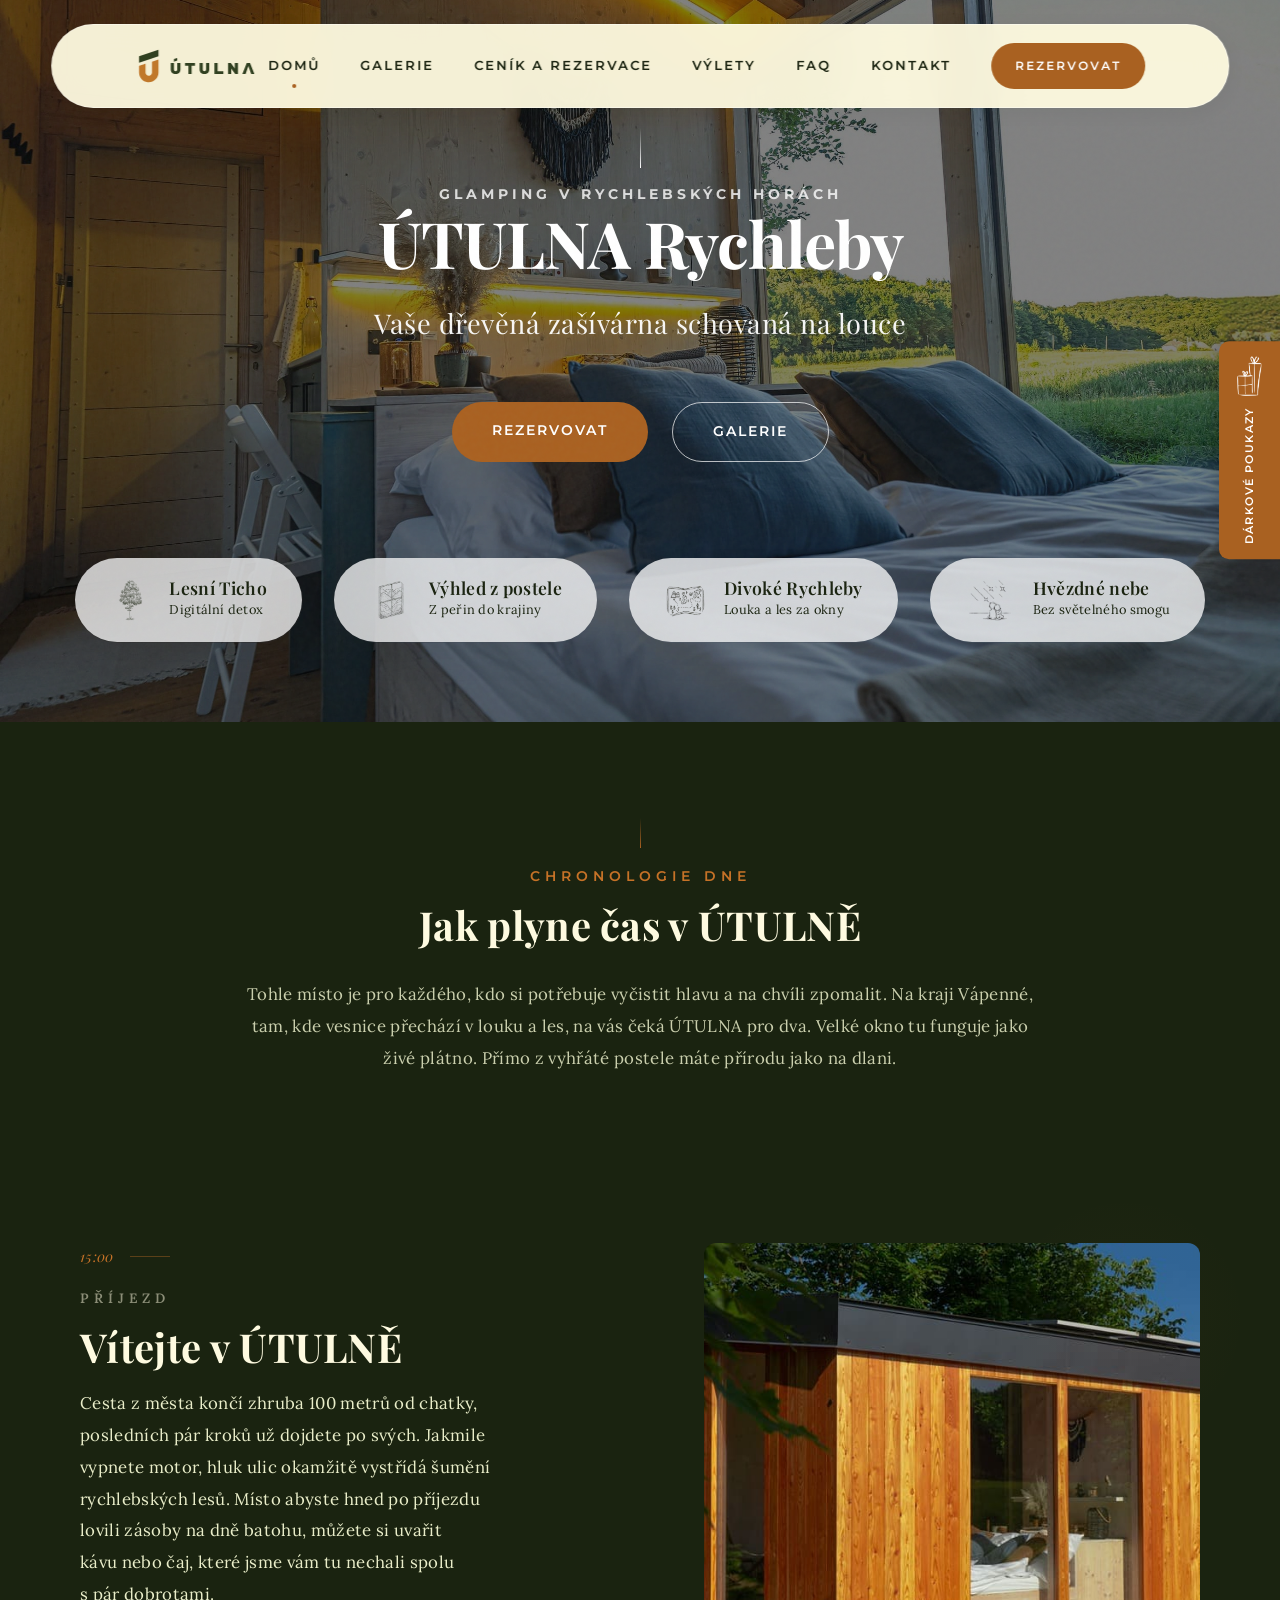
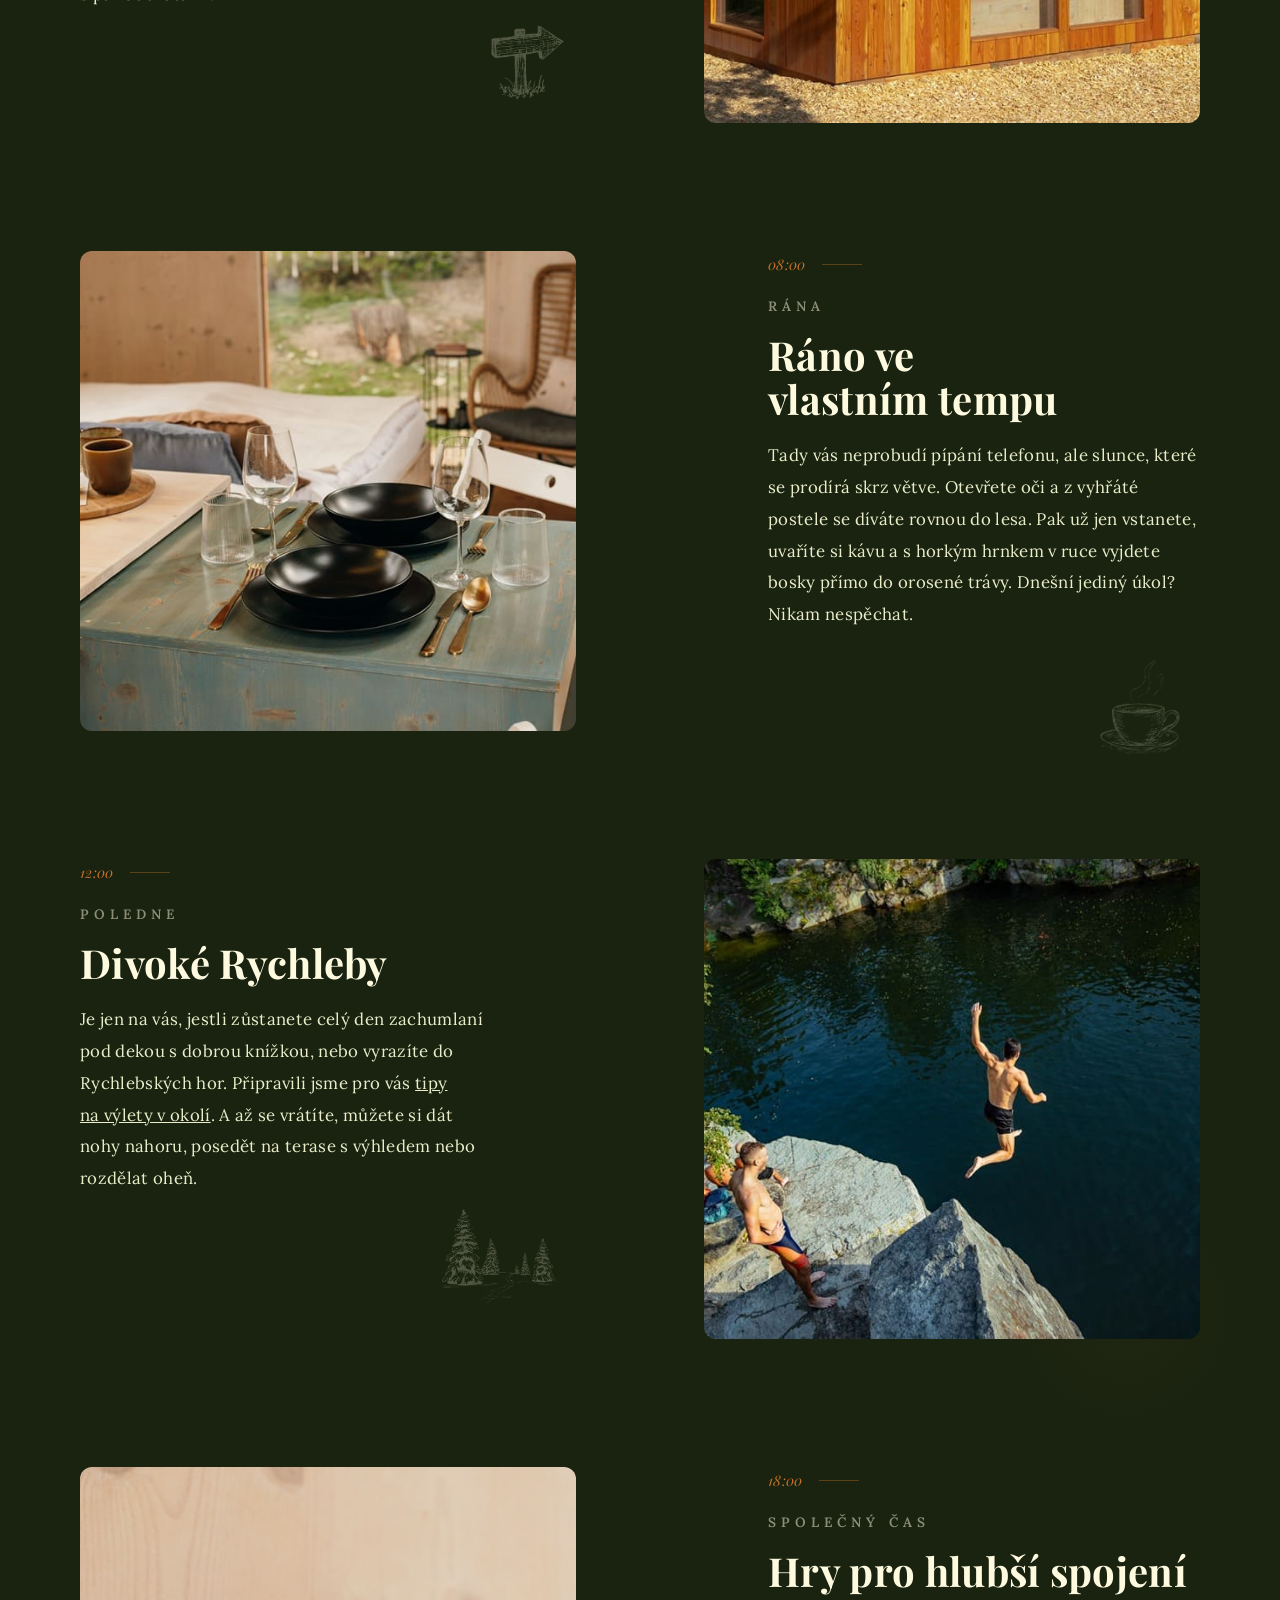
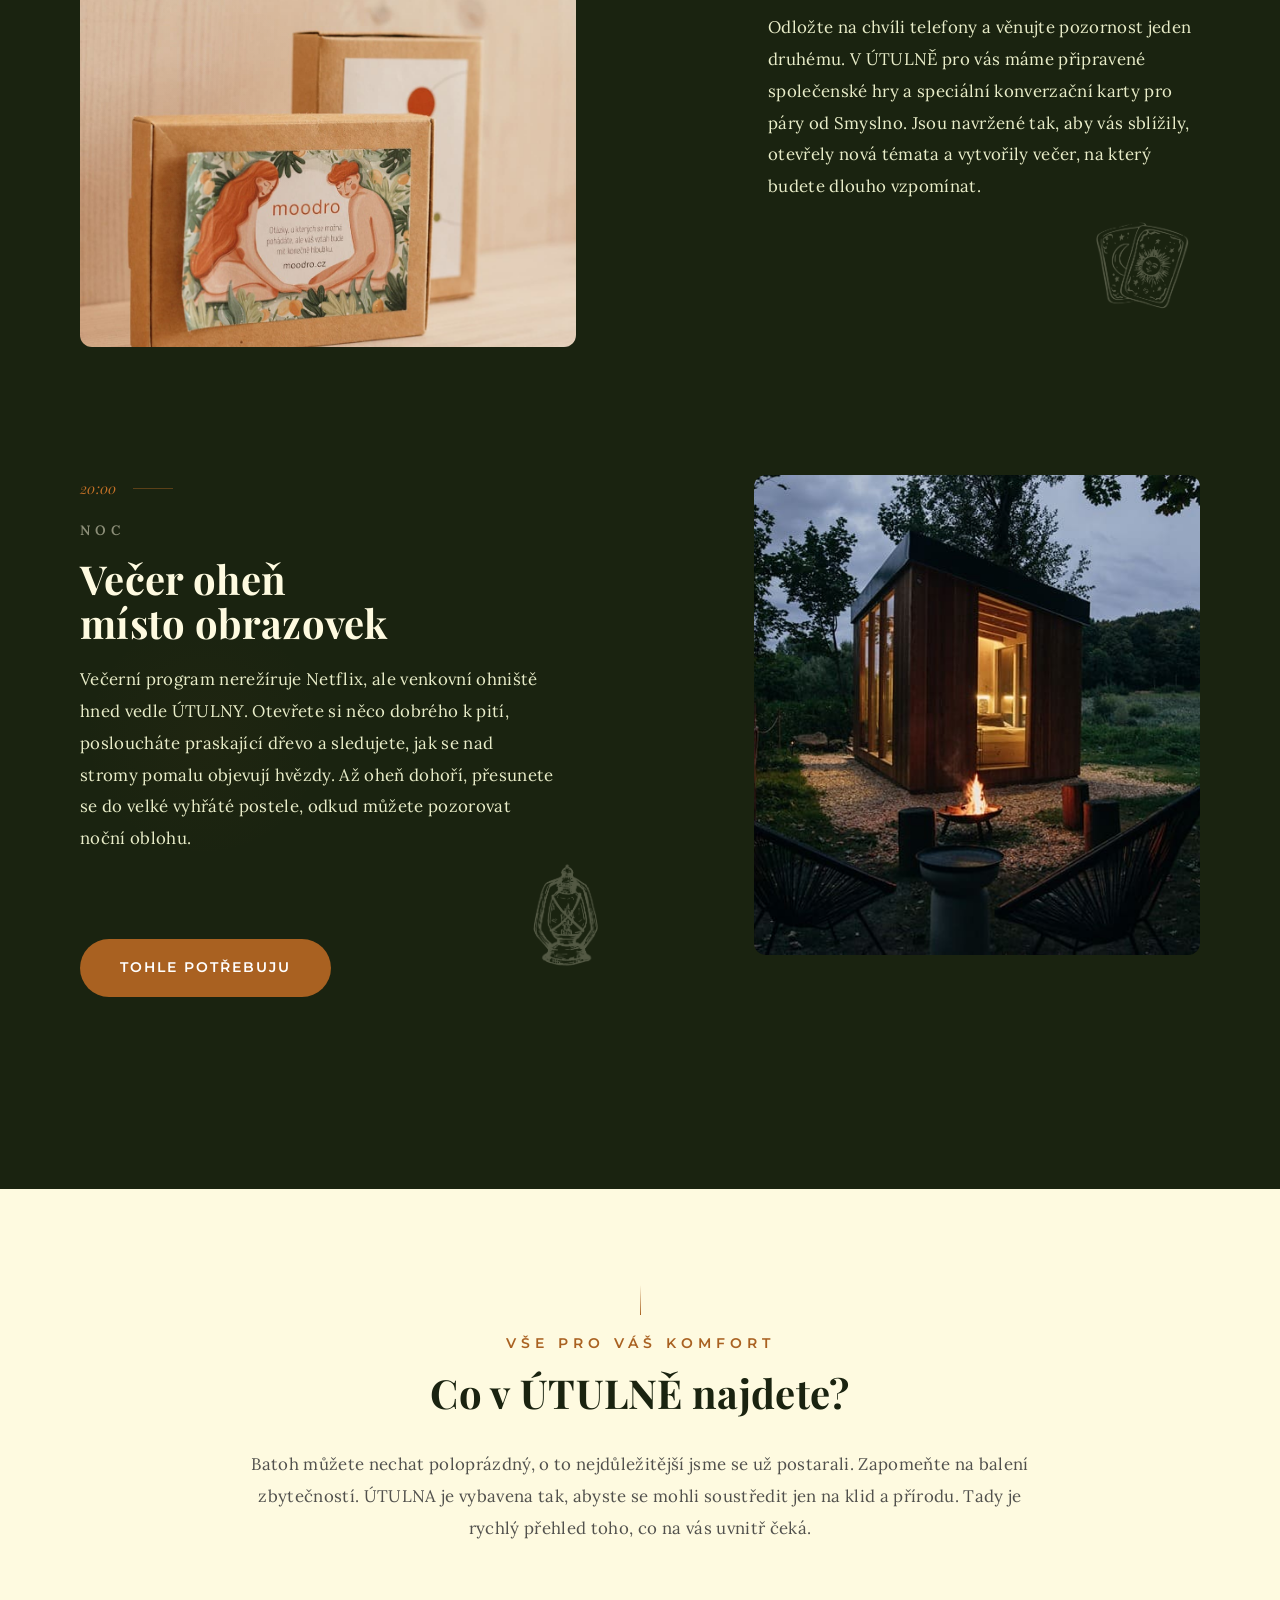
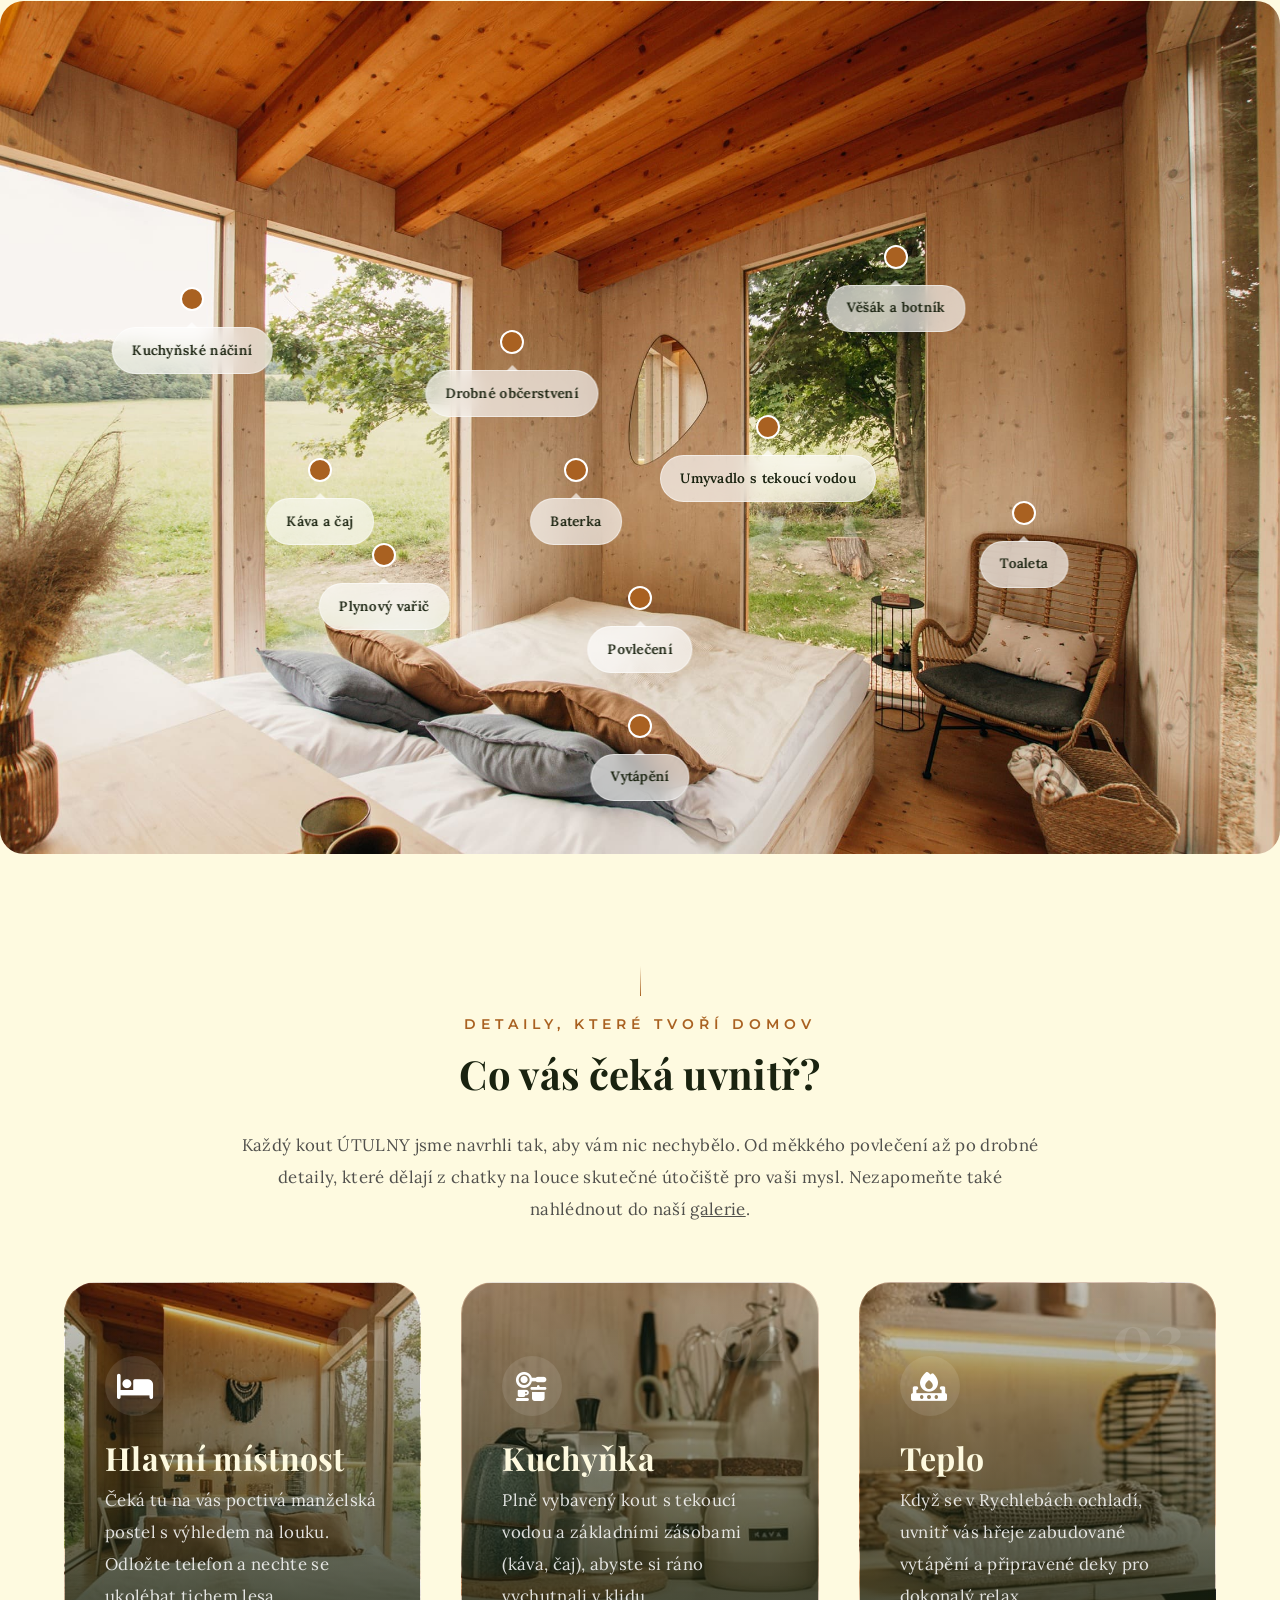
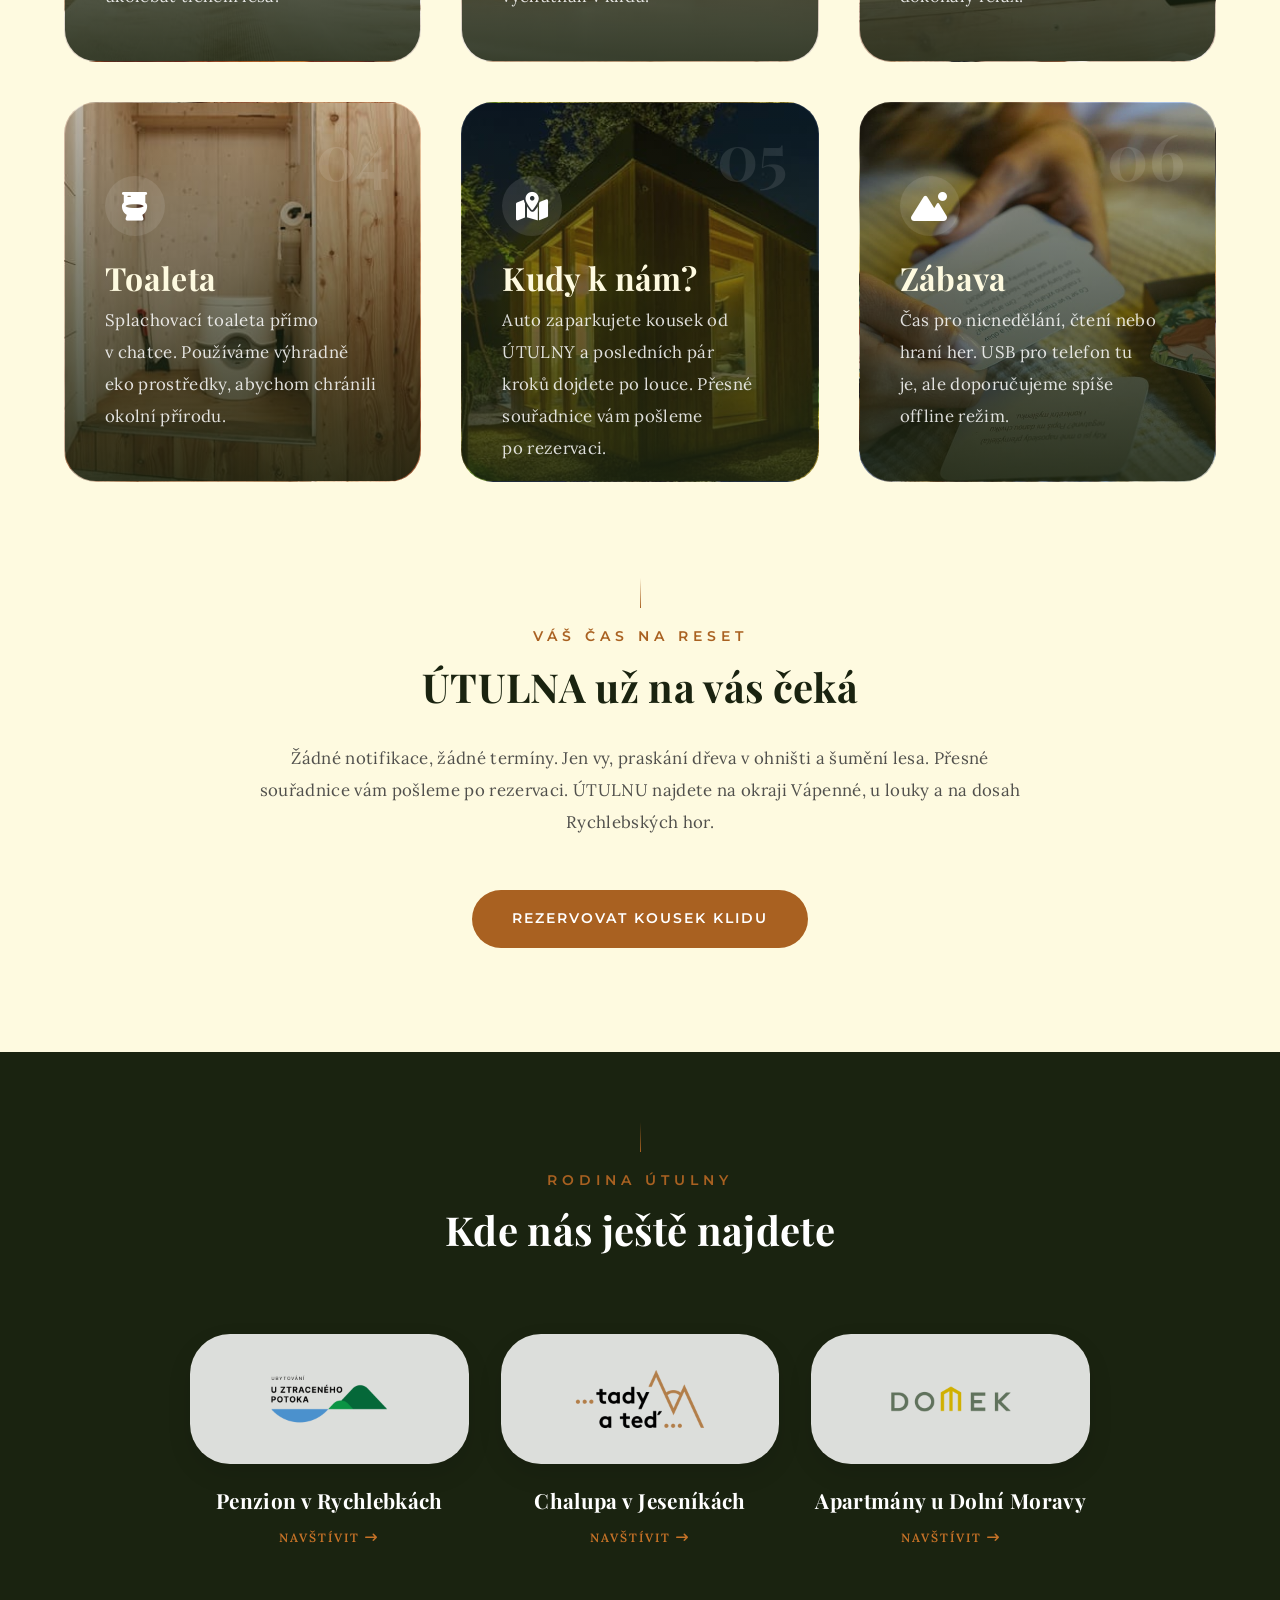
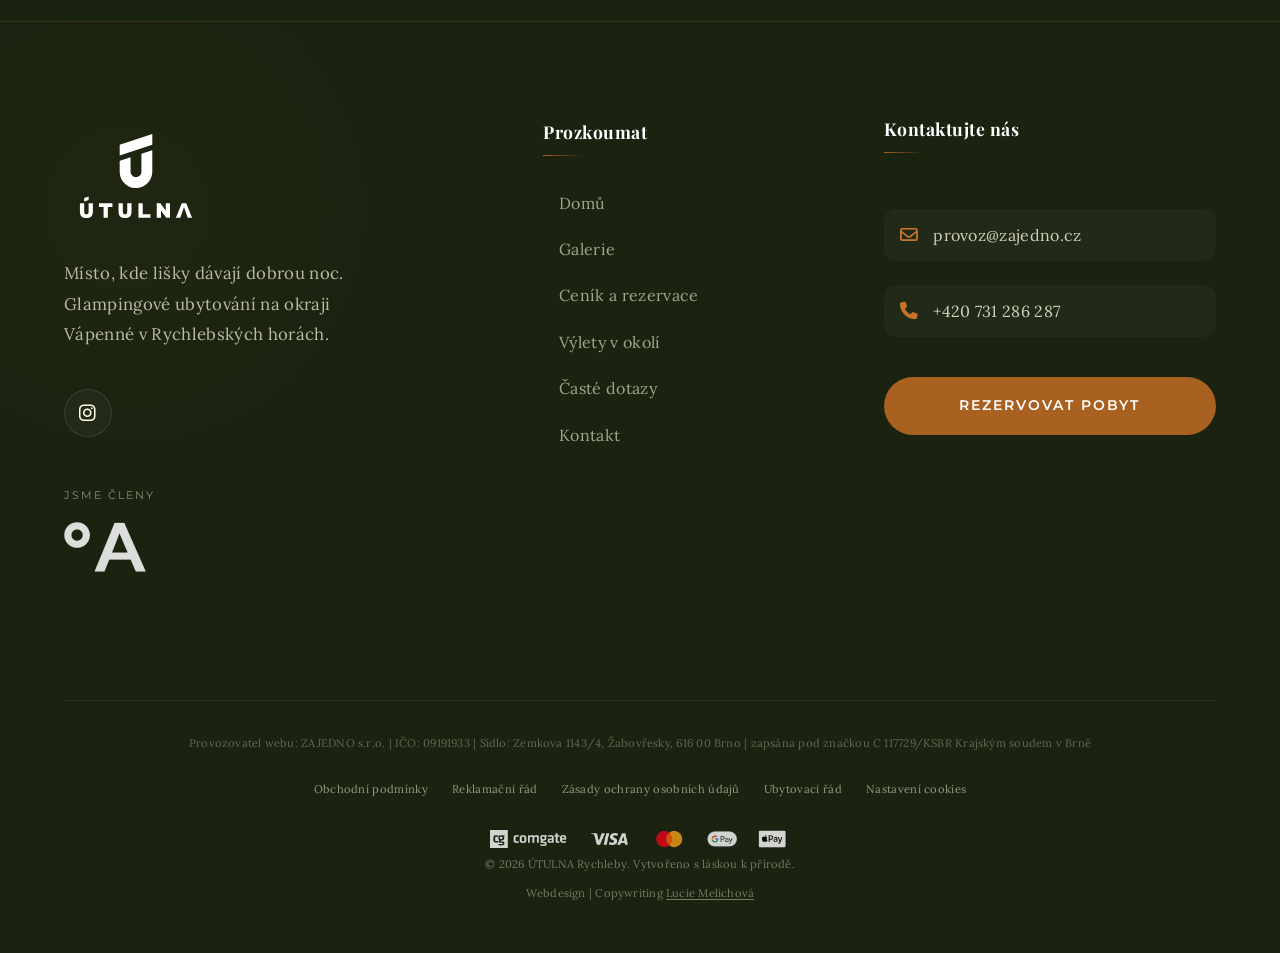
<file: index.html>
<!DOCTYPE html>
<html lang="cs">

<head>
    <meta charset="UTF-8">
    <meta name="viewport" content="width=device-width, initial-scale=1.0">
    <script src="js/consent-init.min.js?v=20261110"></script>
    <script src="js/gtm.min.js?v=20261110"></script>
    <title>ÚTULNA Rychleby | Glamping v&nbsp;Rychlebských horách</title>
    <meta name="description"
        content="Netradiční ubytování v Rychlebských horách. ÚTULNA na louce na okraji Vápenné, bez notifikací, jen šumění lesa.">

    <!-- Preconnect for external resources -->
    <link rel="preconnect" href="https://fonts.googleapis.com">
    <link rel="preconnect" href="https://fonts.gstatic.com" crossorigin>
    <link rel="preconnect" href="https://cdnjs.cloudflare.com">

    <!-- Preload critical CSS -->
    <link rel="preload" href="css/style.min.css?v=20261015b" as="style">

    <!-- Critical CSS - load synchronously -->
    <link rel="stylesheet" href="css/style.min.css?v=20261015b">

    <!-- Favicon -->
    <link rel="icon" type="image/svg+xml" href="favicon.svg">

    <!-- Non-critical CSS - load asynchronously -->
    <link rel="preload" as="style" href="https://fonts.googleapis.com/css2?family=Lora:wght@400;500;600&family=Montserrat:wght@300;400;600&family=Playfair+Display:ital,wght@0,400;0,700;1,400&display=swap">
    <link rel="preload" as="style" href="https://cdnjs.cloudflare.com/ajax/libs/font-awesome/6.4.0/css/all.min.css" crossorigin="anonymous">
    <link rel="stylesheet" href="https://cdnjs.cloudflare.com/ajax/libs/font-awesome/6.4.0/css/all.min.css" media="print" data-async-css integrity="sha512-iecdLmaskl7CVkqkXNQ/ZH/XLlvWZOJyj7Yy7tcenmpD1ypASozpmT/E0iPtmFIB46ZmdtAc9eNBvH0H/ZpiBw==" crossorigin="anonymous" referrerpolicy="no-referrer">
    <noscript><link rel="stylesheet" href="https://cdnjs.cloudflare.com/ajax/libs/font-awesome/6.4.0/css/all.min.css" integrity="sha512-iecdLmaskl7CVkqkXNQ/ZH/XLlvWZOJyj7Yy7tcenmpD1ypASozpmT/E0iPtmFIB46ZmdtAc9eNBvH0H/ZpiBw==" crossorigin="anonymous" referrerpolicy="no-referrer"></noscript>
    <link href="https://fonts.googleapis.com/css2?family=Lora:wght@400;500;600&family=Montserrat:wght@300;400;600&family=Playfair+Display:ital,wght@0,400;0,700;1,400&display=swap" rel="stylesheet" media="print" data-async-css>
    <noscript><link
        href="https://fonts.googleapis.com/css2?family=Lora:wght@400;500;600&family=Montserrat:wght@300;400;600&family=Playfair+Display:ital,wght@0,400;0,700;1,400&display=swap"
        rel="stylesheet"></noscript>
    <script src="js/async-css.min.js" defer></script>

    <link rel="canonical" href="https://utulna-rychleby.cz/">

    <!-- Open Graph -->
    <meta property="og:type" content="website">
    <meta property="og:url" content="https://utulna-rychleby.cz/">
    <meta property="og:title" content="ÚTULNA Rychleby | Glamping v Rychlebských horách">
    <meta property="og:description" content="Netradiční ubytování v Rychlebských horách. ÚTULNA na louce na okraji Vápenné, bez notifikací, jen šumění lesa.">
    <meta property="og:image" content="https://utulna-rychleby.cz/Obrazky/nahled%20socialni%20site.jpg">
    <meta property="og:locale" content="cs_CZ">

    <!-- Structured Data -->
    <script type="application/ld+json">
    {
      "@context": "https://schema.org",
      "@graph": [
        {
          "@type": "WebSite",
          "@id": "https://utulna-rychleby.cz/#website",
          "url": "https://utulna-rychleby.cz",
          "name": "ÚTULNA Rychleby",
          "description": "Netradiční ubytování v Rychlebských horách. ÚTULNA na louce na okraji Vápenné, bez notifikací, jen šumění lesa.",
          "inLanguage": "cs"
        },
        {
          "@type": "Campground",
          "@id": "https://utulna-rychleby.cz/#business",
          "name": "ÚTULNA Rychleby",
          "description": "Glampingové ubytování na okraji Vápenné v Rychlebských horách. Dřevěná chatka na louce pro dva, s ohništěm, kuchyňkou a výhledem do lesa.",
          "url": "https://utulna-rychleby.cz",
          "telephone": "+420731286287",
          "email": "provoz@zajedno.cz",
          "image": "https://utulna-rychleby.cz/Obrazky/uvodni.jpeg",
          "priceRange": "1800–2400 CZK / noc",
          "address": {
            "@type": "PostalAddress",
            "addressLocality": "Vápenná",
            "postalCode": "790 64",
            "addressCountry": "CZ",
            "addressRegion": "Olomoucký kraj"
          },
          "geo": {
            "@type": "GeoCoordinates",
            "latitude": "50.2833",
            "longitude": "17.0600"
          },
          "amenityFeature": [
            { "@type": "LocationFeatureSpecification", "name": "Ohniště", "value": true },
            { "@type": "LocationFeatureSpecification", "name": "Kuchyňka", "value": true },
            { "@type": "LocationFeatureSpecification", "name": "Ložnice pro 2 osoby", "value": true },
            { "@type": "LocationFeatureSpecification", "name": "Toaleta", "value": true },
            { "@type": "LocationFeatureSpecification", "name": "Vytápění", "value": true },
            { "@type": "LocationFeatureSpecification", "name": "USB nabíjení", "value": true }
          ],
          "numberOfRooms": 1,
          "petsAllowed": false,
          "sameAs": [
            "https://www.facebook.com",
            "https://www.instagram.com"
          ]
        },
        {
          "@type": "BreadcrumbList",
          "itemListElement": [
            {
              "@type": "ListItem",
              "position": 1,
              "name": "Domů",
              "item": "https://utulna-rychleby.cz"
            }
          ]
        }
      ]
    }
    </script>
</head>

<body>
    <noscript><iframe src="https://www.googletagmanager.com/ns.html?id=GTM-5K8M2TVL" height="0" width="0" style="display:none;visibility:hidden"></iframe></noscript>

    <!-- Floating Voucher Side Tab -->
    <a href="darkove-poukazy.html" class="voucher-side-tab" aria-label="Dárkové poukazy">
        <img src="Obrazky/ikona darkove poukazy.png" alt="" aria-hidden="true" width="486" height="513">
        <span>Dárkové poukazy</span>
    </a>

    <header>
        <div class="container nav-container">
            <a href="/" class="logo">
                <img src="Obrazky/Utulna loho do hlavicky.svg" alt="ÚTULNA Rychleby">
            </a>
            <div class="hamburger">
                <span></span>
                <span></span>
                <span></span>
            </div>
            <nav class="nav-menu">
                <a href="/" class="nav-link active">Domů</a>
                <a href="galerie.html" class="nav-link">Galerie</a>
                <a href="cenik.html" class="nav-link">Ceník a&nbsp;rezervace</a>
                <a href="tipy-na-vylety.html" class="nav-link">Výlety</a>
                <a href="caste-dotazy.html" class="nav-link">FAQ</a>
                <a href="kontakt.html" class="nav-link">Kontakt</a>
                <a href="cenik.html#booking-section" class="nav-link btn btn-primary">Rezervovat</a>
            </nav>
        </div>
    </header>

    <main>
        <!-- Unified Cinematic Hero -->
        <section class="subpage-hero hero-home">
            <div class="container fade-in">
                <div class="editorial-line"></div>
                <h1 class="editorial-tag">Glamping v&nbsp;Rychlebských horách</h1>
                <h2>ÚTULNA Rychleby</h2>
                <h3 class="hero-lead">Vaše dřevěná zašívárna schovaná na louce</h3>
                <div class="hero-btns">
                    <a href="cenik.html#booking-section" class="btn btn-primary">Rezervovat</a>
                    <a href="galerie.html" class="btn btn-secondary">Galerie</a>
                </div>

                <!-- Interactive Nature Features -->
                <div class="hero-features">
                    <a href="#welcome" class="feature-pill">
                        <div class="feature-circle">
                            <img src="Obrazky/ikona 1.png" alt="" aria-hidden="true" width="486" height="513">
                        </div>
                        <div class="feature-text">
                            <h4>Lesní Ticho</h4>
                            <span>Digitální detox</span>
                        </div>
                    </a>

                    <a href="#morning" class="feature-pill">
                        <div class="feature-circle">
                            <img src="Obrazky/ikona 2.png" alt="" aria-hidden="true" width="486" height="513">
                        </div>
                        <div class="feature-text">
                            <h4>Výhled z&nbsp;postele</h4>
                            <span>Z peřin do krajiny</span>
                        </div>
                    </a>

                    <a href="#nature" class="feature-pill">
                        <div class="feature-circle">
                            <img src="Obrazky/ikona 3.png" alt="" aria-hidden="true" width="486" height="513">
                        </div>
                        <div class="feature-text">
                            <h4>Divoké Rychleby</h4>
                            <span>Louka a&nbsp;les za okny</span>
                        </div>
                    </a>

                    <a href="#evening" class="feature-pill">
                        <div class="feature-circle">
                            <img src="Obrazky/ikona 4.png" alt="" aria-hidden="true" width="486" height="513">
                        </div>
                        <div class="feature-text">
                            <h4>Hvězdné nebe</h4>
                            <span>Bez světelného smogu</span>
                        </div>
                    </a>
                </div>
        </section>



        <!-- The Experience: Editorial Story Section -->
        <section id="experience-lifestyle" class="ref-timeline">
            <div class="ref-wrapper">
                <div class="editorial-header fade-in">
                    <div class="editorial-line"></div>
                    <span class="editorial-tag">Chronologie dne</span>
                    <h2>Jak plyne čas v&nbsp;ÚTULNĚ</h2>
                    <div class="editorial-intro">

                        <p>Tohle místo je pro každého, kdo si potřebuje vyčistit hlavu a&nbsp;na chvíli zpomalit. Na kraji
                            Vápenné, tam, kde vesnice přechází v&nbsp;louku a&nbsp;les, na vás čeká ÚTULNA pro dva. Velké okno tu funguje jako živé plátno. Přímo z&nbsp;vyhřáté postele máte přírodu jako na
                            dlani.</p>
                    </div>
                </div>

                <!-- Timeline removed per user request -->

                <!-- STEP 1: Top Left Text, Top Right Image -->
                <div id="welcome" class="ref-item item-1 fade-in">
                    <div class="ref-text-box">
                        <div class="time-tag">15:00</div>
                        <span class="ref-label">Příjezd</span>
                        <h3>Vítejte v&nbsp;ÚTULNĚ</h3>
                        <p>Cesta z&nbsp;města končí zhruba 100 metrů od chatky, posledních pár kroků už dojdete po svých.
                            Jakmile vypnete motor, hluk ulic okamžitě vystřídá šumění
                            rychlebských lesů. Místo abyste hned po příjezdu lovili zásoby na dně batohu, můžete si
                            uvařit kávu nebo čaj, které jsme vám tu nechali spolu s&nbsp;pár dobrotami.</p>
                        <img src="Obrazky/ikona vitejte.png" alt="" aria-hidden="true" class="ref-icon-img" loading="lazy" width="486" height="513">
                    </div>
                    <div class="ref-img-box">
                        <img src="Obrazky/vitejte%20v%20utulne.jpeg" alt="Vítejte v ÚTULNĚ"
                            class="vertical-img shadow-img" loading="lazy" width="843" height="562">
                    </div>
                </div>

                <!-- STEP 2: Middle Right Text, Middle Left Image -->
                <div id="morning" class="ref-item item-2 fade-in">
                    <div class="ref-img-box">
                        <img src="Obrazky/rano%20ve%20vlastnim%20tempu.jpeg" alt="Ráno ve vlastním tempu"
                            class="landscape-img shadow-img" loading="lazy" width="859" height="572">
                    </div>
                    <div class="ref-text-box text-right-align">
                        <div class="time-tag">08:00</div>
                        <span class="ref-label">Rána</span>
                        <h3>Ráno ve vlastním tempu</h3>
                        <p>Tady vás neprobudí pípání telefonu, ale slunce, které se prodírá skrz větve. Otevřete oči a&nbsp;z
                            vyhřáté postele se díváte rovnou do lesa. Pak už jen vstanete, uvaříte si kávu a&nbsp;s&nbsp;horkým
                            hrnkem v&nbsp;ruce vyjdete bosky přímo do orosené trávy. Dnešní jediný úkol? Nikam nespěchat.</p>
                        <img src="Obrazky/ikona rano ve vlastnim tempu.png" alt="" aria-hidden="true" class="ref-icon-img" loading="lazy" width="486" height="513">
                    </div>
                </div>

                <!-- STEP 3: Bottom Left Text, Bottom Right Image -->
                <div id="nature" class="ref-item item-3 fade-in">
                    <div class="ref-text-box">
                        <div class="time-tag">12:00</div>
                        <span class="ref-label">Poledne</span>
                        <h3>Divoké Rychleby</h3>
                        <p>Je jen na vás, jestli zůstanete celý den zachumlaní pod dekou s&nbsp;dobrou knížkou, nebo
                            vyrazíte do Rychlebských hor. Připravili jsme pro vás <a href="tipy-na-vylety.html"
                                style="color: inherit; text-decoration: underline;">tipy na výlety v&nbsp;okolí</a>. A&nbsp;až se
                            vrátíte, můžete si dát nohy nahoru, posedět na terase s&nbsp;výhledem nebo rozdělat oheň.</p>
                        <img src="Obrazky/ikona divoke rychleby.png" alt="" aria-hidden="true" class="ref-icon-img" loading="lazy" width="486" height="513">
                    </div>
                    <div class="ref-img-box">
                        <img src="Obrazky/zatopene%20lomy.jpeg" alt="Zatopené lomy v Rychlebech"
                            class="vertical-img shadow-img" loading="lazy" width="825" height="550">
                    </div>
                </div>

                <!-- STEP 4: Společenské hry -->
                <div class="ref-item item-4 fade-in">
                    <div class="ref-img-box">
                        <img src="Obrazky/hry%20pro%20pary.jpeg" alt="Společenské hry v ÚTULNĚ"
                            class="landscape-img shadow-img" loading="lazy" width="1145" height="1717">
                    </div>
                    <div class="ref-text-box text-right-align">
                        <div class="time-tag">18:00</div>
                        <span class="ref-label">Společný čas</span>
                        <h3>Hry pro hlubší spojení</h3>
                        <p>Odložte na chvíli telefony a&nbsp;věnujte pozornost jeden druhému. V&nbsp;ÚTULNĚ pro vás máme
                            připravené společenské hry a&nbsp;speciální konverzační karty pro páry od Smyslno. Jsou navržené
                            tak, aby vás sblížily, otevřely nová témata a&nbsp;vytvořily večer, na který budete dlouho
                            vzpomínat.</p>
                        <img src="Obrazky/ikona hry pro hlubsi spojeni .png" alt="" aria-hidden="true" class="ref-icon-img" loading="lazy" width="486" height="513">
                    </div>
                </div>

                <!-- STEP 5: Ohniště -->
                <div id="evening" class="ref-item item-5 fade-in">
                    <div class="ref-text-box">
                        <div class="time-tag">20:00</div>
                        <span class="ref-label">Noc</span>
                        <h3>Večer oheň místo obrazovek</h3>
                        <p>Večerní program nerežíruje Netflix, ale venkovní ohniště hned vedle ÚTULNY. Otevřete si něco
                            dobrého k&nbsp;pití, posloucháte praskající dřevo a&nbsp;sledujete, jak se nad stromy pomalu objevují
                            hvězdy. Až oheň dohoří, přesunete se do velké vyhřáté postele, odkud můžete pozorovat noční
                            oblohu.</p>
                        <img src="Obrazky/ikona ohen misto obrazovek.png" alt="" aria-hidden="true" class="ref-icon-img" loading="lazy" width="486" height="513">
                    </div>
                    <div class="ref-img-box">
                        <img src="Obrazky/ohen%20misto%20obrazovek.jpeg" alt="Oheň místo obrazovek"
                            class="landscape-img shadow-img" loading="lazy" width="823" height="548">
                    </div>
                    <a href="cenik.html" class="btn btn-primary story-btn">Tohle potřebuju</a>
                </div>

            </div>
        </section>

        <!-- Features Header: Editorial Lead -->
        <section id="features-intro" class="container fade-in">
            <div class="editorial-header">
                <div class="editorial-line"></div>
                <span class="editorial-tag">Vše pro váš komfort</span>
                <h2 class="text-center">Co v&nbsp;ÚTULNĚ najdete?</h2>
                <div class="editorial-intro">
                    <p>Batoh můžete nechat poloprázdný, o&nbsp;to nejdůležitější jsme se už postarali. Zapomeňte na balení
                        zbytečností. ÚTULNA je vybavena tak, abyste se mohli soustředit jen na klid a&nbsp;přírodu. Tady je
                        rychlý přehled toho, co na vás uvnitř čeká.</p>
                </div>
            </div>
        </section>

        <!-- Pin Spotlight Section (Full Width) -->
        <section class="pin-section fade-in">
            <div style="position: relative;">
                <img src="Obrazky/piny.jpeg" alt="Vybavení ÚTULNY" class="pin-bg-img" loading="lazy" width="2281" height="1520">

                <!-- 1. Kuchyňské náčiní -->
                <div id="pin-kuchyne" class="pin-marker" style="top: 35%; left: 15%;">
                    <div class="pin-dot"></div>
                    <div class="pin-label">Kuchyňské náčiní</div>
                </div>
                <!-- 2. Káva a čaj -->
                <div id="pin-kava" class="pin-marker" style="top: 55%; left: 25%;">
                    <div class="pin-dot"></div>
                    <div class="pin-label">Káva a&nbsp;čaj</div>
                </div>
                <!-- 3. Plynový vařič -->
                <div id="pin-varic" class="pin-marker" style="top: 65%; left: 30%;">
                    <div class="pin-dot"></div>
                    <div class="pin-label">Plynový vařič</div>
                </div>
                <!-- 4. Toaleta -->
                <div id="pin-toaleta" class="pin-marker" style="top: 60%; left: 80%;">
                    <div class="pin-dot"></div>
                    <div class="pin-label">Toaleta</div>
                </div>
                <!-- 5. Drobné občerstvení -->
                <div id="pin-obcerstveni" class="pin-marker" style="top: 40%; left: 40%;">
                    <div class="pin-dot"></div>
                    <div class="pin-label">Drobné občerstvení</div>
                </div>
                <!-- 6. Povlečení -->
                <div id="pin-povleceni" class="pin-marker" style="top: 70%; left: 50%;">
                    <div class="pin-dot"></div>
                    <div class="pin-label">Povlečení</div>
                </div>
                <!-- 7. Umyvadlo s tekoucí vodou -->
                <div id="pin-voda" class="pin-marker" style="top: 50%; left: 60%;">
                    <div class="pin-dot"></div>
                    <div class="pin-label">Umyvadlo s&nbsp;tekoucí vodou</div>
                </div>
                <!-- 8. Vytápění -->
                <div id="pin-vytapeni" class="pin-marker" style="top: 85%; left: 50%;">
                    <div class="pin-dot"></div>
                    <div class="pin-label">Vytápění</div>
                </div>
                <!-- 9. Věšák a botník -->
                <div id="pin-vesak" class="pin-marker" style="top: 30%; left: 70%;">
                    <div class="pin-dot"></div>
                    <div class="pin-label">Věšák a&nbsp;botník</div>
                </div>
                <!-- 10. Baterka -->
                <div id="pin-baterka" class="pin-marker" style="top: 55%; left: 45%;">
                    <div class="pin-dot"></div>
                    <div class="pin-label">Baterka</div>
                </div>
            </div>
        </section>

        <!-- Interior Intro: Editorial Transition -->
        <section id="amenities-intro" class="container fade-in" style="padding-top: 5rem; margin-bottom: 0;">
            <div class="editorial-header">
                <div class="editorial-line"></div>
                <span class="editorial-tag">Detaily, které tvoří domov</span>
                <h2>Co vás čeká uvnitř?</h2>
                <div class="editorial-intro">
                    <p>Každý kout ÚTULNY jsme navrhli tak, aby vám nic nechybělo. Od měkkého povlečení až po drobné
                        detaily, které dělají z&nbsp;chatky na louce skutečné útočiště pro vaši mysl. Nezapomeňte také
                        nahlédnout do naší <a href="galerie.html"
                            style="color: inherit; text-decoration: underline;">galerie</a>.</p>
                </div>
            </div>
        </section>

        <!-- Detailed Amenities Info Section (Cinematic Gallery Style) -->
        <section class="details-section container fade-in">
            <div class="details-grid">
                <div class="detail-block" style="background-image: url('Obrazky/hlavni%20mistnost.jpeg');">
                    <span class="block-number">01</span>
                    <i class="fa-solid fa-bed"></i>
                    <h3>Hlavní místnost</h3>
                    <p>Čeká tu na vás poctivá manželská postel s&nbsp;výhledem na louku. Odložte telefon a&nbsp;nechte se
                        ukolébat tichem lesa.</p>
                </div>

                <div class="detail-block" style="background-image: url('Obrazky/kuchynka.jpeg');">
                    <span class="block-number">02</span>
                    <i class="fa-solid fa-kitchen-set"></i>
                    <h3>Kuchyňka</h3>
                    <p>Plně vybavený kout s&nbsp;tekoucí vodou a&nbsp;základními zásobami (káva, čaj), abyste si ráno
                        vychutnali v&nbsp;klidu.</p>
                </div>

                <div class="detail-block" style="background-image: url('Obrazky/teplo.jpg');">
                    <span class="block-number">03</span>
                    <i class="fa-solid fa-fire-burner"></i>
                    <h3>Teplo</h3>
                    <p>Když se v&nbsp;Rychlebách ochladí, uvnitř vás hřeje zabudované vytápění a&nbsp;připravené deky pro dokonalý
                        relax.</p>
                </div>

                <div class="detail-block" style="background-image: url('Obrazky/toaleta.jpg');">
                    <span class="block-number">04</span>
                    <i class="fa-solid fa-toilet"></i>
                    <h3>Toaleta</h3>
                    <p>Splachovací toaleta přímo v&nbsp;chatce. Používáme výhradně eko prostředky, abychom chránili okolní
                        přírodu.</p>
                </div>

                <div class="detail-block" style="background-image: url('Obrazky/kudy%20k%20nam.jpeg');">
                    <span class="block-number">05</span>
                    <i class="fa-solid fa-map-location-dot"></i>
                    <h3>Kudy k&nbsp;nám?</h3>
                    <p>Auto zaparkujete kousek od ÚTULNY a&nbsp;posledních pár kroků dojdete po louce. Přesné souřadnice vám
                        pošleme po rezervaci.</p>
                </div>

                <div class="detail-block" style="background-image: url('Obrazky/zabava.jpeg');">
                    <span class="block-number">06</span>
                    <i class="fa-solid fa-mountain-sun"></i>
                    <h3>Zábava</h3>
                    <p>Čas pro nicnedělání, čtení nebo hraní her. USB pro telefon tu je, ale doporučujeme spíše offline
                        režim.</p>
                </div>
            </div>
        </section>

        <section class="footer-cta-editorial fade-in">
            <div class="container">
                <div class="editorial-header">
                    <div class="editorial-line"></div>
                    <span class="editorial-tag">Váš čas na reset</span>
                    <h2>ÚTULNA už na vás čeká</h2>
                    <div class="editorial-intro">
                        <p>Žádné notifikace, žádné termíny. Jen vy, praskání dřeva v&nbsp;ohništi a&nbsp;šumění lesa. Přesné souřadnice vám pošleme po rezervaci. ÚTULNU najdete na okraji Vápenné, u&nbsp;louky a&nbsp;na dosah Rychlebských hor.</p>
                    </div>
                    <div class="editorial-cta-wrapper">
                        <a href="cenik.html#booking-section" class="btn btn-primary">Rezervovat kousek klidu</a>
                    </div>
                </div>
            </div>
        </section>

        <section class="partners-premium-section fade-in">
            <div class="container">
                <div class="editorial-header">
                    <div class="editorial-line"></div>
                    <span class="editorial-tag">Rodina ÚTULNY</span>
                    <h2 class="text-center">Kde nás ještě najdete</h2>
                </div>


                <div class="partners-grid">
                    <a href="https://uztracenehopotoka.cz/" target="_blank" rel="noopener" class="partner-card">
                        <div class="logo-container">
                            <img src="Obrazky/UZP_LOGO.png" alt="Penzion v Rychlebkách" loading="lazy" width="1920" height="1080">
                        </div>
                        <h3>Penzion v&nbsp;Rychlebkách</h3>
                        <span class="partner-meta">Navštívit <i class="fa-solid fa-arrow-right-long"></i></span>
                    </a>

                    <a href="https://chalupa-lipova.cz/" target="_blank" rel="noopener" class="partner-card">
                        <div class="logo-container">
                            <img src="Obrazky/CHTT_LOGO.png" alt="Chalupa v Jeseníkách" loading="lazy" width="1920" height="1080">
                        </div>
                        <h3>Chalupa v&nbsp;Jeseníkách</h3>
                        <span class="partner-meta">Navštívit <i class="fa-solid fa-arrow-right-long"></i></span>
                    </a>

                    <a href="https://domek-pisarov.cz/" target="_blank" rel="noopener" class="partner-card">
                        <div class="logo-container">
                            <img src="Obrazky/DOMEK_LOGO.png" alt="Apartmány u Dolní Moravy" loading="lazy" width="1920" height="1080">
                        </div>
                        <h3>Apartmány u&nbsp;Dolní Moravy</h3>
                        <span class="partner-meta">Navštívit <i class="fa-solid fa-arrow-right-long"></i></span>
                    </a>
                </div>
            </div>
        </section>

    </main>

    <footer class="site-footer">
        <div class="container footer-grid">
            <div class="footer-brand">
                <a href="/" class="footer-logo-link">
                    <img src="Obrazky/Utulna_basic_white.svg" alt="ÚTULNA Rychleby" class="footer-logo">
                </a>
                <p>Místo, kde lišky dávají dobrou noc. Glampingové ubytování na okraji Vápenné v&nbsp;Rychlebských horách.</p>

                <div class="footer-socials">
                    <a href="https://www.instagram.com/utulna_rychleby/" target="_blank" rel="noopener noreferrer" aria-label="Instagram" class="social-icon">
                        <i class="fa-brands fa-instagram"></i>
                    </a>
                </div>

                <div class="footer-members">
                    <span class="footer-members-label">Jsme členy</span>
                    <div class="footer-members-logos">
                        <a href="https://www.amazingplaces.cz/cs/kouzelna-mista/ootoolno-zem-?s=3qonv6vy" target="_blank" rel="noopener" aria-label="Amazing Places">
                            <img src="Obrazky/amazing_places_logo_bile.png" alt="Amazing Places" class="footer-members-ap" loading="lazy" width="300" height="183">
                        </a>
                    </div>
                </div>
            </div>

            <div class="footer-nav">
                <h3>Prozkoumat</h3>
                <ul>
                    <li><a href="/">Domů</a></li>
                    <li><a href="galerie.html">Galerie</a></li>
                    <li><a href="cenik.html">Ceník a&nbsp;rezervace</a></li>
                    <li><a href="tipy-na-vylety.html">Výlety v&nbsp;okolí</a></li>
                    <li><a href="caste-dotazy.html">Časté dotazy</a></li>
                    <li><a href="kontakt.html">Kontakt</a></li>
                </ul>
            </div>

            <div class="footer-contact">
                <h3>Kontaktujte nás</h3>
                <a href="mailto:provoz@zajedno.cz" class="contact-item">
                    <i class="fa-regular fa-envelope"></i>
                    <span>provoz@zajedno.cz</span>
                </a>
                <a href="tel:+420731286287" class="contact-item">
                    <i class="fa-solid fa-phone"></i>
                    <span>+420 731 286 287</span>
                </a>
                <a href="cenik.html#booking-section" class="btn btn-primary footer-cta">Rezervovat pobyt</a>
            </div>
        </div>

        <div class="footer-bottom container">
            <div class="footer-operator">
                <p>Provozovatel webu: ZAJEDNO s.r.o. | IČO: 09191933 | Sídlo: Zemkova 1143/4, Žabovřesky, 616 00 Brno
                    | zapsána pod značkou C 117729/KSBR Krajským soudem v&nbsp;Brně</p>
            </div>
            <div class="footer-legal">
                <a href="dokumenty/vop.pdf" target="_blank" rel="noopener">Obchodní podmínky</a>
                <a href="dokumenty/reklamacni-rad.pdf" target="_blank" rel="noopener">Reklamační řád</a>
                <a href="dokumenty/gdpr.pdf" target="_blank" rel="noopener">Zásady ochrany osobních údajů</a>
                <a href="dokumenty/ubytovaci-rad.pdf" target="_blank" rel="noopener">Ubytovací řád</a>
                <a href="#" class="cky-banner-element">Nastavení cookies</a>
            </div>
            <div class="footer-payment" style="margin-top: 1.5rem; display: flex; justify-content: center;">
                <a href="https://www.comgate.cz/cz/platebni-brana" target="_blank" rel="noopener" style="display: block;">
                    <img src="Obrazky/paticka-comgate-tmava.png" alt="Platební brána Comgate" class="comgate-logo" width="2200" height="200">
                </a>
            </div>
            <p>&copy; <span id="current-year">2026</span> ÚTULNA Rychleby. Vytvořeno s&nbsp;láskou k&nbsp;přírodě.</p>
            <p class="footer-credit">Webdesign | Copywriting <a href="https://www.linkedin.com/in/lucie-melichova/" target="_blank" rel="noopener">Lucie Melichová</a></p>
        </div>
    </footer>

    <script src="js/script.min.js" defer></script>
</body>

</html>
</file>
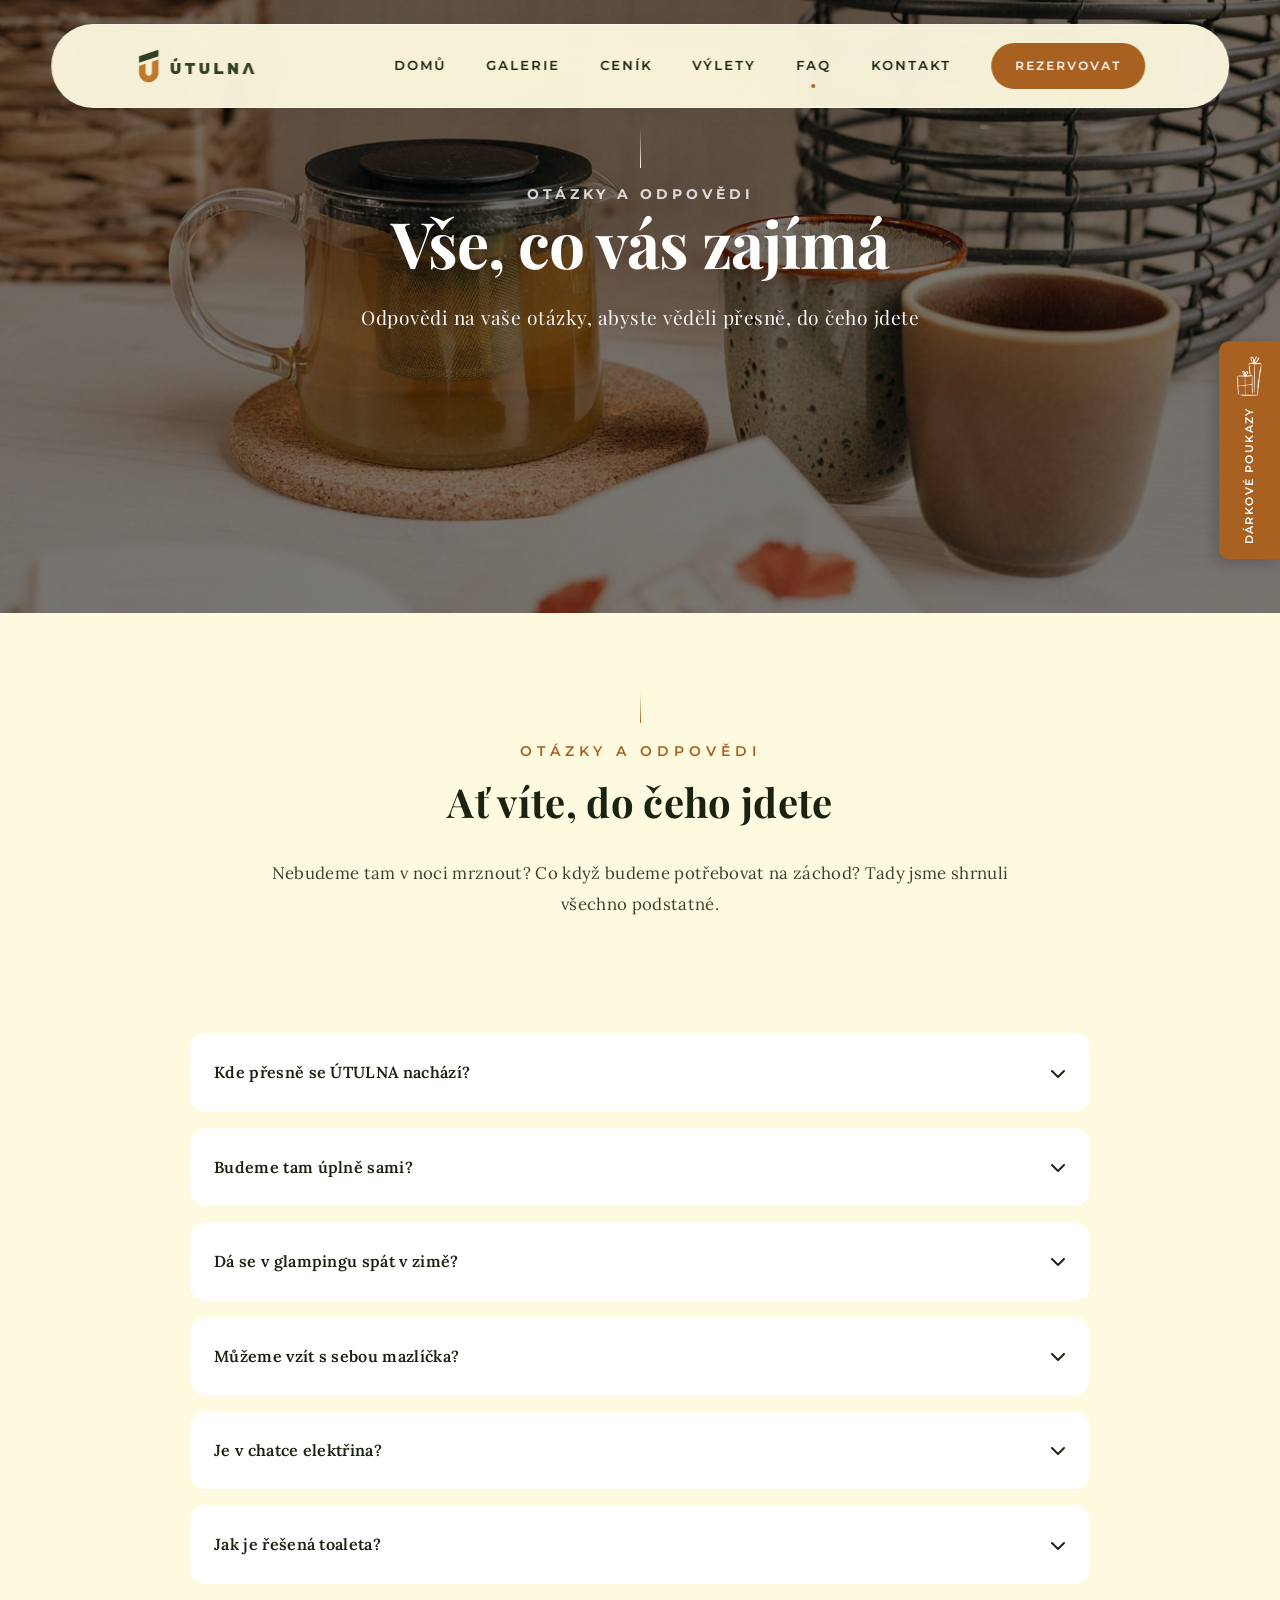
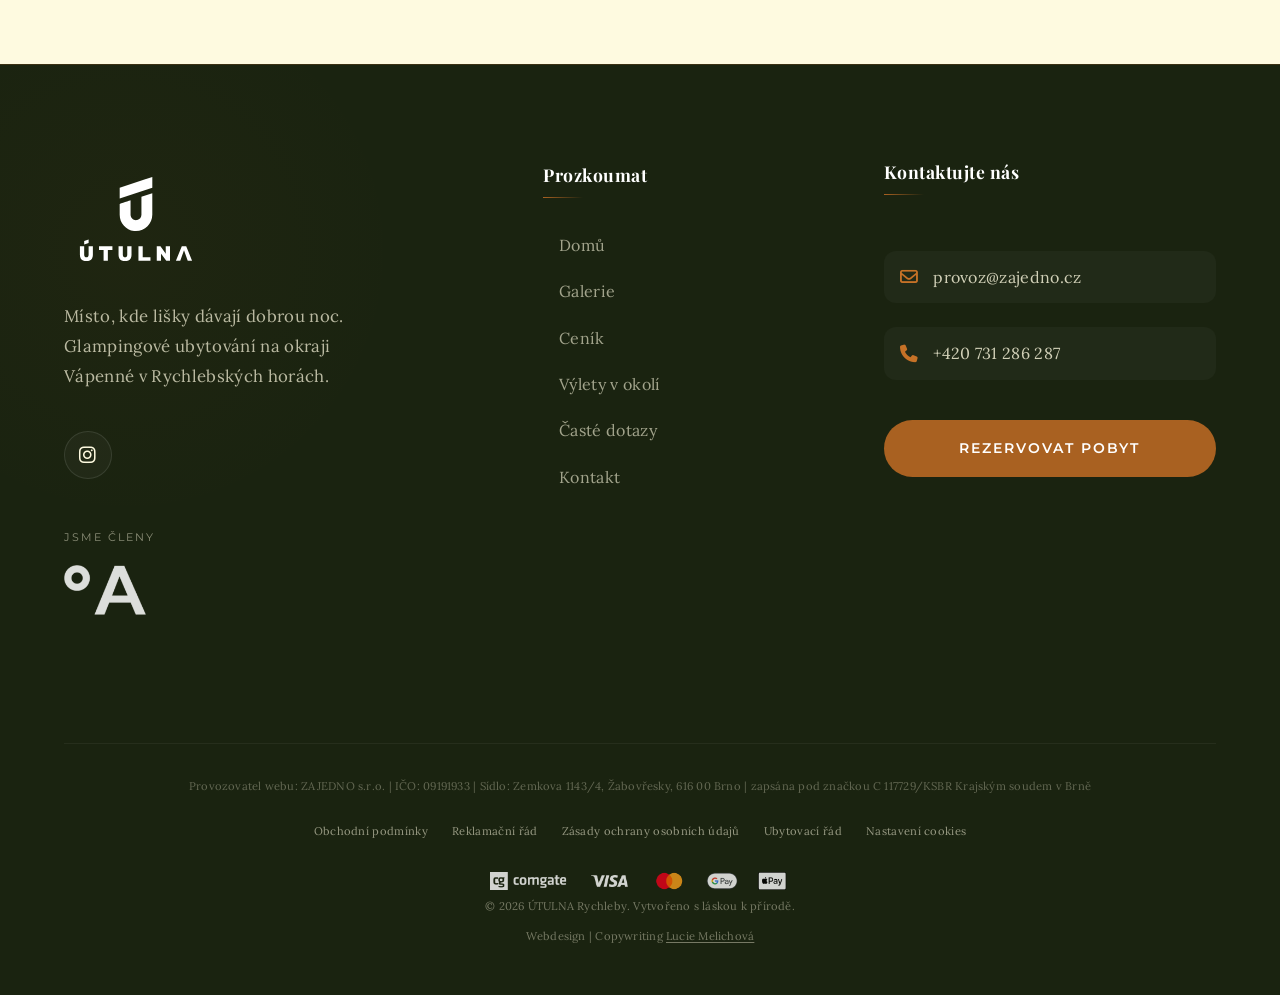
<file: caste-dotazy.html>
<!DOCTYPE html>
<html lang="cs">

<head>
    <meta charset="UTF-8">
    <meta name="viewport" content="width=device-width, initial-scale=1.0">
    <script src="js/consent-init.min.js?v=20261110"></script>
    <script src="js/gtm.min.js?v=20261110"></script>
    <title>Časté dotazy | ÚTULNA Rychleby</title>
    <meta name="description" content="Odpovědi na časté dotazy o glampingu ÚTULNA Rychleby. Kde se nachází, celoroční provoz, mazlíčci, vytápění, toaleta a vše, co potřebujete vědět před rezervací.">
    <link rel="canonical" href="https://utulna-rychleby.cz/caste-dotazy">

    <!-- Open Graph -->
    <meta property="og:type" content="website">
    <meta property="og:url" content="https://utulna-rychleby.cz/caste-dotazy">
    <meta property="og:title" content="Časté dotazy | ÚTULNA Rychleby">
    <meta property="og:description" content="Odpovědi na časté dotazy o glampingu ÚTULNA Rychleby. Kde se nachází, celoroční provoz, mazlíčci, vytápění, toaleta a vše, co potřebujete vědět před rezervací.">
    <meta property="og:image" content="https://utulna-rychleby.cz/Obrazky/nahled%20socialni%20site.jpg">
    <meta property="og:locale" content="cs_CZ">

    <link rel="preconnect" href="https://fonts.googleapis.com">
    <link rel="preconnect" href="https://fonts.gstatic.com" crossorigin>
    <link rel="preconnect" href="https://cdnjs.cloudflare.com">
    <link href="https://fonts.googleapis.com/css2?family=Lora:wght@400;500;600&family=Montserrat:wght@300;400;600&family=Playfair+Display:ital,wght@0,400;0,700;1,400&display=swap" rel="stylesheet" media="print" data-async-css>
    <noscript><link href="https://fonts.googleapis.com/css2?family=Lora:wght@400;500;600&family=Montserrat:wght@300;400;600&family=Playfair+Display:ital,wght@0,400;0,700;1,400&display=swap" rel="stylesheet"></noscript>
    <link rel="stylesheet" href="css/style.min.css?v=20261015b">
    <link rel="icon" type="image/svg+xml" href="favicon.svg">
    <link rel="preload" as="style" href="https://fonts.googleapis.com/css2?family=Lora:wght@400;500;600&family=Montserrat:wght@300;400;600&family=Playfair+Display:ital,wght@0,400;0,700;1,400&display=swap">
    <link rel="preload" as="style" href="https://cdnjs.cloudflare.com/ajax/libs/font-awesome/6.4.0/css/all.min.css" crossorigin="anonymous">
    <link rel="stylesheet" href="https://cdnjs.cloudflare.com/ajax/libs/font-awesome/6.4.0/css/all.min.css" media="print" data-async-css integrity="sha512-iecdLmaskl7CVkqkXNQ/ZH/XLlvWZOJyj7Yy7tcenmpD1ypASozpmT/E0iPtmFIB46ZmdtAc9eNBvH0H/ZpiBw==" crossorigin="anonymous" referrerpolicy="no-referrer">
    <noscript><link rel="stylesheet" href="https://cdnjs.cloudflare.com/ajax/libs/font-awesome/6.4.0/css/all.min.css" integrity="sha512-iecdLmaskl7CVkqkXNQ/ZH/XLlvWZOJyj7Yy7tcenmpD1ypASozpmT/E0iPtmFIB46ZmdtAc9eNBvH0H/ZpiBw==" crossorigin="anonymous" referrerpolicy="no-referrer"></noscript>
    <script src="js/async-css.min.js" defer></script>

    <!-- Structured Data -->
    <script type="application/ld+json">
    {
      "@context": "https://schema.org",
      "@graph": [
        {
          "@type": "FAQPage",
          "mainEntity": [
            {
              "@type": "Question",
              "name": "Kde přesně se ÚTULNA nachází?",
              "acceptedAnswer": {
                "@type": "Answer",
                "text": "ÚTULNA stojí na okraji Vápenné v Rychlebských horách, s výhledem na louku a s horami na dosah. Přesné souřadnice vám pošleme po rezervaci."
              }
            },
            {
              "@type": "Question",
              "name": "Budeme tam úplně sami?",
              "acceptedAnswer": {
                "@type": "Answer",
                "text": "ÚTULNU máte celou jen pro sebe, nejsou tu žádné další chatky ani společné prostory. Na samotě uprostřed lesa ale nejste: stojíme na okraji Vápenné a nedaleko je rodinný dům. Uvnitř chatky, na terase i u ohniště máte soukromí. A když dostanete chuť vyrazit na výlet nebo si něco koupit, vesnici máte na dosah."
              }
            },
            {
              "@type": "Question",
              "name": "Dá se v glampingu spát v zimě?",
              "acceptedAnswer": {
                "@type": "Answer",
                "text": "Ano, ÚTULNA je připravená na celoroční provoz. Uvnitř je výkonné zabudované vytápění, které prostor bez problémů prohřeje i v mrazech."
              }
            },
            {
              "@type": "Question",
              "name": "Můžeme vzít s sebou mazlíčka?",
              "acceptedAnswer": {
                "@type": "Answer",
                "text": "Zvířata máme rádi, ale naše ubytování pro ně není uzpůsobené. ÚTULNA je čistě odpočinkové zázemí pro dvě dospělé osoby. Mazlíčky nechte doma."
              }
            },
            {
              "@type": "Question",
              "name": "Je v chatce elektřina?",
              "acceptedAnswer": {
                "@type": "Answer",
                "text": "Klasické zásuvky na 220 V u nás nenajdete. K dispozici máte pouze USB port pro nabití telefonu. Pobyt je koncipovaný jako digitální detox."
              }
            },
            {
              "@type": "Question",
              "name": "Jak je řešená toaleta?",
              "acceptedAnswer": {
                "@type": "Answer",
                "text": "K dispozici máte plnohodnotnou splachovací toaletu v oddělené místnosti přímo uvnitř chatky. Používáme ekologické prostředky."
              }
            }
          ]
        },
        {
          "@type": "BreadcrumbList",
          "itemListElement": [
            { "@type": "ListItem", "position": 1, "name": "Domů", "item": "https://utulna-rychleby.cz" },
            { "@type": "ListItem", "position": 2, "name": "Časté dotazy", "item": "https://utulna-rychleby.cz/caste-dotazy" }
          ]
        }
      ]
    }
    </script>
</head>

<body>
    <noscript><iframe src="https://www.googletagmanager.com/ns.html?id=GTM-5K8M2TVL" height="0" width="0" style="display:none;visibility:hidden"></iframe></noscript>

    <!-- Floating Voucher Side Tab -->
    <a href="darkove-poukazy.html" class="voucher-side-tab" aria-label="Dárkové poukazy">
        <img src="Obrazky/ikona darkove poukazy.png" alt="" aria-hidden="true" width="486" height="513">
        <span>Dárkové poukazy</span>
    </a>

    <header>
        <div class="container nav-container">
            <a href="/" class="logo">
                <img src="Obrazky/Utulna loho do hlavicky.svg" alt="ÚTULNA Rychleby">
            </a>
            <div class="hamburger"><span></span><span></span><span></span></div>
            <nav class="nav-menu">
                <a href="/" class="nav-link">Domů</a>
                <a href="galerie.html" class="nav-link">Galerie</a>
                <a href="cenik.html" class="nav-link">Ceník</a>
                <a href="tipy-na-vylety.html" class="nav-link">Výlety</a>
                <a href="caste-dotazy.html" class="nav-link active">FAQ</a>
                <a href="kontakt.html" class="nav-link">Kontakt</a>
                <a href="cenik.html#booking-section" class="nav-link btn btn-primary">Rezervovat</a>
            </nav>
        </div>
    </header>

    <main>
        <!-- Unified Subpage Header -->
        <section class="subpage-hero hero-faq">
            <div class="container fade-in">
                <div class="editorial-line"></div>
                <h1 class="editorial-tag">Otázky a&nbsp;odpovědi</h1>
                <h2>Vše, co vás zajímá</h2>
                <h3 class="hero-lead">Odpovědi na vaše otázky, abyste věděli přesně, do čeho jdete</h3>
            </div>
        </section>

        <!-- Editorial Introduction -->
        <section class="container my-grid">
            <div class="editorial-header fade-in">
                <div class="editorial-line"></div>
                <span class="editorial-tag">Otázky a&nbsp;odpovědi</span>
                <h2>Ať víte, do čeho jdete</h2>
                <div class="editorial-intro">
                    <p>Nebudeme tam v&nbsp;noci mrznout? Co když budeme potřebovat na záchod? Tady jsme shrnuli
                        všechno podstatné.</p>
                </div>
            </div>
        </section>

        <section class="container fade-in" style="max-width: 900px; padding-bottom: 4rem; margin-top: 2rem;">

            <div class="accordion-item">
                <div class="accordion-header">
                    Kde přesně se ÚTULNA nachází?
                    <i class="fa-solid fa-chevron-down"></i>
                </div>
                <div class="accordion-content">
                    <p>ÚTULNA stojí na okraji Vápenné v&nbsp;Rychlebských horách, s&nbsp;výhledem na louku a&nbsp;s&nbsp;horami na dosah. Přesné souřadnice vám pošleme po rezervaci.</p>
                </div>
            </div>

            <div class="accordion-item">
                <div class="accordion-header">
                    Budeme tam úplně sami?
                    <i class="fa-solid fa-chevron-down"></i>
                </div>
                <div class="accordion-content">
                    <p>ÚTULNU máte celou jen pro sebe, nejsou tu žádné další chatky ani společné prostory. Na samotě uprostřed lesa ale nejste: stojíme na okraji Vápenné a&nbsp;nedaleko je rodinný dům. Uvnitř chatky, na terase i&nbsp;u&nbsp;ohniště máte soukromí. A&nbsp;když dostanete chuť vyrazit na výlet nebo si něco koupit, vesnici máte na dosah.</p>
                </div>
            </div>

            <div class="accordion-item">
                <div class="accordion-header">
                    Dá se v&nbsp;glampingu spát v&nbsp;zimě?
                    <i class="fa-solid fa-chevron-down"></i>
                </div>
                <div class="accordion-content">
                    <p>Ano, ÚTULNA je připravená na celoroční provoz. Uvnitř je výkonné zabudované vytápění, které
                        prostor bez problémů prohřeje i&nbsp;v&nbsp;mrazech.</p>
                </div>
            </div>

            <div class="accordion-item">
                <div class="accordion-header">
                    Můžeme vzít s&nbsp;sebou mazlíčka?
                    <i class="fa-solid fa-chevron-down"></i>
                </div>
                <div class="accordion-content">
                    <p>Zvířata máme rádi, ale naše ubytování pro ně není uzpůsobené. ÚTULNA je čistě odpočinkové zázemí
                        pro dvě dospělé osoby. Mazlíčky nechte doma.</p>
                </div>
            </div>

            <div class="accordion-item">
                <div class="accordion-header">
                    Je v&nbsp;chatce elektřina?
                    <i class="fa-solid fa-chevron-down"></i>
                </div>
                <div class="accordion-content">
                    <p>Klasické zásuvky na 220 V&nbsp;u&nbsp;nás nenajdete. K&nbsp;dispozici máte pouze USB port pro nabití telefonu.
                        Pobyt je koncipovaný jako digitální detox.</p>
                </div>
            </div>

            <div class="accordion-item">
                <div class="accordion-header">
                    Jak je řešená toaleta?
                    <i class="fa-solid fa-chevron-down"></i>
                </div>
                <div class="accordion-content">
                    <p>K dispozici máte plnohodnotnou splachovací toaletu v&nbsp;oddělené místnosti přímo uvnitř chatky.
                        Používáme ekologické prostředky.</p>
                </div>
            </div>

        </section>
    </main>

    <footer class="site-footer">
        <div class="container footer-grid">
            <div class="footer-brand">
                <a href="/" class="footer-logo-link">
                    <img src="Obrazky/Utulna_basic_white.svg" alt="ÚTULNA Rychleby" class="footer-logo">
                </a>
                <p>Místo, kde lišky dávají dobrou noc. Glampingové ubytování na okraji Vápenné v&nbsp;Rychlebských horách.</p>

                <div class="footer-socials">
                    <a href="https://www.instagram.com/utulna_rychleby/" target="_blank" rel="noopener noreferrer" aria-label="Instagram" class="social-icon">
                        <i class="fa-brands fa-instagram"></i>
                    </a>
                </div>

                <div class="footer-members">
                    <span class="footer-members-label">Jsme členy</span>
                    <div class="footer-members-logos">
                        <a href="https://www.amazingplaces.cz/cs/kouzelna-mista/ootoolno-zem-?s=3qonv6vy" target="_blank" rel="noopener" aria-label="Amazing Places">
                            <img src="Obrazky/amazing_places_logo_bile.png" alt="Amazing Places" class="footer-members-ap" loading="lazy" width="300" height="183">
                        </a>
                    </div>
                </div>
            </div>

            <div class="footer-nav">
                <h3>Prozkoumat</h3>
                <ul>
                    <li><a href="/">Domů</a></li>
                    <li><a href="galerie.html">Galerie</a></li>
                    <li><a href="cenik.html">Ceník</a></li>
                    <li><a href="tipy-na-vylety.html">Výlety v&nbsp;okolí</a></li>
                    <li><a href="caste-dotazy.html">Časté dotazy</a></li>
                    <li><a href="kontakt.html">Kontakt</a></li>
                </ul>
            </div>

            <div class="footer-contact">
                <h3>Kontaktujte nás</h3>
                <a href="mailto:provoz@zajedno.cz" class="contact-item">
                    <i class="fa-regular fa-envelope"></i>
                    <span>provoz@zajedno.cz</span>
                </a>
                <a href="tel:+420731286287" class="contact-item">
                    <i class="fa-solid fa-phone"></i>
                    <span>+420 731 286 287</span>
                </a>
                <a href="cenik.html#booking-section" class="btn btn-primary footer-cta">Rezervovat pobyt</a>
            </div>
        </div>

        <div class="footer-bottom container">
            <div class="footer-operator">
                <p>Provozovatel webu: ZAJEDNO s.r.o. | IČO: 09191933 | Sídlo: Zemkova 1143/4, Žabovřesky, 616 00 Brno
                    | zapsána pod značkou C 117729/KSBR Krajským soudem v&nbsp;Brně</p>
            </div>
            <div class="footer-legal">
                <a href="dokumenty/vop.pdf" target="_blank" rel="noopener">Obchodní podmínky</a>
                <a href="dokumenty/reklamacni-rad.pdf" target="_blank" rel="noopener">Reklamační řád</a>
                <a href="dokumenty/gdpr.pdf" target="_blank" rel="noopener">Zásady ochrany osobních údajů</a>
                <a href="dokumenty/ubytovaci-rad.pdf" target="_blank" rel="noopener">Ubytovací řád</a>
                <a href="#" class="cky-banner-element">Nastavení cookies</a>
            </div>
            <div class="footer-payment" style="margin-top: 1.5rem; display: flex; justify-content: center;">
                <a href="https://www.comgate.cz/cz/platebni-brana" target="_blank" rel="noopener" style="display: block;">
                    <img src="Obrazky/paticka-comgate-tmava.png" alt="Platební brána Comgate" class="comgate-logo" width="2200" height="200">
                </a>
            </div>
            <p>&copy; <span id="current-year">2026</span> ÚTULNA Rychleby. Vytvořeno s&nbsp;láskou k&nbsp;přírodě.</p>
            <p class="footer-credit">Webdesign | Copywriting <a href="https://www.linkedin.com/in/lucie-melichova/" target="_blank" rel="noopener">Lucie Melichová</a></p>
        </div>
    </footer>
    <script src="js/script.min.js" defer></script>
</body>

</html>
</file>
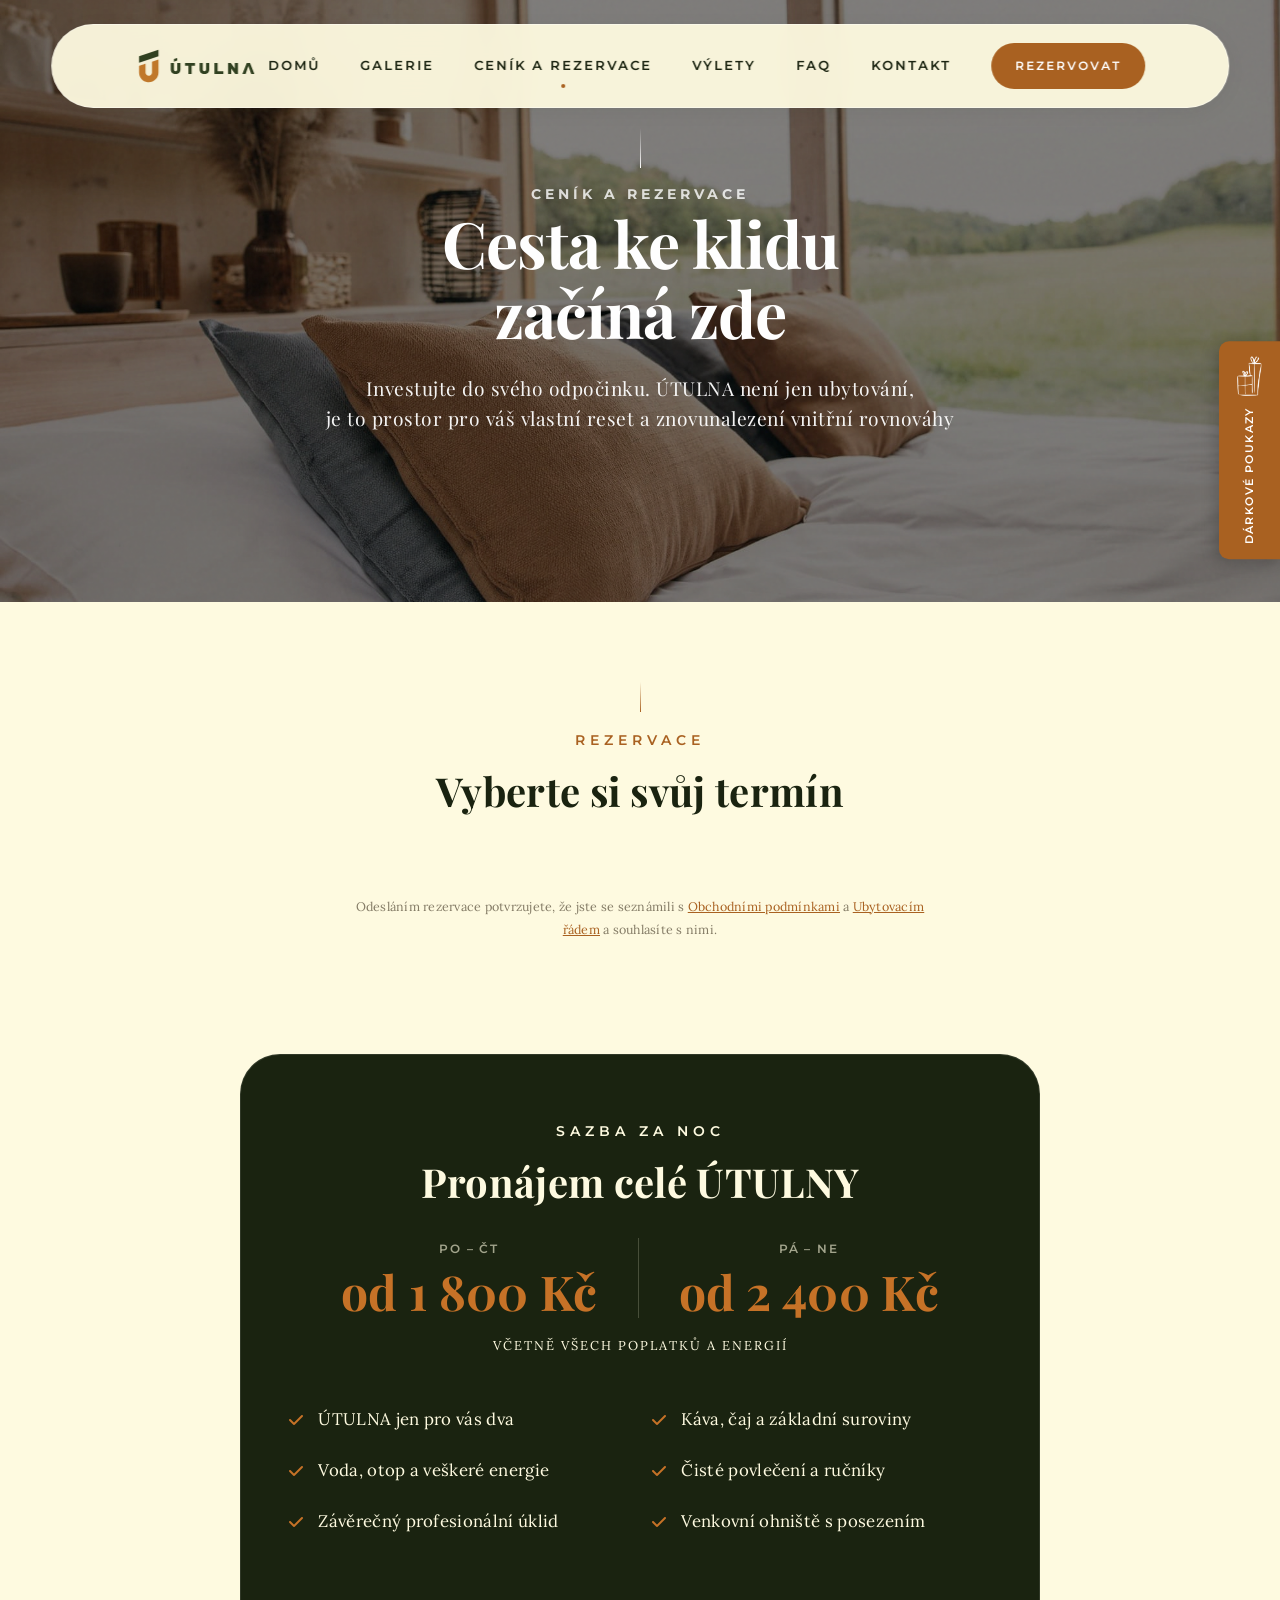
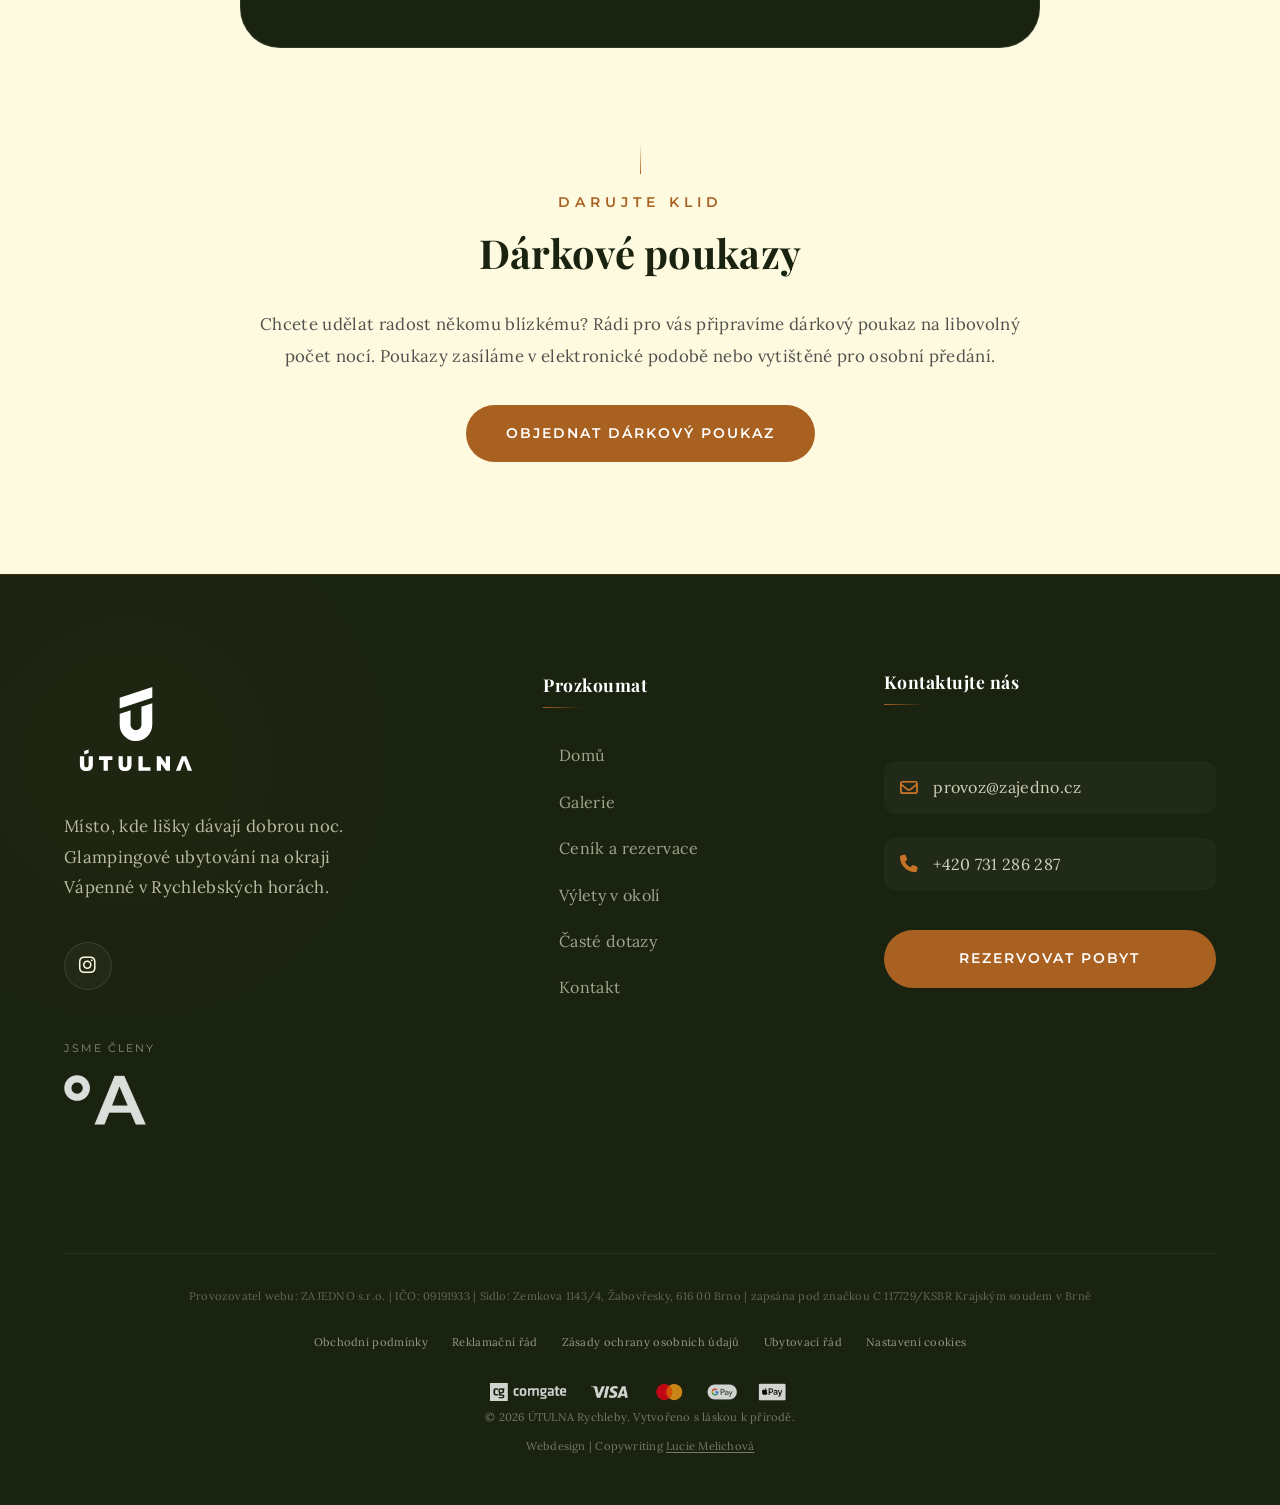
<file: cenik.html>
<!DOCTYPE html>
<html lang="cs">

<head>
    <meta charset="UTF-8">
    <meta name="viewport" content="width=device-width, initial-scale=1.0">
    <script src="js/consent-init.min.js?v=20261110"></script>
    <script src="js/gtm.min.js?v=20261110"></script>
    <title>Ceník a&nbsp;rezervace | ÚTULNA Rychleby</title>
    <meta name="description" content="Ceník glamping ubytování ÚTULNA Rychleby. Romantická chatka v Rychlebských horách od 1 800 Kč/noc. Rezervujte si termín ještě dnes.">
    <link rel="canonical" href="https://utulna-rychleby.cz/cenik">

    <!-- Open Graph -->
    <meta property="og:type" content="website">
    <meta property="og:url" content="https://utulna-rychleby.cz/cenik">
    <meta property="og:title" content="Ceník a rezervace | ÚTULNA Rychleby">
    <meta property="og:description" content="Ceník glamping ubytování ÚTULNA Rychleby. Romantická chatka v Rychlebských horách od 1 800 Kč/noc. Rezervujte si termín ještě dnes.">
    <meta property="og:image" content="https://utulna-rychleby.cz/Obrazky/nahled%20socialni%20site.jpg">
    <meta property="og:locale" content="cs_CZ">

    <link rel="preconnect" href="https://fonts.googleapis.com">
    <link rel="preconnect" href="https://fonts.gstatic.com" crossorigin>
    <link rel="preconnect" href="https://cdnjs.cloudflare.com">
    <link href="https://fonts.googleapis.com/css2?family=Lora:wght@400;500;600&family=Montserrat:wght@300;400;600&family=Playfair+Display:ital,wght@0,400;0,700;1,400&display=swap" rel="stylesheet" media="print" data-async-css>
    <noscript><link href="https://fonts.googleapis.com/css2?family=Lora:wght@400;500;600&family=Montserrat:wght@300;400;600&family=Playfair+Display:ital,wght@0,400;0,700;1,400&display=swap" rel="stylesheet"></noscript>
    <link rel="stylesheet" href="css/style.min.css?v=20261015b">
    <link rel="icon" type="image/svg+xml" href="favicon.svg">
    <link rel="preload" as="style" href="https://fonts.googleapis.com/css2?family=Lora:wght@400;500;600&family=Montserrat:wght@300;400;600&family=Playfair+Display:ital,wght@0,400;0,700;1,400&display=swap">
    <link rel="preload" as="style" href="https://cdnjs.cloudflare.com/ajax/libs/font-awesome/6.4.0/css/all.min.css" crossorigin="anonymous">
    <link rel="stylesheet" href="https://cdnjs.cloudflare.com/ajax/libs/font-awesome/6.4.0/css/all.min.css" media="print" data-async-css integrity="sha512-iecdLmaskl7CVkqkXNQ/ZH/XLlvWZOJyj7Yy7tcenmpD1ypASozpmT/E0iPtmFIB46ZmdtAc9eNBvH0H/ZpiBw==" crossorigin="anonymous" referrerpolicy="no-referrer">
    <noscript><link rel="stylesheet" href="https://cdnjs.cloudflare.com/ajax/libs/font-awesome/6.4.0/css/all.min.css" integrity="sha512-iecdLmaskl7CVkqkXNQ/ZH/XLlvWZOJyj7Yy7tcenmpD1ypASozpmT/E0iPtmFIB46ZmdtAc9eNBvH0H/ZpiBw==" crossorigin="anonymous" referrerpolicy="no-referrer"></noscript>
    <script src="js/async-css.min.js" defer></script>

    <!-- Structured Data -->
    <script type="application/ld+json">
    {
      "@context": "https://schema.org",
      "@graph": [
        {
          "@type": "Offer",
          "name": "Pronájem ÚTULNY Rychleby – všední den",
          "description": "Pronájem celé glamping chatky pro dvě osoby (Po–Čt) včetně ohniště, kuchyňky, ložnice, toalety a všech energií.",
          "url": "https://utulna-rychleby.cz/cenik",
          "price": "1800",
          "priceCurrency": "CZK",
          "priceSpecification": {
            "@type": "UnitPriceSpecification",
            "price": "1800",
            "priceCurrency": "CZK",
            "unitText": "noc"
          },
          "seller": {
            "@type": "Campground",
            "name": "ÚTULNA Rychleby",
            "url": "https://utulna-rychleby.cz"
          },
          "itemOffered": {
            "@type": "LodgingBusiness",
            "name": "ÚTULNA Rychleby – glamping pro dva",
            "numberOfRooms": 1,
            "occupancy": { "@type": "QuantitativeValue", "maxValue": 2 }
          }
        },
        {
          "@type": "Offer",
          "name": "Pronájem ÚTULNY Rychleby – víkend",
          "description": "Pronájem celé glamping chatky pro dvě osoby (Pá–Ne) včetně ohniště, kuchyňky, ložnice, toalety a všech energií.",
          "url": "https://utulna-rychleby.cz/cenik",
          "price": "2400",
          "priceCurrency": "CZK",
          "priceSpecification": {
            "@type": "UnitPriceSpecification",
            "price": "2400",
            "priceCurrency": "CZK",
            "unitText": "noc"
          },
          "seller": {
            "@type": "Campground",
            "name": "ÚTULNA Rychleby",
            "url": "https://utulna-rychleby.cz"
          },
          "itemOffered": {
            "@type": "LodgingBusiness",
            "name": "ÚTULNA Rychleby – glamping pro dva",
            "numberOfRooms": 1,
            "occupancy": { "@type": "QuantitativeValue", "maxValue": 2 }
          }
        },
        {
          "@type": "BreadcrumbList",
          "itemListElement": [
            { "@type": "ListItem", "position": 1, "name": "Domů", "item": "https://utulna-rychleby.cz" },
            { "@type": "ListItem", "position": 2, "name": "Ceník a rezervace", "item": "https://utulna-rychleby.cz/cenik" }
          ]
        }
      ]
    }
    </script>
</head>

<body>
    <noscript><iframe src="https://www.googletagmanager.com/ns.html?id=GTM-5K8M2TVL" height="0" width="0" style="display:none;visibility:hidden"></iframe></noscript>

    <!-- Floating Voucher Side Tab -->
    <a href="darkove-poukazy.html" class="voucher-side-tab" aria-label="Dárkové poukazy">
        <img src="Obrazky/ikona darkove poukazy.png" alt="" aria-hidden="true" width="486" height="513">
        <span>Dárkové poukazy</span>
    </a>

    <header>
        <div class="container nav-container">
            <a href="/" class="logo">
                <img src="Obrazky/Utulna loho do hlavicky.svg" alt="ÚTULNA Rychleby">
            </a>
            <div class="hamburger"><span></span><span></span><span></span></div>
            <nav class="nav-menu">
                <a href="/" class="nav-link">Domů</a>
                <a href="galerie.html" class="nav-link">Galerie</a>
                <a href="cenik.html" class="nav-link active">Ceník a&nbsp;rezervace</a>
                <a href="tipy-na-vylety.html" class="nav-link">Výlety</a>
                <a href="caste-dotazy.html" class="nav-link">FAQ</a>
                <a href="kontakt.html" class="nav-link">Kontakt</a>
                <a href="#booking-section" class="nav-link btn btn-primary">Rezervovat</a>
            </nav>
        </div>
    </header>

    <main>
        <!-- Unified Subpage Header -->
        <section class="subpage-hero hero-cenik">
            <div class="container fade-in">
                <div class="editorial-line"></div>
                <h1 class="editorial-tag">Ceník a&nbsp;rezervace</h1>
                <h2>Cesta ke klidu <br> začíná zde</h2>
                <h3 class="hero-lead">Investujte do svého odpočinku. ÚTULNA není jen ubytování,<br>je to prostor pro váš vlastní reset a&nbsp;znovunalezení vnitřní rovnováhy</h3>
            </div>
        </section>

        <!-- Booking Engine Section -->
        <section id="booking-section" class="fade-in"
            style="background: var(--color-bg); padding: 5rem 0 1.5rem; overflow: visible;">
            <div class="container" style="overflow: visible;">
                <div class="editorial-header" style="margin-bottom: 3rem;">
                    <div class="editorial-line"></div>
                    <span class="editorial-tag">Rezervace</span>
                    <h2>Vyberte si svůj termín</h2>
                </div>

                <div id="previo-booking-engine" data-previo-id="019c8fbe-9eb1-73e3-ab78-b292a30a6c09" data-previo-lang="cs" data-previo-currency="CZK"></div>
                <script src="js/previo-booking.min.js" defer></script>


                <p class="booking-legal-note">Odesláním rezervace potvrzujete, že jste se seznámili s <a href="dokumenty/vop.pdf" target="_blank" rel="noopener">Obchodními podmínkami</a> a <a href="dokumenty/ubytovaci-rad.pdf" target="_blank" rel="noopener">Ubytovacím řádem</a> a&nbsp;souhlasíte s&nbsp;nimi.</p>

            </div>
        </section>

        <!-- Pricing Section - Zajišťujeme, aby se nepřekrývala -->
        <section class="pricing-section-bg fade-in"
            style="position: relative; z-index: 2; margin-top: 0 !important; clear: both; display: block;">
            <div class="container">
                <div class="premium-pricing-card">
                    <div class="editorial-tag" style="color: #fefae0;">Sazba za noc</div>
                    <h2>Pronájem celé ÚTULNY</h2>
                    <div class="pricing-split">
                        <div class="pricing-split-item">
                            <span class="pricing-split-label">Po – Čt</span>
                            <div class="pricing-value">od 1 800 Kč</div>
                        </div>
                        <div class="pricing-split-divider"></div>
                        <div class="pricing-split-item">
                            <span class="pricing-split-label">Pá – Ne</span>
                            <div class="pricing-value">od 2 400 Kč</div>
                        </div>
                    </div>
                    <p class="pricing-subtext">
                        Včetně všech poplatků a&nbsp;energií</p>

                    <ul class="pricing-features-list">
                        <li><i class="fa-solid fa-check"></i> ÚTULNA jen pro vás dva</li>
                        <li><i class="fa-solid fa-check"></i> Káva, čaj a&nbsp;základní suroviny</li>
                        <li><i class="fa-solid fa-check"></i> Voda, otop a&nbsp;veškeré energie</li>
                        <li><i class="fa-solid fa-check"></i> Čisté povlečení a&nbsp;ručníky</li>
                        <li><i class="fa-solid fa-check"></i> Závěrečný profesionální úklid</li>
                        <li><i class="fa-solid fa-check"></i> Venkovní ohniště s&nbsp;posezením</li>
                    </ul>
                </div>
            </div>
        </section>

        <!-- Vouchers: Editorial Section -->
        <section id="vouchers-section" class="fade-in">
            <div class="container">
                <div class="editorial-header">
                    <div class="editorial-line"></div>
                    <span class="editorial-tag">Darujte klid</span>
                    <h2>Dárkové poukazy</h2>
                    <div class="editorial-intro">
                        <p>Chcete udělat radost někomu blízkému? Rádi pro vás připravíme dárkový poukaz na libovolný
                            počet
                            nocí. Poukazy zasíláme v&nbsp;elektronické podobě nebo vytištěné pro osobní
                            předání.
                        </p>
                        <div style="margin-top: 2rem;">
                            <a href="darkove-poukazy.html" class="btn btn-primary">Objednat dárkový poukaz</a>
                        </div>
                    </div>
                </div>
            </div>
        </section>

    </main>

    <footer class="site-footer">
        <div class="container footer-grid">
            <div class="footer-brand">
                <a href="/" class="footer-logo-link">
                    <img src="Obrazky/Utulna_basic_white.svg" alt="ÚTULNA Rychleby" class="footer-logo">
                </a>
                <p>Místo, kde lišky dávají dobrou noc. Glampingové ubytování na okraji Vápenné v&nbsp;Rychlebských horách.</p>

                <div class="footer-socials">
                    <a href="https://www.instagram.com/utulna_rychleby/" target="_blank" rel="noopener noreferrer" aria-label="Instagram" class="social-icon">
                        <i class="fa-brands fa-instagram"></i>
                    </a>
                </div>

                <div class="footer-members">
                    <span class="footer-members-label">Jsme členy</span>
                    <div class="footer-members-logos">
                        <a href="https://www.amazingplaces.cz/cs/kouzelna-mista/ootoolno-zem-?s=3qonv6vy" target="_blank" rel="noopener" aria-label="Amazing Places">
                            <img src="Obrazky/amazing_places_logo_bile.png" alt="Amazing Places" class="footer-members-ap" loading="lazy" width="300" height="183">
                        </a>
                    </div>
                </div>
            </div>

            <div class="footer-nav">
                <h3>Prozkoumat</h3>
                <ul>
                    <li><a href="/">Domů</a></li>
                    <li><a href="galerie.html">Galerie</a></li>
                    <li><a href="cenik.html">Ceník a&nbsp;rezervace</a></li>
                    <li><a href="tipy-na-vylety.html">Výlety v&nbsp;okolí</a></li>
                    <li><a href="caste-dotazy.html">Časté dotazy</a></li>
                    <li><a href="kontakt.html">Kontakt</a></li>
                </ul>
            </div>

            <div class="footer-contact">
                <h3>Kontaktujte nás</h3>
                <a href="mailto:provoz@zajedno.cz" class="contact-item">
                    <i class="fa-regular fa-envelope"></i>
                    <span>provoz@zajedno.cz</span>
                </a>
                <a href="tel:+420731286287" class="contact-item">
                    <i class="fa-solid fa-phone"></i>
                    <span>+420 731 286 287</span>
                </a>
                <a href="kontakt.html" class="btn btn-primary footer-cta">Rezervovat pobyt</a>
            </div>
        </div>

        <div class="footer-bottom container">
            <div class="footer-operator">
                <p>Provozovatel webu: ZAJEDNO s.r.o. | IČO: 09191933 | Sídlo: Zemkova 1143/4, Žabovřesky, 616 00 Brno
                    | zapsána pod značkou C 117729/KSBR Krajským soudem v&nbsp;Brně</p>
            </div>
            <div class="footer-legal">
                <a href="dokumenty/vop.pdf" target="_blank" rel="noopener">Obchodní podmínky</a>
                <a href="dokumenty/reklamacni-rad.pdf" target="_blank" rel="noopener">Reklamační řád</a>
                <a href="dokumenty/gdpr.pdf" target="_blank" rel="noopener">Zásady ochrany osobních údajů</a>
                <a href="dokumenty/ubytovaci-rad.pdf" target="_blank" rel="noopener">Ubytovací řád</a>
                <a href="#" class="cky-banner-element">Nastavení cookies</a>
            </div>
            <div class="footer-payment" style="margin-top: 1.5rem; display: flex; justify-content: center;">
                <a href="https://www.comgate.cz/cz/platebni-brana" target="_blank" rel="noopener" style="display: block;">
                    <img src="Obrazky/paticka-comgate-tmava.png" alt="Platební brána Comgate" class="comgate-logo" width="2200" height="200">
                </a>
            </div>
            <p>&copy; <span id="current-year">2026</span> ÚTULNA Rychleby. Vytvořeno s&nbsp;láskou k&nbsp;přírodě.</p>
            <p class="footer-credit">Webdesign | Copywriting <a href="https://www.linkedin.com/in/lucie-melichova/" target="_blank" rel="noopener">Lucie Melichová</a></p>
        </div>
    </footer>
    <script src="js/script.min.js" defer></script>
</body>

</html>
</file>
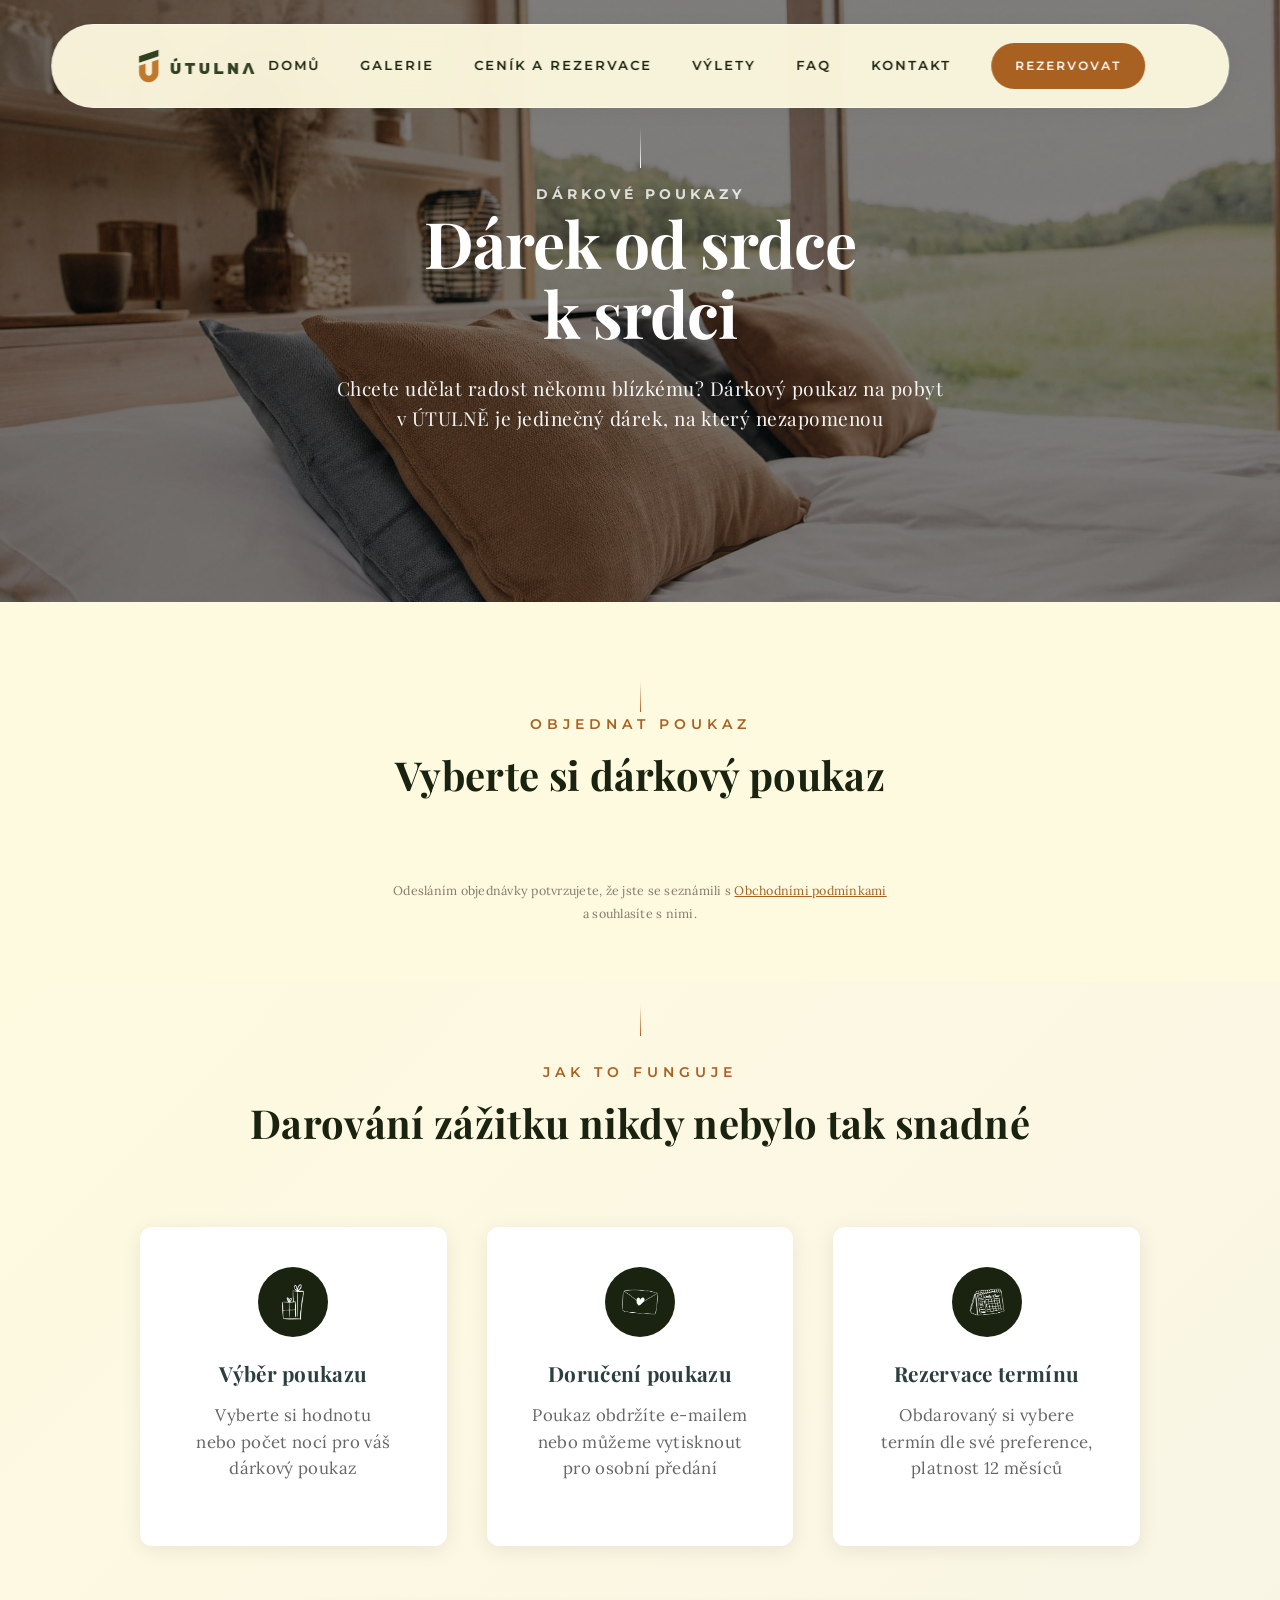
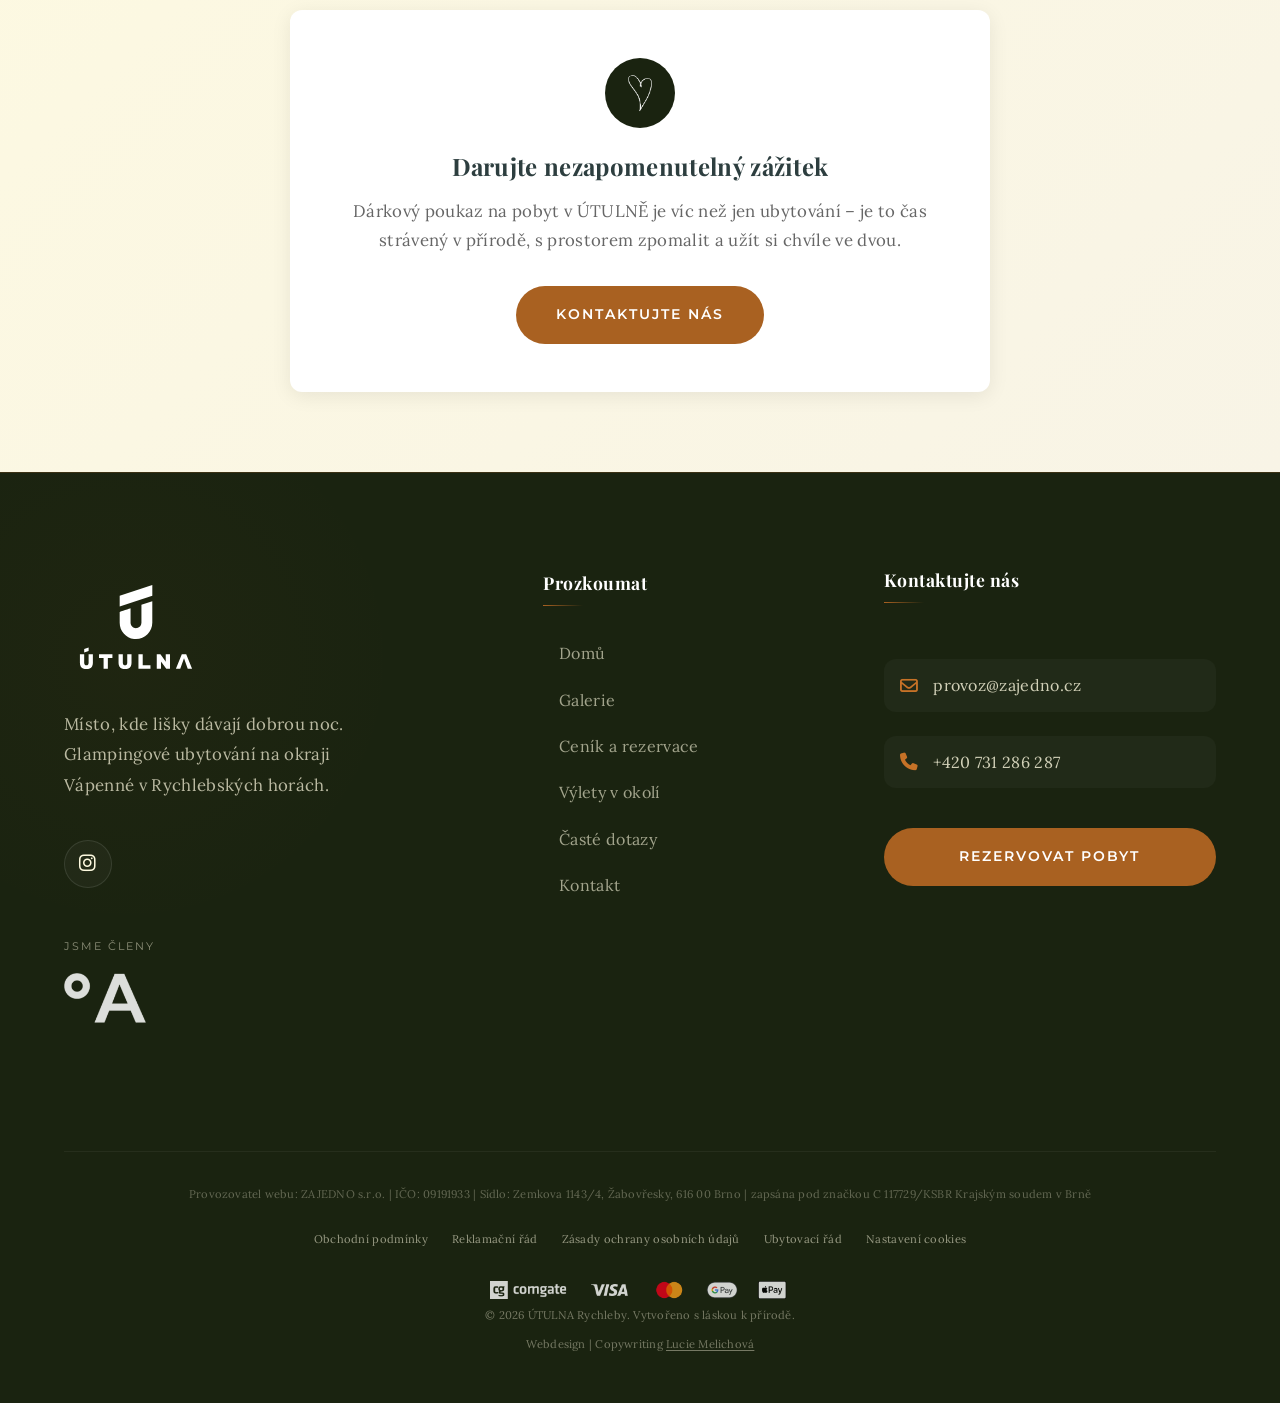
<file: darkove-poukazy.html>
<!DOCTYPE html>
<html lang="cs">

<head>
    <meta charset="UTF-8">
    <meta name="viewport" content="width=device-width, initial-scale=1.0">
    <script src="js/consent-init.min.js?v=20261110"></script>
    <script src="js/gtm.min.js?v=20261110"></script>
    <title>Dárkové poukazy | ÚTULNA Rychleby</title>
    <meta name="description" content="Darujte zážitek v podobě dárkového poukazu na pobyt v ÚTULNĚ Rychleby. Romantický glamping v Rychlebských horách jako jedinečný dárek.">
    <link rel="canonical" href="https://utulna-rychleby.cz/darkove-poukazy">

    <!-- Open Graph -->
    <meta property="og:type" content="website">
    <meta property="og:url" content="https://utulna-rychleby.cz/darkove-poukazy">
    <meta property="og:title" content="Dárkové poukazy | ÚTULNA Rychleby">
    <meta property="og:description" content="Darujte zážitek v podobě dárkového poukazu na pobyt v ÚTULNĚ Rychleby. Romantický glamping v Rychlebských horách jako jedinečný dárek.">
    <meta property="og:image" content="https://utulna-rychleby.cz/Obrazky/nahled%20socialni%20site.jpg">
    <meta property="og:locale" content="cs_CZ">

    <link rel="preconnect" href="https://fonts.googleapis.com">
    <link rel="preconnect" href="https://fonts.gstatic.com" crossorigin>
    <link rel="preconnect" href="https://cdnjs.cloudflare.com">
    <link href="https://fonts.googleapis.com/css2?family=Lora:wght@400;500;600&family=Montserrat:wght@300;400;600&family=Playfair+Display:ital,wght@0,400;0,700;1,400&display=swap" rel="stylesheet" media="print" data-async-css>
    <noscript><link href="https://fonts.googleapis.com/css2?family=Lora:wght@400;500;600&family=Montserrat:wght@300;400;600&family=Playfair+Display:ital,wght@0,400;0,700;1,400&display=swap" rel="stylesheet"></noscript>
    <link rel="stylesheet" href="css/style.min.css?v=20261015b">
    <link rel="icon" type="image/svg+xml" href="favicon.svg">
    <link rel="preload" as="style" href="https://fonts.googleapis.com/css2?family=Lora:wght@400;500;600&family=Montserrat:wght@300;400;600&family=Playfair+Display:ital,wght@0,400;0,700;1,400&display=swap">
    <link rel="preload" as="style" href="https://cdnjs.cloudflare.com/ajax/libs/font-awesome/6.4.0/css/all.min.css" crossorigin="anonymous">
    <link rel="stylesheet" href="https://cdnjs.cloudflare.com/ajax/libs/font-awesome/6.4.0/css/all.min.css" media="print" data-async-css integrity="sha512-iecdLmaskl7CVkqkXNQ/ZH/XLlvWZOJyj7Yy7tcenmpD1ypASozpmT/E0iPtmFIB46ZmdtAc9eNBvH0H/ZpiBw==" crossorigin="anonymous" referrerpolicy="no-referrer">
    <noscript><link rel="stylesheet" href="https://cdnjs.cloudflare.com/ajax/libs/font-awesome/6.4.0/css/all.min.css" integrity="sha512-iecdLmaskl7CVkqkXNQ/ZH/XLlvWZOJyj7Yy7tcenmpD1ypASozpmT/E0iPtmFIB46ZmdtAc9eNBvH0H/ZpiBw==" crossorigin="anonymous" referrerpolicy="no-referrer"></noscript>
    <script src="js/async-css.min.js" defer></script>

    <!-- Structured Data -->
    <script type="application/ld+json">
    {
      "@context": "https://schema.org",
      "@graph": [
        {
          "@type": "BreadcrumbList",
          "itemListElement": [
            { "@type": "ListItem", "position": 1, "name": "Domů", "item": "https://utulna-rychleby.cz" },
            { "@type": "ListItem", "position": 2, "name": "Dárkové poukazy", "item": "https://utulna-rychleby.cz/darkove-poukazy" }
          ]
        }
      ]
    }
    </script>
</head>

<body>
    <noscript><iframe src="https://www.googletagmanager.com/ns.html?id=GTM-5K8M2TVL" height="0" width="0" style="display:none;visibility:hidden"></iframe></noscript>

    <header>
        <div class="container nav-container">
            <a href="/" class="logo">
                <img src="Obrazky/Utulna loho do hlavicky.svg" alt="ÚTULNA Rychleby">
            </a>
            <div class="hamburger"><span></span><span></span><span></span></div>
            <nav class="nav-menu">
                <a href="/" class="nav-link">Domů</a>
                <a href="galerie.html" class="nav-link">Galerie</a>
                <a href="cenik.html" class="nav-link">Ceník a&nbsp;rezervace</a>
                <a href="tipy-na-vylety.html" class="nav-link">Výlety</a>
                <a href="caste-dotazy.html" class="nav-link">FAQ</a>
                <a href="kontakt.html" class="nav-link">Kontakt</a>
                <a href="cenik.html#booking-section" class="nav-link btn btn-primary">Rezervovat</a>
            </nav>
        </div>
    </header>

    <main>
        <!-- Unified Subpage Header -->
        <section class="subpage-hero hero-cenik">
            <div class="container fade-in">
                <div class="editorial-line"></div>
                <h1 class="editorial-tag">Dárkové poukazy</h1>
                <h2>Dárek od srdce <br> k&nbsp;srdci</h2>
                <h3 class="hero-lead">Chcete udělat radost někomu blízkému? Dárkový poukaz na pobyt<br>v ÚTULNĚ je jedinečný dárek, na který&nbsp;nezapomenou</h3>
            </div>
        </section>

        <!-- Voucher Booking Section -->
        <section id="voucher-booking-section" class="fade-in"
            style="background: var(--color-bg); padding: 5rem 0 4rem; overflow: visible;">
            <div class="container" style="overflow: visible;">
                <div class="editorial-header" style="margin-bottom: 3rem; text-align: center !important; align-items: center !important;">
                    <div class="editorial-line" style="margin: 0 auto !important;"></div>
                    <span class="editorial-tag" style="text-align: center !important;">Objednat poukaz</span>
                    <h2 style="text-align: center !important;">Vyberte si dárkový poukaz</h2>
                </div>

                <div id="previo-booking-engine" data-previo-id="019d1f21-0ca0-70aa-8c52-f58b8fe19d7f" data-previo-lang="cs" data-previo-currency="CZK"></div>
                <script src="js/previo-booking.min.js" defer></script>


                <p class="booking-legal-note" style="margin-top: 2rem;">Odesláním objednávky potvrzujete, že jste se seznámili s <a href="dokumenty/vop.pdf" target="_blank" rel="noopener">Obchodními podmínkami</a> a&nbsp;souhlasíte s&nbsp;nimi.</p>

            </div>
        </section>

        <!-- Info Section -->
        <section class="fade-in" style="background: linear-gradient(135deg, #fefae0 0%, #f8f4e6 100%); padding: 1.5rem 0 5rem; margin-top: -2rem !important; clear: both; display: block;">
            <div class="container">
                <div class="editorial-header" style="text-align: center !important; align-items: center !important; margin-bottom: 4rem;">
                    <div class="editorial-line" style="margin: 0 auto 1.5rem !important;"></div>
                    <span class="editorial-tag" style="text-align: center !important;">Jak to funguje</span>
                    <h2 style="margin-bottom: 1rem; text-align: center !important;">Darování zážitku nikdy nebylo tak snadné</h2>
                </div>

                <div style="display: grid; grid-template-columns: repeat(auto-fit, minmax(280px, 1fr)); gap: 2.5rem; max-width: 1000px; margin: 0 auto;">
                    <div style="background: white; padding: 2.5rem; border-radius: 12px; box-shadow: 0 4px 20px rgba(0,0,0,0.08); text-align: center !important; transition: transform 0.3s ease;">
                        <div style="width: 70px; height: 70px; background: #1a2310; border-radius: 50%; display: flex; align-items: center; justify-content: center; margin: 0 auto 1.5rem;">
                            <img src="Obrazky/ikona_darek.png" alt="Výběr poukazu" style="width: 38px; height: auto; object-fit: contain;" width="486" height="513">
                        </div>
                        <h3 style="color: #2d3e3f; margin-bottom: 1rem; font-size: 1.3rem; text-align: center !important;">Výběr poukazu</h3>
                        <p style="color: #666; line-height: 1.6; text-align: center !important;">Vyberte si hodnotu nebo počet nocí pro váš dárkový poukaz</p>
                    </div>

                    <div style="background: white; padding: 2.5rem; border-radius: 12px; box-shadow: 0 4px 20px rgba(0,0,0,0.08); text-align: center !important; transition: transform 0.3s ease;">
                        <div style="width: 70px; height: 70px; background: #1a2310; border-radius: 50%; display: flex; align-items: center; justify-content: center; margin: 0 auto 1.5rem;">
                            <img src="Obrazky/ikona_obalka.png" alt="Doručení poukazu" style="width: 38px; height: auto; object-fit: contain;" width="486" height="513">
                        </div>
                        <h3 style="color: #2d3e3f; margin-bottom: 1rem; font-size: 1.3rem; text-align: center !important;">Doručení poukazu</h3>
                        <p style="color: #666; line-height: 1.6; text-align: center !important;">Poukaz obdržíte e-mailem nebo můžeme vytisknout pro osobní předání</p>
                    </div>

                    <div style="background: white; padding: 2.5rem; border-radius: 12px; box-shadow: 0 4px 20px rgba(0,0,0,0.08); text-align: center !important; transition: transform 0.3s ease;">
                        <div style="width: 70px; height: 70px; background: #1a2310; border-radius: 50%; display: flex; align-items: center; justify-content: center; margin: 0 auto 1.5rem;">
                            <img src="Obrazky/ikona_kalendar.png" alt="Rezervace termínu" style="width: 38px; height: auto; object-fit: contain;" width="486" height="513">
                        </div>
                        <h3 style="color: #2d3e3f; margin-bottom: 1rem; font-size: 1.3rem; text-align: center !important;">Rezervace termínu</h3>
                        <p style="color: #666; line-height: 1.6; text-align: center !important;">Obdarovaný si vybere termín dle své preference, platnost 12 měsíců</p>
                    </div>
                </div>

                <div style="margin-top: 4rem; text-align: center !important; background: white; padding: 3rem; border-radius: 12px; max-width: 700px; margin-left: auto; margin-right: auto; box-shadow: 0 4px 20px rgba(0,0,0,0.08);">
                    <div style="width: 70px; height: 70px; background: #1a2310; border-radius: 50%; display: flex; align-items: center; justify-content: center; margin: 0 auto 1.5rem;">
                        <img src="Obrazky/ikona_srdce.png" alt="Srdce" style="width: 38px; height: auto; object-fit: contain;" width="486" height="513">
                    </div>
                    <h3 style="color: #2d3e3f; margin-bottom: 1rem; font-size: 1.5rem; text-align: center !important;">Darujte nezapomenutelný zážitek</h3>
                    <p style="color: #666; margin-bottom: 2rem; line-height: 1.7; text-align: center !important;">Dárkový poukaz na pobyt v&nbsp;ÚTULNĚ je víc než jen ubytování – je to čas strávený v&nbsp;přírodě, s&nbsp;prostorem zpomalit a&nbsp;užít si chvíle ve dvou.</p>
                    <a href="kontakt.html" class="btn btn-primary">Kontaktujte nás</a>
                </div>
            </div>
        </section>

    </main>

    <footer class="site-footer">
        <div class="container footer-grid">
            <div class="footer-brand">
                <a href="/" class="footer-logo-link">
                    <img src="Obrazky/Utulna_basic_white.svg" alt="ÚTULNA Rychleby" class="footer-logo">
                </a>
                <p>Místo, kde lišky dávají dobrou noc. Glampingové ubytování na okraji Vápenné v&nbsp;Rychlebských horách.</p>

                <div class="footer-socials">
                    <a href="https://www.instagram.com/utulna_rychleby/" target="_blank" rel="noopener noreferrer" aria-label="Instagram" class="social-icon">
                        <i class="fa-brands fa-instagram"></i>
                    </a>
                </div>

                <div class="footer-members">
                    <span class="footer-members-label">Jsme členy</span>
                    <div class="footer-members-logos">
                        <a href="https://www.amazingplaces.cz/cs/kouzelna-mista/ootoolno-zem-?s=3qonv6vy" target="_blank" rel="noopener" aria-label="Amazing Places">
                            <img src="Obrazky/amazing_places_logo_bile.png" alt="Amazing Places" class="footer-members-ap" loading="lazy" width="300" height="183">
                        </a>
                    </div>
                </div>
            </div>

            <div class="footer-nav">
                <h3>Prozkoumat</h3>
                <ul>
                    <li><a href="/">Domů</a></li>
                    <li><a href="galerie.html">Galerie</a></li>
                    <li><a href="cenik.html">Ceník a&nbsp;rezervace</a></li>
                    <li><a href="tipy-na-vylety.html">Výlety v&nbsp;okolí</a></li>
                    <li><a href="caste-dotazy.html">Časté dotazy</a></li>
                    <li><a href="kontakt.html">Kontakt</a></li>
                </ul>
            </div>

            <div class="footer-contact">
                <h3>Kontaktujte nás</h3>
                <a href="mailto:provoz@zajedno.cz" class="contact-item">
                    <i class="fa-regular fa-envelope"></i>
                    <span>provoz@zajedno.cz</span>
                </a>
                <a href="tel:+420731286287" class="contact-item">
                    <i class="fa-solid fa-phone"></i>
                    <span>+420 731 286 287</span>
                </a>
                <a href="cenik.html" class="btn btn-primary footer-cta">Rezervovat pobyt</a>
            </div>
        </div>

        <div class="footer-bottom container">
            <div class="footer-operator">
                <p>Provozovatel webu: ZAJEDNO s.r.o. | IČO: 09191933 | Sídlo: Zemkova 1143/4, Žabovřesky, 616 00 Brno
                    | zapsána pod značkou C 117729/KSBR Krajským soudem v&nbsp;Brně</p>
            </div>
            <div class="footer-legal">
                <a href="dokumenty/vop.pdf" target="_blank" rel="noopener">Obchodní podmínky</a>
                <a href="dokumenty/reklamacni-rad.pdf" target="_blank" rel="noopener">Reklamační řád</a>
                <a href="dokumenty/gdpr.pdf" target="_blank" rel="noopener">Zásady ochrany osobních údajů</a>
                <a href="dokumenty/ubytovaci-rad.pdf" target="_blank" rel="noopener">Ubytovací řád</a>
                <a href="#" class="cky-banner-element">Nastavení cookies</a>
            </div>
            <div class="footer-payment" style="margin-top: 1.5rem; display: flex; justify-content: center;">
                <a href="https://www.comgate.cz/cz/platebni-brana" target="_blank" rel="noopener" style="display: block;">
                    <img src="Obrazky/paticka-comgate-tmava.png" alt="Platební brána Comgate" class="comgate-logo" width="2200" height="200">
                </a>
            </div>
            <p>&copy; <span id="current-year">2026</span> ÚTULNA Rychleby. Vytvořeno s&nbsp;láskou k&nbsp;přírodě.</p>
            <p class="footer-credit">Webdesign | Copywriting <a href="https://www.linkedin.com/in/lucie-melichova/" target="_blank" rel="noopener">Lucie Melichová</a></p>
        </div>
    </footer>
    <script src="js/script.min.js" defer></script>
</body>

</html>
</file>
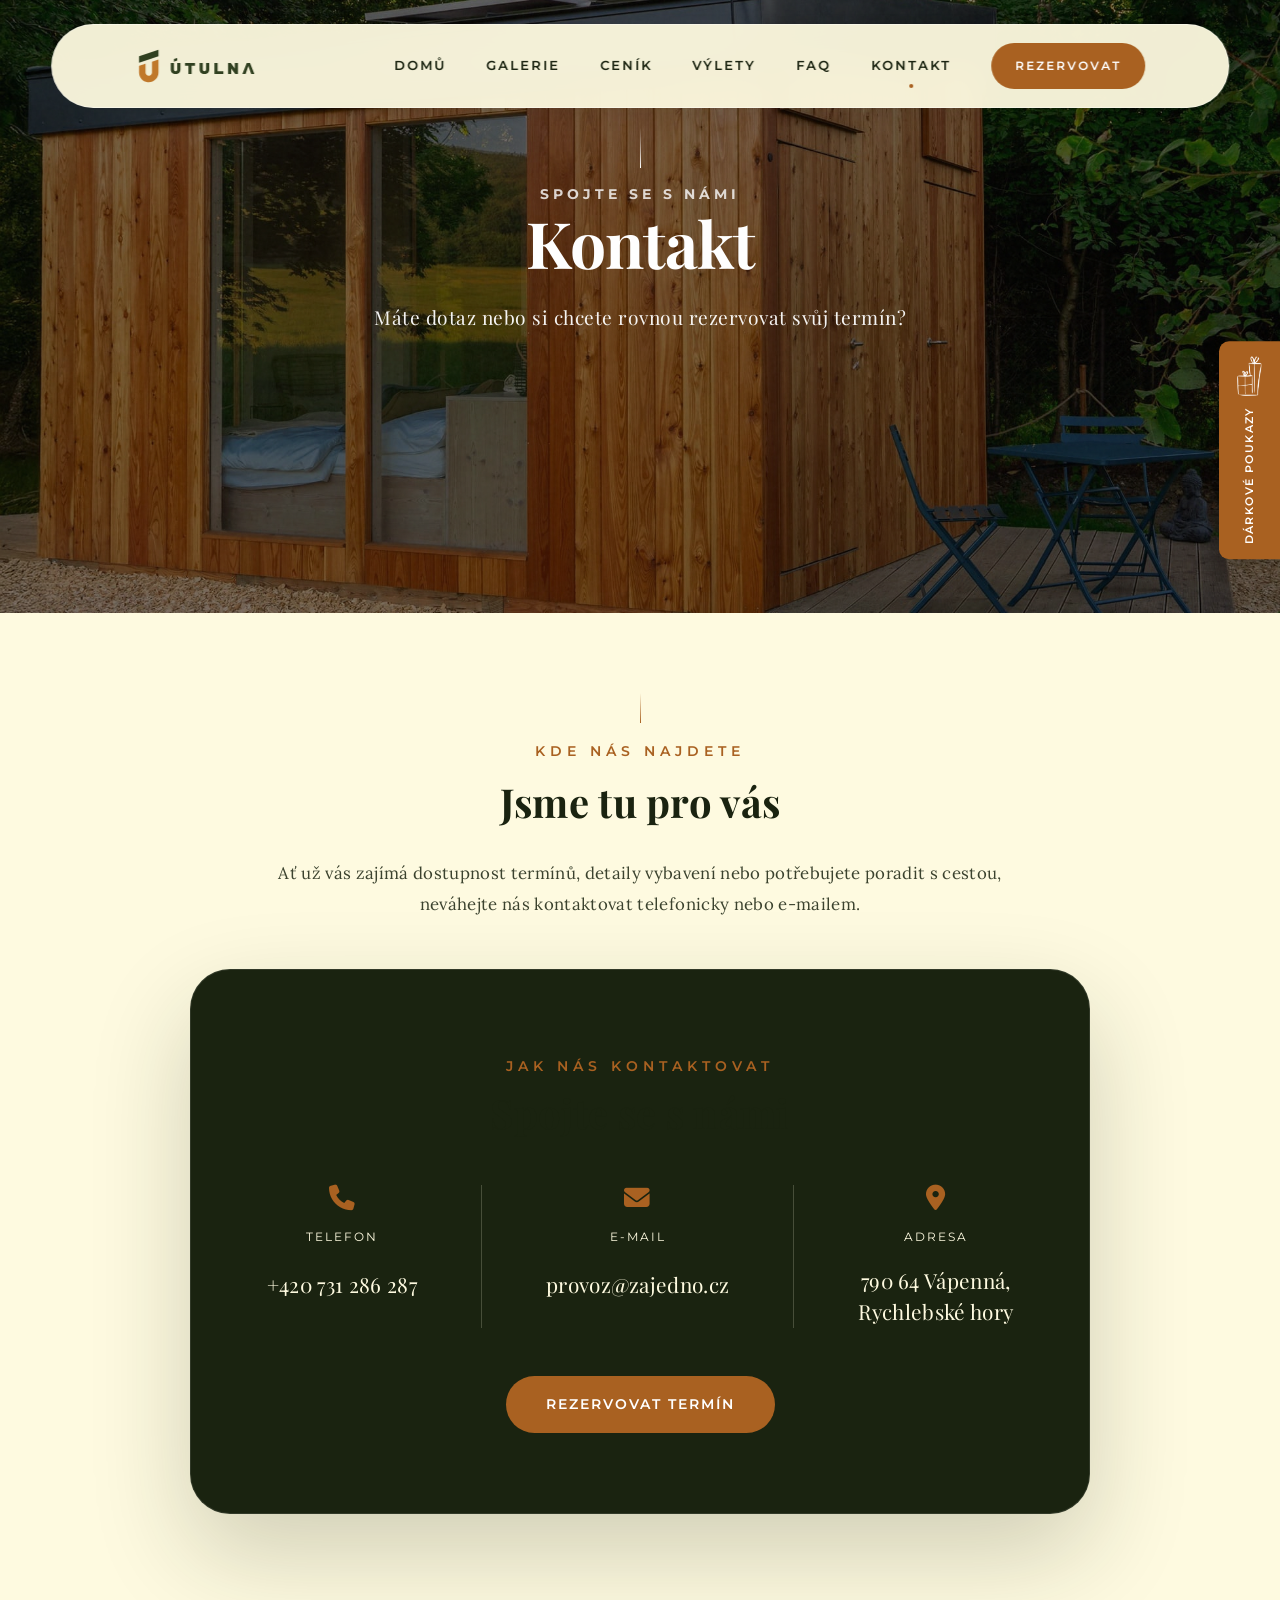
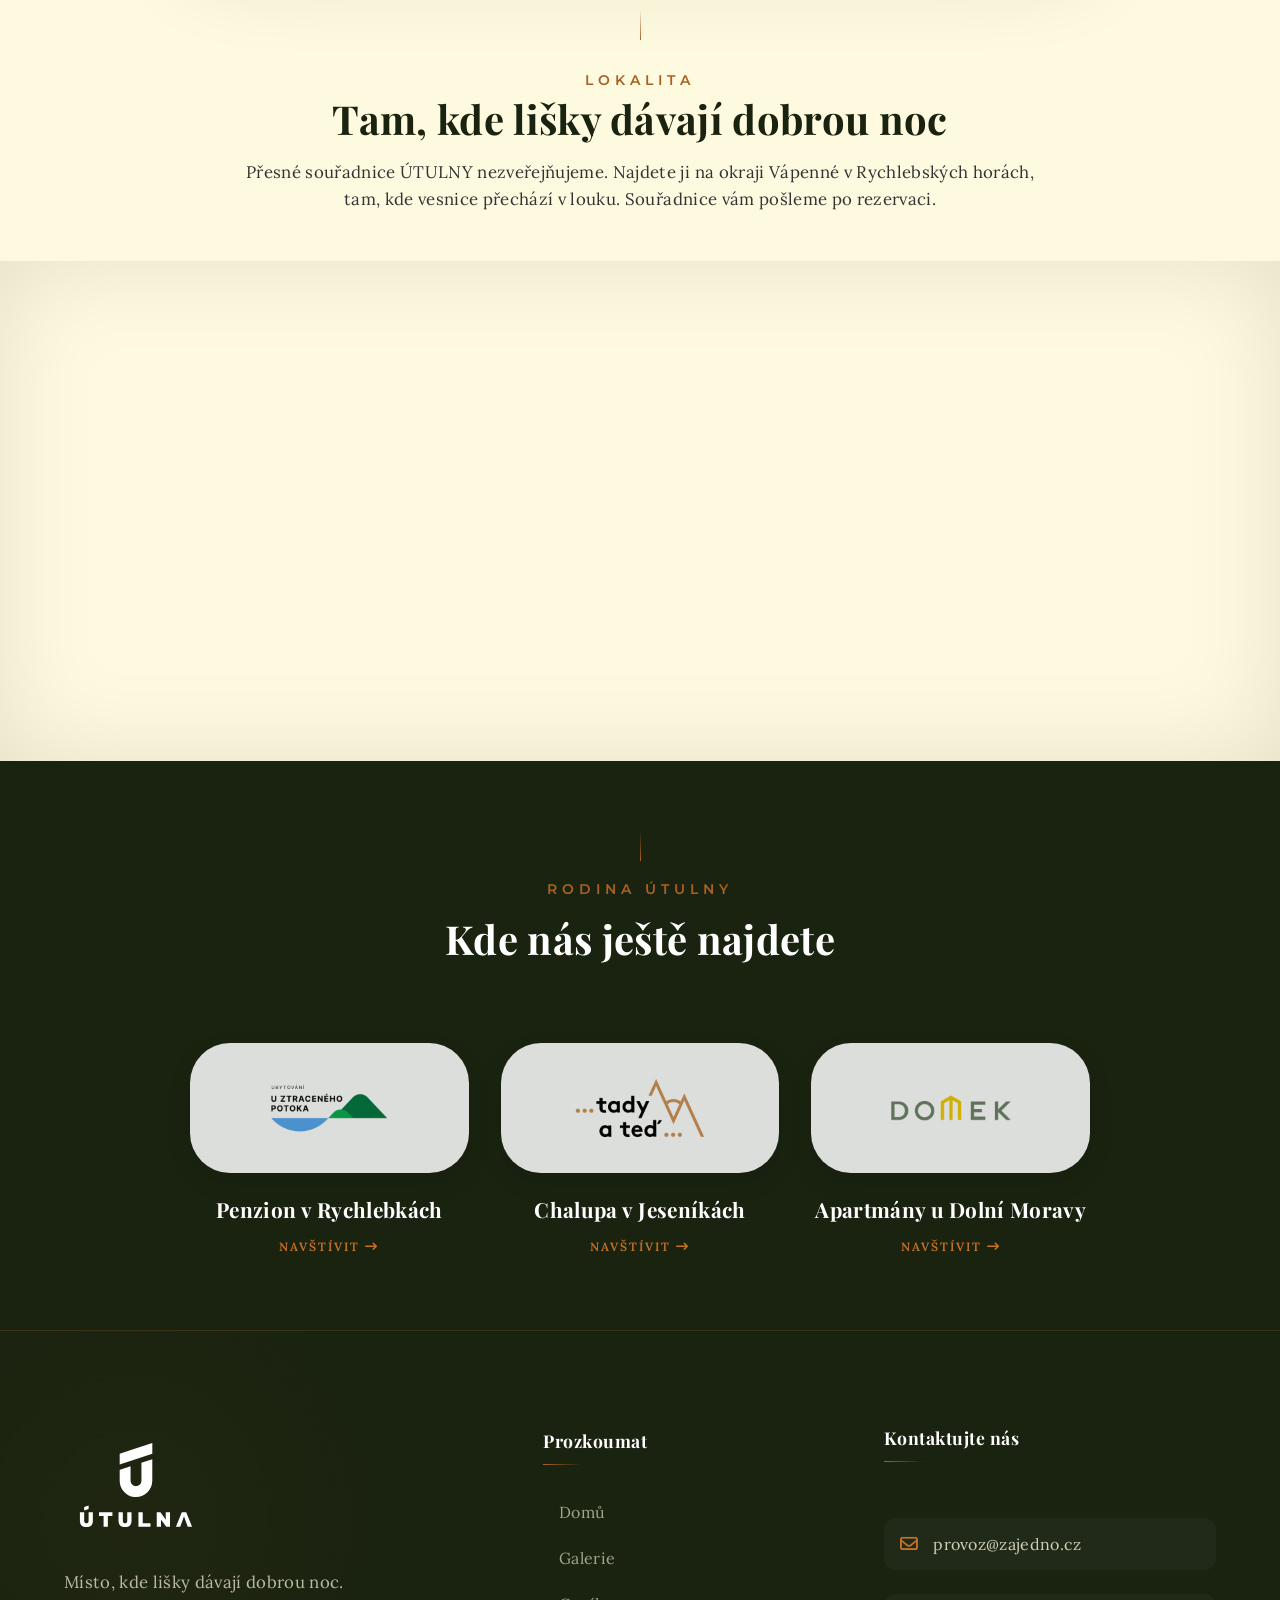
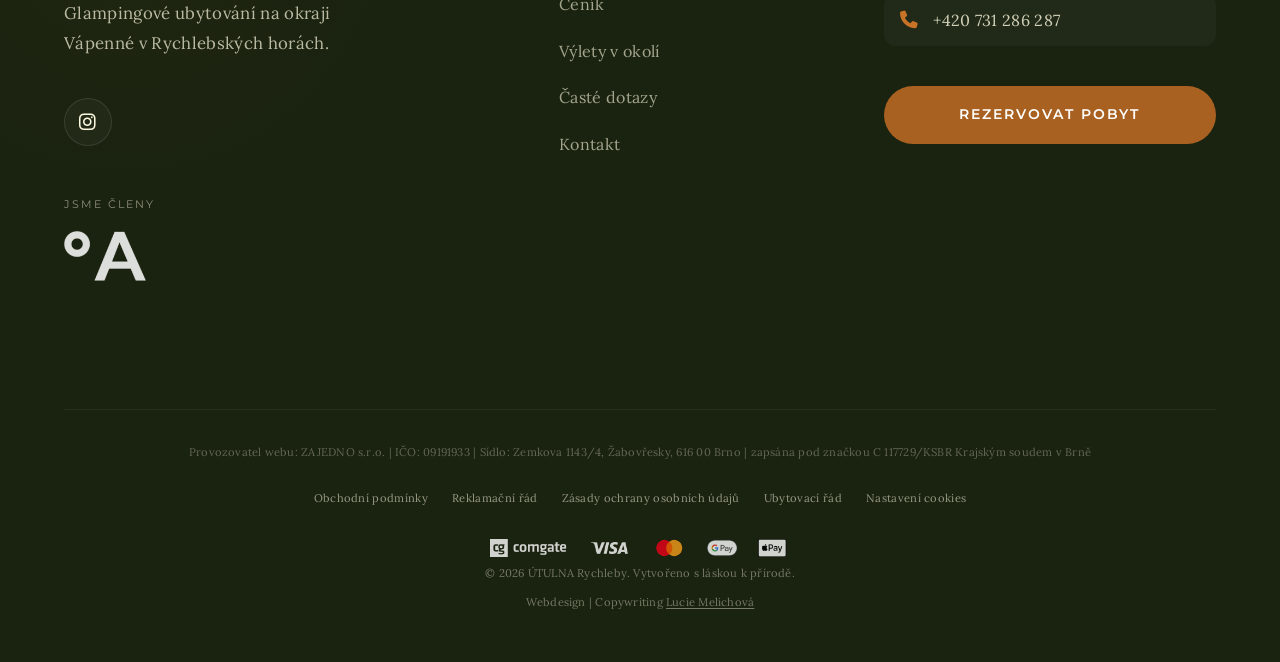
<file: kontakt.html>
<!DOCTYPE html>
<html lang="cs">

<head>
    <meta charset="UTF-8">
    <meta name="viewport" content="width=device-width, initial-scale=1.0">
    <script src="js/consent-init.min.js?v=20261110"></script>
    <script src="js/gtm.min.js?v=20261110"></script>
    <title>Kontakt | ÚTULNA Rychleby</title>
    <meta name="description" content="Kontaktujte ÚTULNU Rychleby. Glamping ve Vápenné v Rychlebských horách. Telefon: +420 731 286 287. Napište nám pro rezervaci nebo s dotazem.">
    <link rel="canonical" href="https://utulna-rychleby.cz/kontakt">

    <!-- Open Graph -->
    <meta property="og:type" content="website">
    <meta property="og:url" content="https://utulna-rychleby.cz/kontakt">
    <meta property="og:title" content="Kontakt | ÚTULNA Rychleby">
    <meta property="og:description" content="Kontaktujte ÚTULNU Rychleby. Glamping ve Vápenné v Rychlebských horách. Telefon: +420 731 286 287. Napište nám pro rezervaci nebo s dotazem.">
    <meta property="og:image" content="https://utulna-rychleby.cz/Obrazky/nahled%20socialni%20site.jpg">
    <meta property="og:locale" content="cs_CZ">

    <link rel="preconnect" href="https://fonts.googleapis.com">
    <link rel="preconnect" href="https://fonts.gstatic.com" crossorigin>
    <link rel="preconnect" href="https://cdnjs.cloudflare.com">
    <link href="https://fonts.googleapis.com/css2?family=Lora:wght@400;500;600&family=Montserrat:wght@300;400;600&family=Playfair+Display:ital,wght@0,400;0,700;1,400&display=swap" rel="stylesheet" media="print" data-async-css>
    <noscript><link href="https://fonts.googleapis.com/css2?family=Lora:wght@400;500;600&family=Montserrat:wght@300;400;600&family=Playfair+Display:ital,wght@0,400;0,700;1,400&display=swap" rel="stylesheet"></noscript>
    <link rel="stylesheet" href="css/style.min.css?v=20261015b">
    <link rel="icon" type="image/svg+xml" href="favicon.svg">
    <link rel="preload" as="style" href="https://fonts.googleapis.com/css2?family=Lora:wght@400;500;600&family=Montserrat:wght@300;400;600&family=Playfair+Display:ital,wght@0,400;0,700;1,400&display=swap">
    <link rel="preload" as="style" href="https://cdnjs.cloudflare.com/ajax/libs/font-awesome/6.4.0/css/all.min.css" crossorigin="anonymous">
    <link rel="stylesheet" href="https://cdnjs.cloudflare.com/ajax/libs/font-awesome/6.4.0/css/all.min.css" media="print" data-async-css integrity="sha512-iecdLmaskl7CVkqkXNQ/ZH/XLlvWZOJyj7Yy7tcenmpD1ypASozpmT/E0iPtmFIB46ZmdtAc9eNBvH0H/ZpiBw==" crossorigin="anonymous" referrerpolicy="no-referrer">
    <noscript><link rel="stylesheet" href="https://cdnjs.cloudflare.com/ajax/libs/font-awesome/6.4.0/css/all.min.css" integrity="sha512-iecdLmaskl7CVkqkXNQ/ZH/XLlvWZOJyj7Yy7tcenmpD1ypASozpmT/E0iPtmFIB46ZmdtAc9eNBvH0H/ZpiBw==" crossorigin="anonymous" referrerpolicy="no-referrer"></noscript>
    <script src="js/async-css.min.js" defer></script>

    <!-- Structured Data -->
    <script type="application/ld+json">
    {
      "@context": "https://schema.org",
      "@graph": [
        {
          "@type": "Campground",
          "name": "ÚTULNA Rychleby",
          "url": "https://utulna-rychleby.cz",
          "telephone": "+420731286287",
          "email": "provoz@zajedno.cz",
          "address": {
            "@type": "PostalAddress",
            "addressLocality": "Vápenná",
            "postalCode": "790 64",
            "addressCountry": "CZ",
            "addressRegion": "Olomoucký kraj"
          },
          "geo": {
            "@type": "GeoCoordinates",
            "latitude": "50.2833",
            "longitude": "17.0600"
          },
          "contactPoint": {
            "@type": "ContactPoint",
            "telephone": "+420731286287",
            "email": "provoz@zajedno.cz",
            "contactType": "reservations",
            "availableLanguage": "Czech"
          }
        },
        {
          "@type": "BreadcrumbList",
          "itemListElement": [
            { "@type": "ListItem", "position": 1, "name": "Domů", "item": "https://utulna-rychleby.cz" },
            { "@type": "ListItem", "position": 2, "name": "Kontakt", "item": "https://utulna-rychleby.cz/kontakt" }
          ]
        }
      ]
    }
    </script>
</head>

<body>
    <noscript><iframe src="https://www.googletagmanager.com/ns.html?id=GTM-5K8M2TVL" height="0" width="0" style="display:none;visibility:hidden"></iframe></noscript>

    <!-- Floating Voucher Side Tab -->
    <a href="darkove-poukazy.html" class="voucher-side-tab" aria-label="Dárkové poukazy">
        <img src="Obrazky/ikona darkove poukazy.png" alt="" aria-hidden="true" width="486" height="513">
        <span>Dárkové poukazy</span>
    </a>

    <header>
        <div class="container nav-container">
            <a href="/" class="logo">
                <img src="Obrazky/Utulna loho do hlavicky.svg" alt="ÚTULNA Rychleby">
            </a>
            <div class="hamburger"><span></span><span></span><span></span></div>
            <nav class="nav-menu">
                <a href="/" class="nav-link">Domů</a>
                <a href="galerie.html" class="nav-link">Galerie</a>
                <a href="cenik.html" class="nav-link">Ceník</a>
                <a href="tipy-na-vylety.html" class="nav-link">Výlety</a>
                <a href="caste-dotazy.html" class="nav-link">FAQ</a>
                <a href="kontakt.html" class="nav-link active">Kontakt</a>
                <a href="cenik.html#booking-section" class="nav-link btn btn-primary">Rezervovat</a>
            </nav>
        </div>
    </header>

    <main>
        <!-- Unified Subpage Header -->
        <section class="subpage-hero hero-kontakt">
            <div class="container fade-in">
                <div class="editorial-line"></div>
                <h1 class="editorial-tag">Spojte se s&nbsp;námi</h1>
                <h2>Kontakt</h2>
                <h3 class="hero-lead">Máte dotaz nebo si chcete rovnou rezervovat svůj termín?</h3>
            </div>
        </section>

        <!-- Editorial Introduction -->
        <section class="container my-grid">
            <div class="editorial-header fade-in">
                <div class="editorial-line"></div>
                <span class="editorial-tag">Kde nás najdete</span>
                <h2>Jsme tu pro vás</h2>
                <div class="editorial-intro">
                    <p>Ať už vás zajímá dostupnost termínů, detaily vybavení nebo potřebujete poradit s&nbsp;cestou,
                        neváhejte nás kontaktovat telefonicky nebo <span style="white-space: nowrap;">e-mailem</span>.</p>
                </div>
            </div>
        </section>

        <!-- Contact Cards Section -->
        <section class="contact-section-wrapper">
            <div class="container fade-in">
                <div class="premium-contact-card" style="text-align: center;">
                    <span class="editorial-tag">Jak nás kontaktovat</span>
                    <h2 style="margin-bottom: 3rem; margin-top: 0.5rem;">Spojte se s&nbsp;námi</h2>
                    <div style="display: flex; justify-content: center; gap: 4rem; flex-wrap: wrap; margin-bottom: 3rem;">
                        <div style="display: flex; flex-direction: column; align-items: center; gap: 1rem;">
                            <i class="fa-solid fa-phone" style="font-size: 1.6rem; color: var(--color-secondary);"></i>
                            <span style="color: #fefae0; font-family: var(--font-base); font-size: 0.75rem; text-transform: uppercase; letter-spacing: 2px;">Telefon</span>
                            <a href="tel:+420731286287" style="color: #fefae0; text-decoration: none; font-family: 'Playfair Display', serif; font-size: 1.3rem;">+420 731 286 287</a>
                        </div>
                        <div style="width: 1px; background: rgba(254,250,224,0.2); align-self: stretch;"></div>
                        <div style="display: flex; flex-direction: column; align-items: center; gap: 1rem;">
                            <i class="fa-solid fa-envelope" style="font-size: 1.6rem; color: var(--color-secondary);"></i>
                            <span style="color: #fefae0; font-family: var(--font-base); font-size: 0.75rem; text-transform: uppercase; letter-spacing: 2px;">E-mail</span>
                            <a href="mailto:provoz@zajedno.cz" style="color: #fefae0; text-decoration: none; font-family: 'Playfair Display', serif; font-size: 1.3rem;">provoz@zajedno.cz</a>
                        </div>
                        <div style="width: 1px; background: rgba(254,250,224,0.2); align-self: stretch;"></div>
                        <div style="display: flex; flex-direction: column; align-items: center; gap: 1rem;">
                            <i class="fa-solid fa-location-dot" style="font-size: 1.6rem; color: var(--color-secondary);"></i>
                            <span style="color: #fefae0; font-family: var(--font-base); font-size: 0.75rem; text-transform: uppercase; letter-spacing: 2px;">Adresa</span>
                            <span style="color: #fefae0; font-family: 'Playfair Display', serif; font-size: 1.3rem; line-height: 1.5;">790 64 Vápenná,<br>Rychlebské hory</span>
                        </div>
                    </div>
                    <a href="cenik.html#booking-section" class="btn btn-primary">Rezervovat termín</a>
                </div>
            </div>
        </section>

        <!-- Map Section Heading -->
        <section class="container fade-in" style="text-align: center; padding: 2rem 0 3rem;">
            <div class="editorial-line" style="margin: 0 auto 1.5rem;"></div>
            <span class="editorial-tag">Lokalita</span>
            <h2 style="margin-bottom: 1rem;">Tam, kde lišky dávají dobrou noc</h2>
            <p style="color: #333333; max-width: 800px; margin: 0 auto; line-height: 1.6;">Přesné souřadnice ÚTULNY
                nezveřejňujeme. Najdete ji na okraji Vápenné v&nbsp;Rychlebských horách, tam, kde vesnice přechází v&nbsp;louku.
                Souřadnice vám pošleme po rezervaci.</p>
        </section>

        <!-- Map section moved down and made Full Width -->
        <section class="fade-in" style="margin-top: 0; margin-bottom: 0;">
            <div style="width: 100%; height: 500px; position: relative;">
                <iframe
                    src="https://www.google.com/maps/embed?pb=!1m18!1m12!1m3!1d41876.32759976774!2d17.0600!3d50.2833!2m3!1f0!2f0!3f0!3m2!1i1024!2i768!4f13.1!3m3!1m2!1s0x4711f7c3c5f5f5f5%3A0x400af0f6615b1e0!2sV%C3%A1penn%C3%A1!5e0!3m2!1scs!2scz!4v1620000000000!5m2!1scs!2scz"
                    width="100%" height="100%" style="border:0; display: block;" allowfullscreen=""
                    loading="lazy" referrerpolicy="no-referrer-when-downgrade"
                    title="Mapa - ÚTULNA Rychleby, Vápenná"></iframe>
                <!-- Subtle overlay to match the theme if needed, optional -->
                <div
                    style="position: absolute; top:0; left:0; width:100%; height:100%; pointer-events: none; box-shadow: inset 0 0 100px rgba(0,0,0,0.1);">
                </div>
            </div>
        </section>

        <section class="partners-premium-section fade-in">
            <div class="container">
                <div class="editorial-header">
                    <div class="editorial-line"></div>
                    <span class="editorial-tag">Rodina ÚTULNY</span>
                    <h2 class="text-center">Kde nás ještě najdete</h2>
                </div>


                <div class="partners-grid">
                    <a href="https://uztracenehopotoka.cz/" target="_blank" rel="noopener" class="partner-card">
                        <div class="logo-container">
                            <img src="Obrazky/UZP_LOGO.png" alt="Penzion v Rychlebkách" width="1920" height="1080">
                        </div>
                        <h3>Penzion v&nbsp;Rychlebkách</h3>
                        <span class="partner-meta">Navštívit <i class="fa-solid fa-arrow-right-long"></i></span>
                    </a>

                    <a href="https://chalupa-lipova.cz/" target="_blank" rel="noopener" class="partner-card">
                        <div class="logo-container">
                            <img src="Obrazky/CHTT_LOGO.png" alt="Chalupa v Jeseníkách" width="1920" height="1080">
                        </div>
                        <h3>Chalupa v&nbsp;Jeseníkách</h3>
                        <span class="partner-meta">Navštívit <i class="fa-solid fa-arrow-right-long"></i></span>
                    </a>

                    <a href="https://domek-pisarov.cz/" target="_blank" rel="noopener" class="partner-card">
                        <div class="logo-container">
                            <img src="Obrazky/DOMEK_LOGO.png" alt="Apartmány u Dolní Moravy" width="1920" height="1080">
                        </div>
                        <h3>Apartmány u&nbsp;Dolní Moravy</h3>
                        <span class="partner-meta">Navštívit <i class="fa-solid fa-arrow-right-long"></i></span>
                    </a>
                </div>
            </div>
        </section>


    </main>

    <footer class="site-footer" style="margin-top: 0;">
        <div class="container footer-grid">
            <div class="footer-brand">
                <a href="/" class="footer-logo-link">
                    <img src="Obrazky/Utulna_basic_white.svg" alt="ÚTULNA Rychleby" class="footer-logo">
                </a>
                <p>Místo, kde lišky dávají dobrou noc. Glampingové ubytování na okraji Vápenné v&nbsp;Rychlebských horách.</p>

                <div class="footer-socials">
                    <a href="https://www.instagram.com/utulna_rychleby/" target="_blank" rel="noopener noreferrer" aria-label="Instagram" class="social-icon">
                        <i class="fa-brands fa-instagram"></i>
                    </a>
                </div>

                <div class="footer-members">
                    <span class="footer-members-label">Jsme členy</span>
                    <div class="footer-members-logos">
                        <a href="https://www.amazingplaces.cz/cs/kouzelna-mista/ootoolno-zem-?s=3qonv6vy" target="_blank" rel="noopener" aria-label="Amazing Places">
                            <img src="Obrazky/amazing_places_logo_bile.png" alt="Amazing Places" class="footer-members-ap" loading="lazy" width="300" height="183">
                        </a>
                    </div>
                </div>
            </div>

            <div class="footer-nav">
                <h3>Prozkoumat</h3>
                <ul>
                    <li><a href="/">Domů</a></li>
                    <li><a href="galerie.html">Galerie</a></li>
                    <li><a href="cenik.html">Ceník</a></li>
                    <li><a href="tipy-na-vylety.html">Výlety v&nbsp;okolí</a></li>
                    <li><a href="caste-dotazy.html">Časté dotazy</a></li>
                    <li><a href="kontakt.html">Kontakt</a></li>
                </ul>
            </div>

            <div class="footer-contact">
                <h3>Kontaktujte nás</h3>
                <a href="mailto:provoz@zajedno.cz" class="contact-item">
                    <i class="fa-regular fa-envelope"></i>
                    <span>provoz@zajedno.cz</span>
                </a>
                <a href="tel:+420731286287" class="contact-item">
                    <i class="fa-solid fa-phone"></i>
                    <span>+420 731 286 287</span>
                </a>
                <a href="cenik.html#booking-section" class="btn btn-primary footer-cta">Rezervovat pobyt</a>
            </div>
        </div>

        <div class="footer-bottom container">
            <div class="footer-operator">
                <p>Provozovatel webu: ZAJEDNO s.r.o. | IČO: 09191933 | Sídlo: Zemkova 1143/4, Žabovřesky, 616 00 Brno
                    | zapsána pod značkou C 117729/KSBR Krajským soudem v&nbsp;Brně</p>
            </div>
            <div class="footer-legal">
                <a href="dokumenty/vop.pdf" target="_blank" rel="noopener">Obchodní podmínky</a>
                <a href="dokumenty/reklamacni-rad.pdf" target="_blank" rel="noopener">Reklamační řád</a>
                <a href="dokumenty/gdpr.pdf" target="_blank" rel="noopener">Zásady ochrany osobních údajů</a>
                <a href="dokumenty/ubytovaci-rad.pdf" target="_blank" rel="noopener">Ubytovací řád</a>
                <a href="#" class="cky-banner-element">Nastavení cookies</a>
            </div>
            <div class="footer-payment" style="margin-top: 1.5rem; display: flex; justify-content: center;">
                <a href="https://www.comgate.cz/cz/platebni-brana" target="_blank" rel="noopener" style="display: block;">
                    <img src="Obrazky/paticka-comgate-tmava.png" alt="Platební brána Comgate" class="comgate-logo" width="2200" height="200">
                </a>
            </div>
            <p>&copy; <span id="current-year">2026</span> ÚTULNA Rychleby. Vytvořeno s&nbsp;láskou k&nbsp;přírodě.</p>
            <p class="footer-credit">Webdesign | Copywriting <a href="https://www.linkedin.com/in/lucie-melichova/" target="_blank" rel="noopener">Lucie Melichová</a></p>
        </div>
    </footer>
    <script src="js/script.min.js" defer></script>
</body>

</html>
</file>
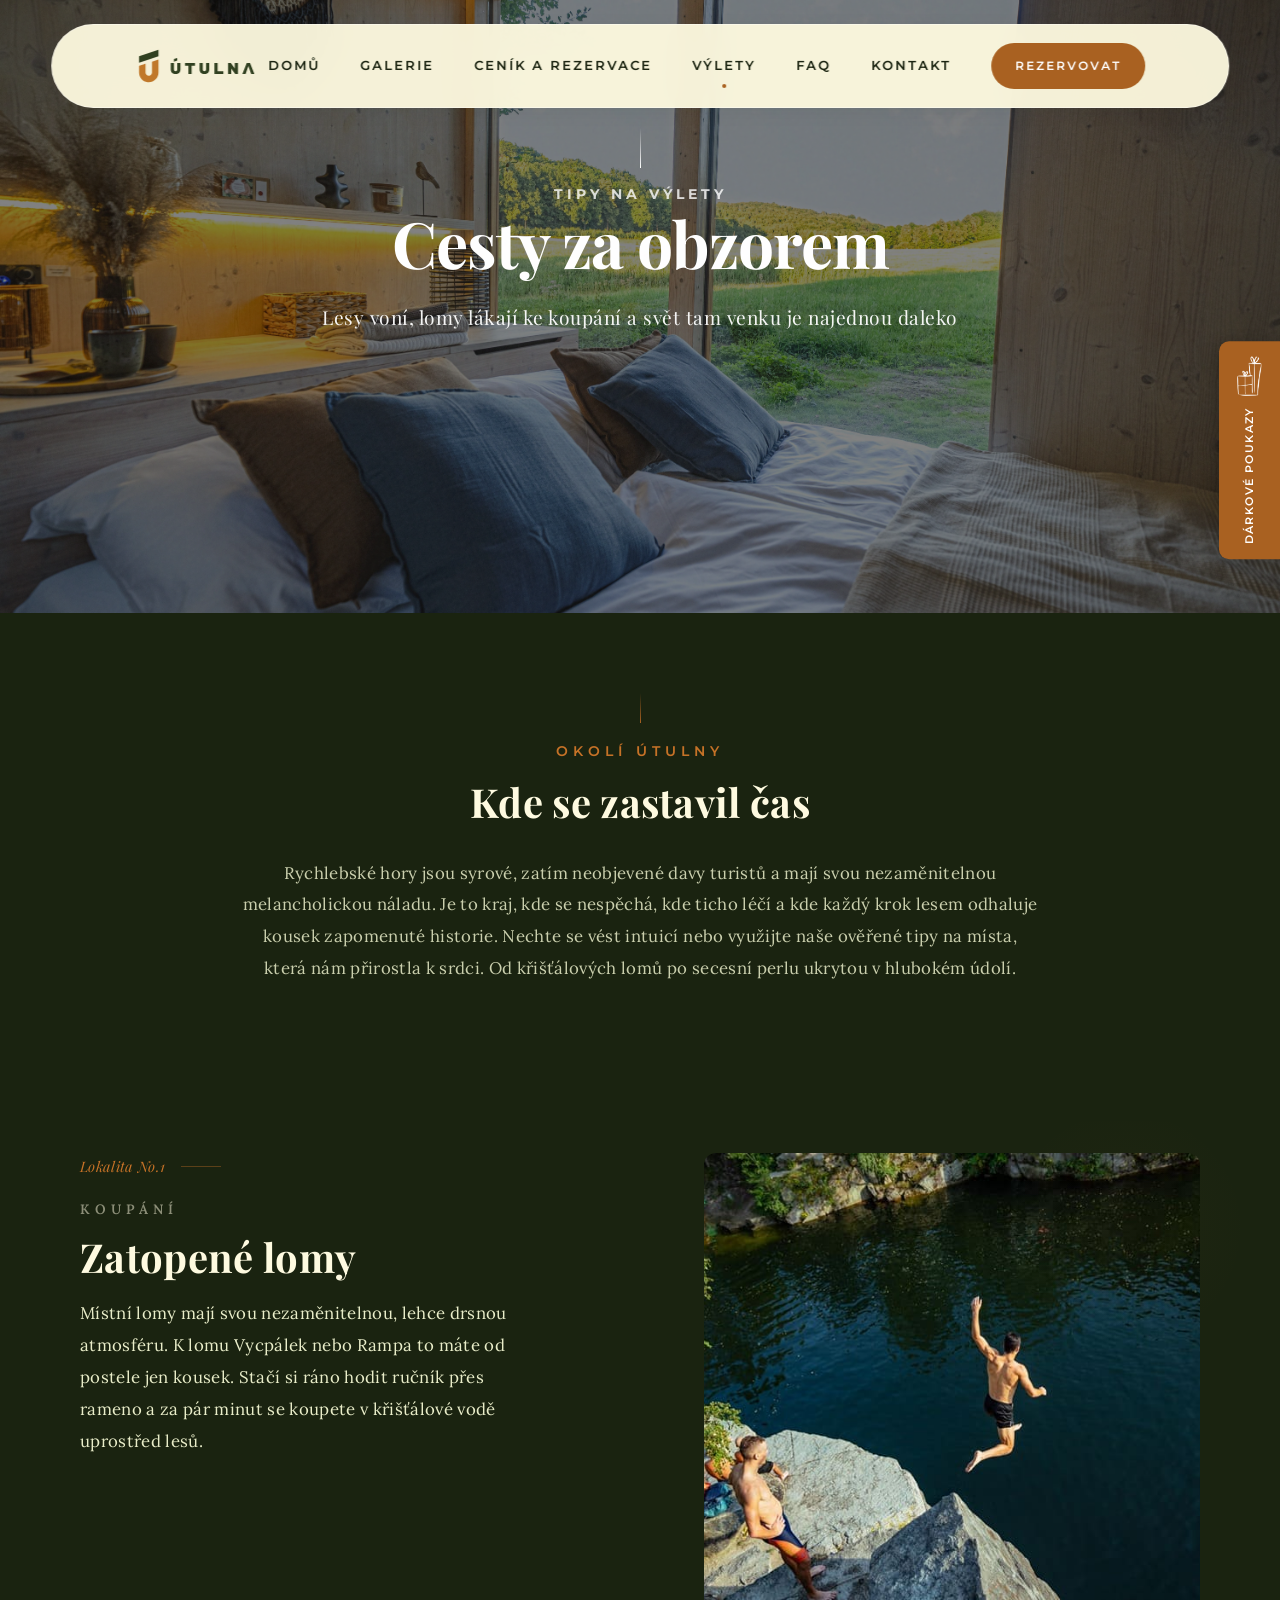
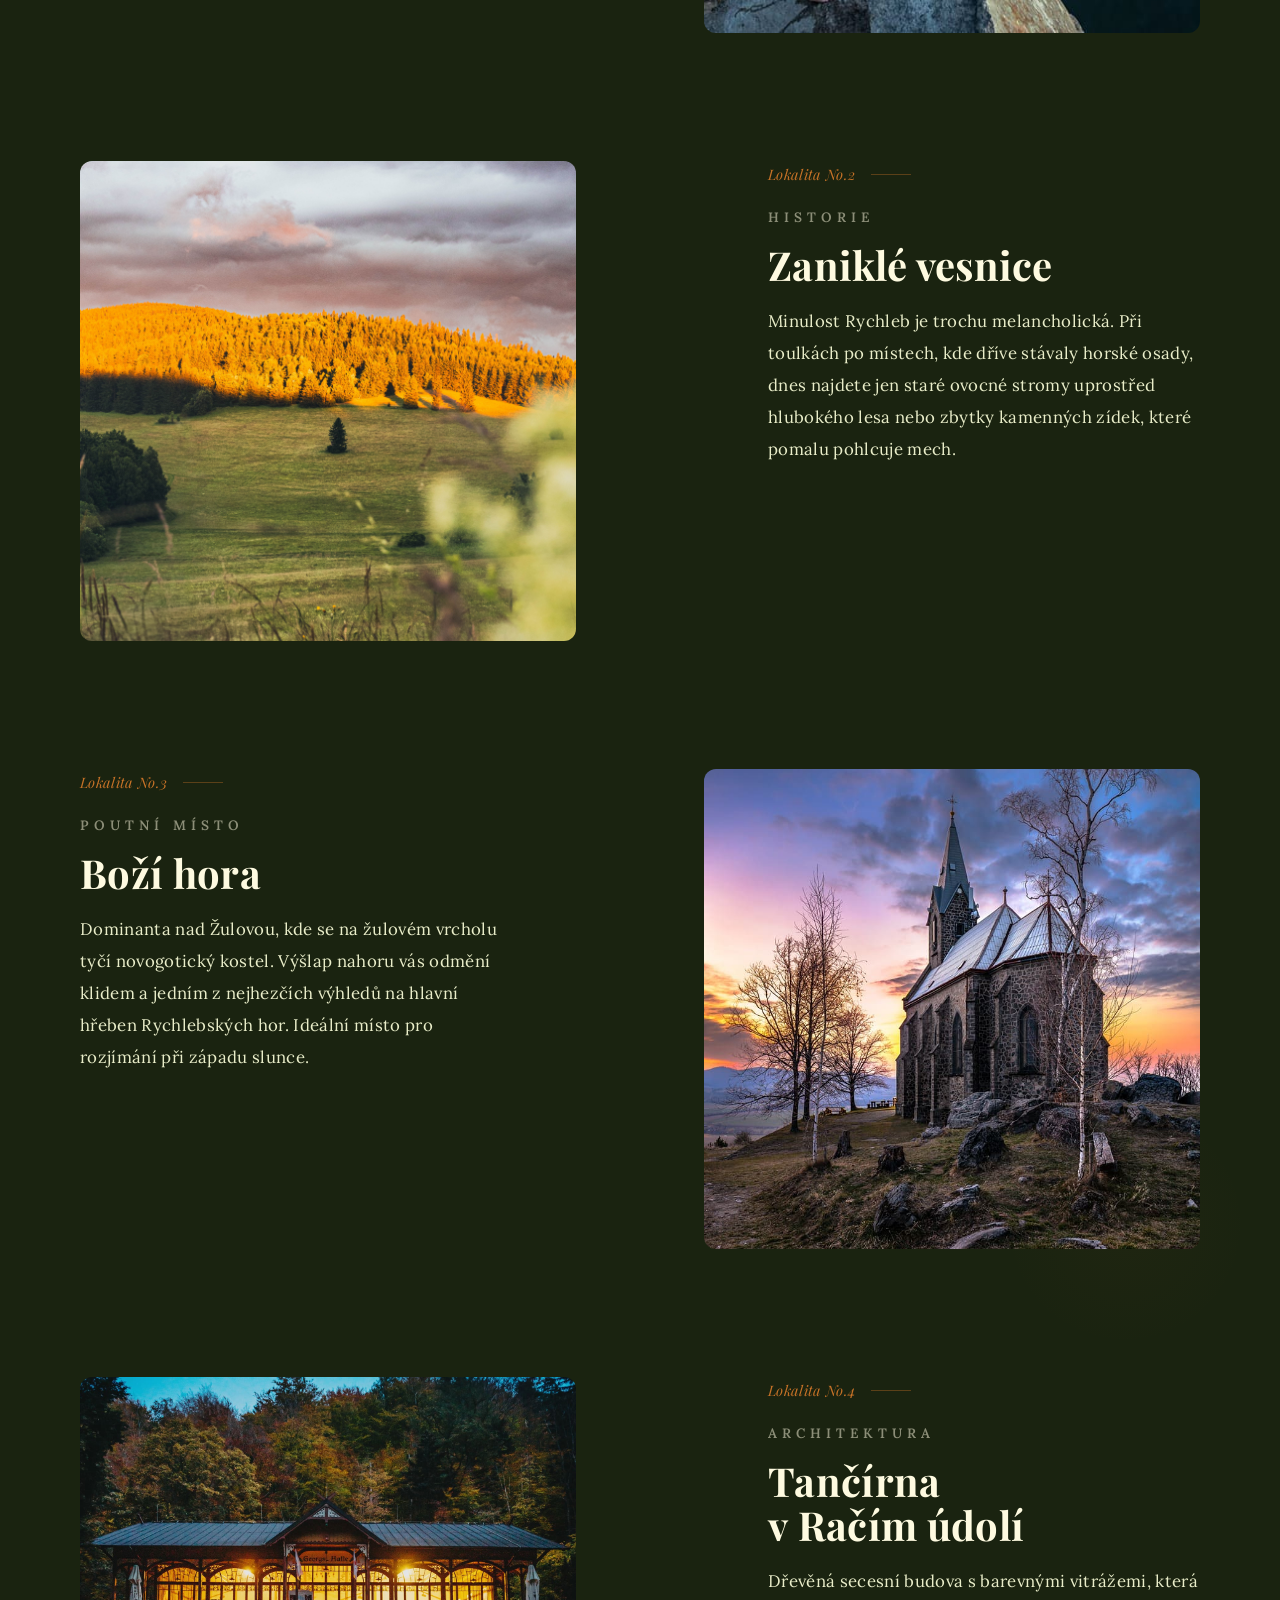
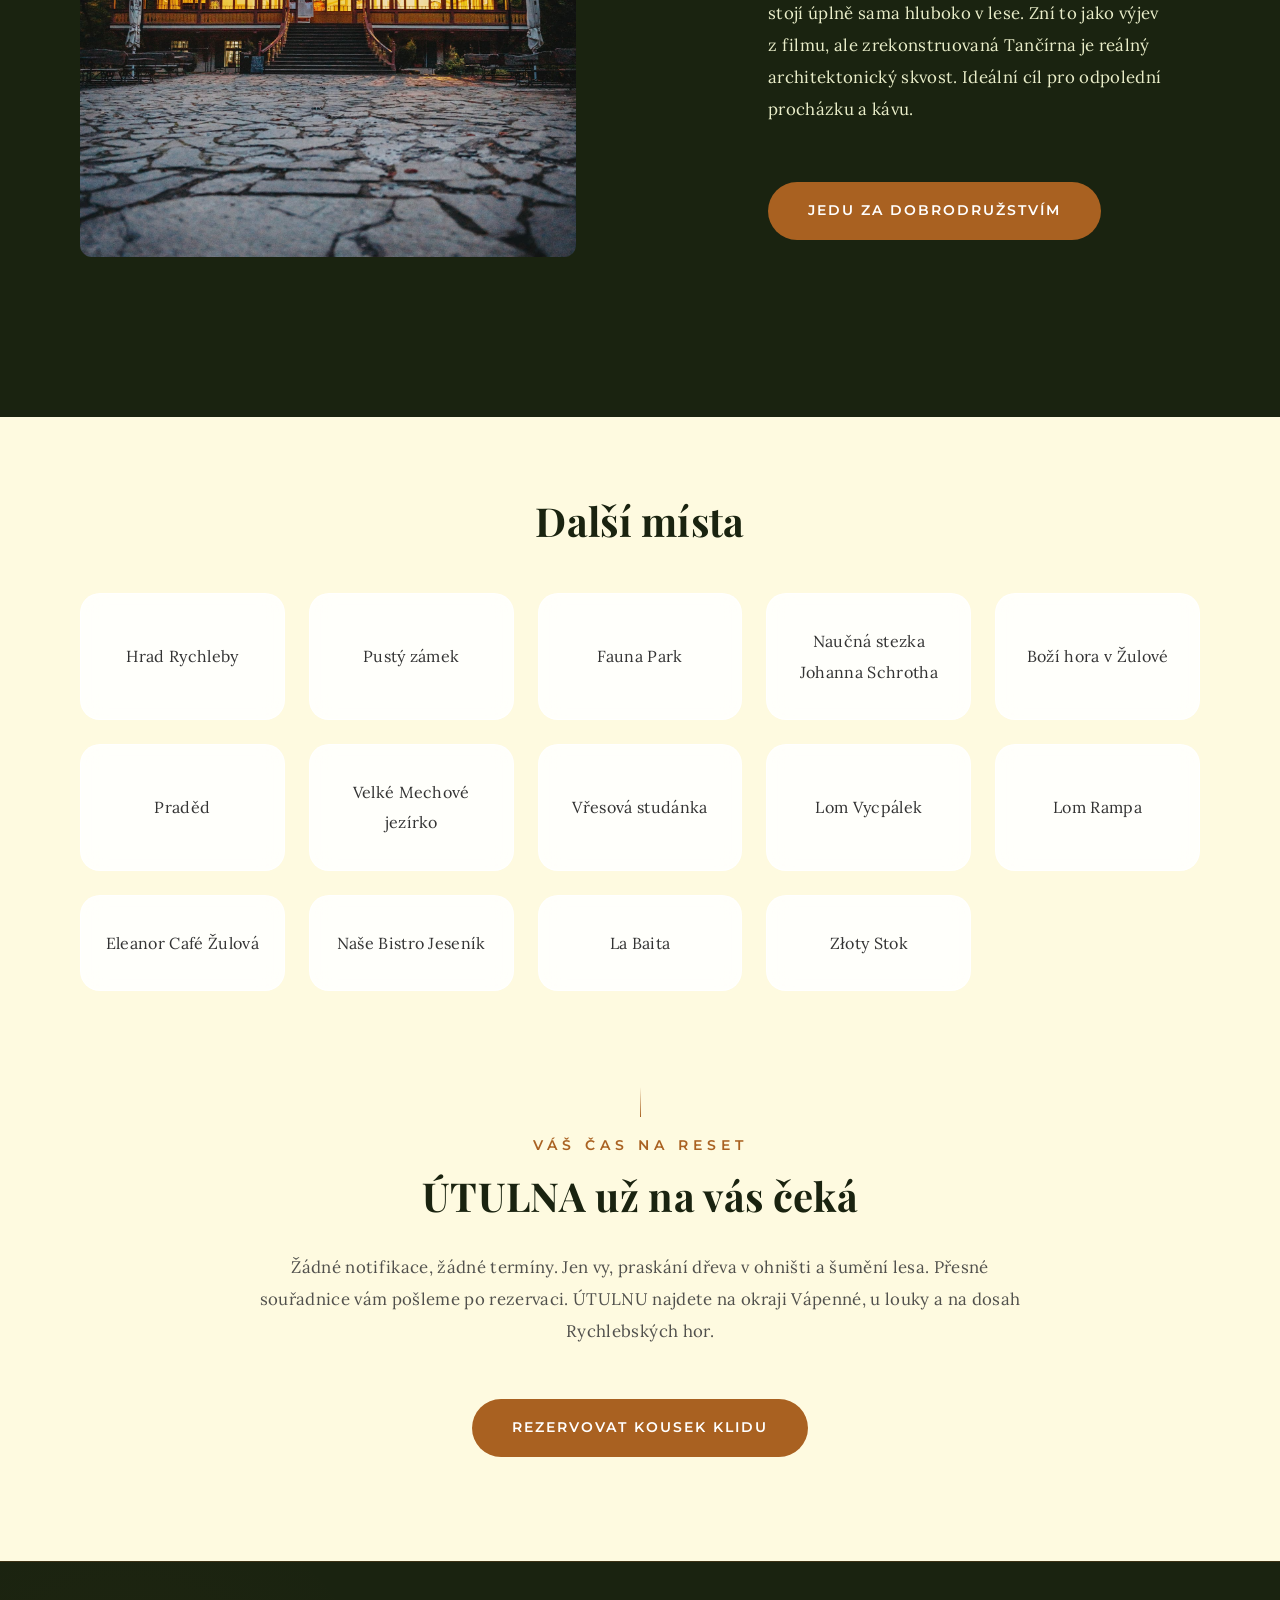
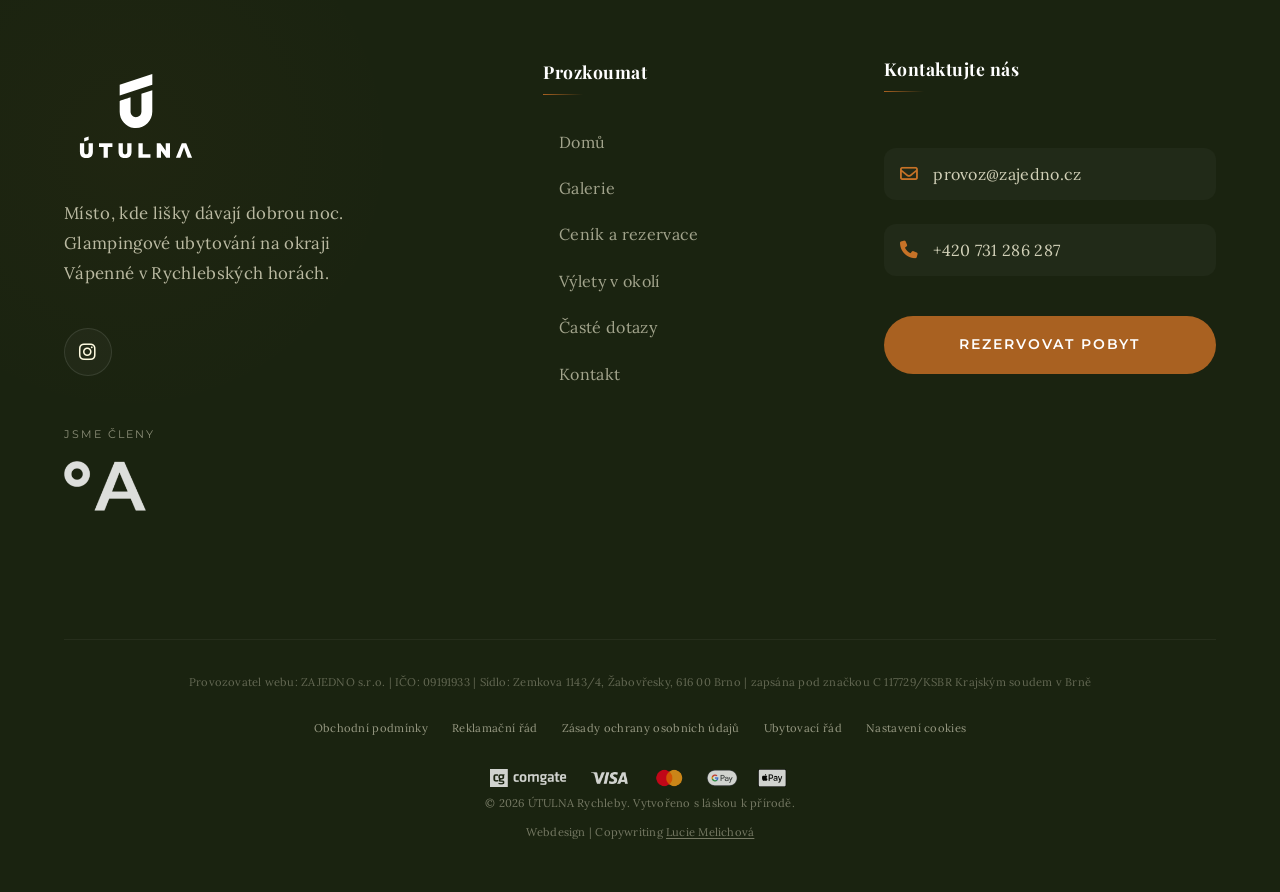
<file: tipy-na-vylety.html>
<!DOCTYPE html>
<html lang="cs">

<head>
    <meta charset="UTF-8">
    <meta name="viewport" content="width=device-width, initial-scale=1.0">
    <script src="js/consent-init.min.js?v=20261110"></script>
    <script src="js/gtm.min.js?v=20261110"></script>
    <title>Tipy na výlety | ÚTULNA Rychleby</title>
    <meta name="description" content="Tipy na výlety z ÚTULNY Rychleby: zatopené lomy, zaniklé vesnice, Tančírna a Ráčí údolí. Objevte divokou přírodu Rychlebských hor na vlastní pěst.">
    <link rel="canonical" href="https://utulna-rychleby.cz/tipy-na-vylety">

    <!-- Open Graph -->
    <meta property="og:type" content="website">
    <meta property="og:url" content="https://utulna-rychleby.cz/tipy-na-vylety">
    <meta property="og:title" content="Tipy na výlety | ÚTULNA Rychleby">
    <meta property="og:description" content="Tipy na výlety z ÚTULNY Rychleby: zatopené lomy, zaniklé vesnice, Tančírna a Ráčí údolí. Objevte divokou přírodu Rychlebských hor na vlastní pěst.">
    <meta property="og:image" content="https://utulna-rychleby.cz/Obrazky/nahled%20socialni%20site.jpg">
    <meta property="og:locale" content="cs_CZ">

    <link rel="preconnect" href="https://fonts.googleapis.com">
    <link rel="preconnect" href="https://fonts.gstatic.com" crossorigin>
    <link rel="preconnect" href="https://cdnjs.cloudflare.com">
    <link href="https://fonts.googleapis.com/css2?family=Lora:wght@400;500;600&family=Montserrat:wght@300;400;600&family=Playfair+Display:ital,wght@0,400;0,700;1,400&display=swap" rel="stylesheet" media="print" data-async-css>
    <noscript><link href="https://fonts.googleapis.com/css2?family=Lora:wght@400;500;600&family=Montserrat:wght@300;400;600&family=Playfair+Display:ital,wght@0,400;0,700;1,400&display=swap" rel="stylesheet"></noscript>
    <link rel="stylesheet" href="css/style.min.css?v=20261015b">
    <link rel="icon" type="image/svg+xml" href="favicon.svg">
    <link rel="preload" as="style" href="https://fonts.googleapis.com/css2?family=Lora:wght@400;500;600&family=Montserrat:wght@300;400;600&family=Playfair+Display:ital,wght@0,400;0,700;1,400&display=swap">
    <link rel="preload" as="style" href="https://cdnjs.cloudflare.com/ajax/libs/font-awesome/6.4.0/css/all.min.css" crossorigin="anonymous">
    <link rel="stylesheet" href="https://cdnjs.cloudflare.com/ajax/libs/font-awesome/6.4.0/css/all.min.css" media="print" data-async-css integrity="sha512-iecdLmaskl7CVkqkXNQ/ZH/XLlvWZOJyj7Yy7tcenmpD1ypASozpmT/E0iPtmFIB46ZmdtAc9eNBvH0H/ZpiBw==" crossorigin="anonymous" referrerpolicy="no-referrer">
    <noscript><link rel="stylesheet" href="https://cdnjs.cloudflare.com/ajax/libs/font-awesome/6.4.0/css/all.min.css" integrity="sha512-iecdLmaskl7CVkqkXNQ/ZH/XLlvWZOJyj7Yy7tcenmpD1ypASozpmT/E0iPtmFIB46ZmdtAc9eNBvH0H/ZpiBw==" crossorigin="anonymous" referrerpolicy="no-referrer"></noscript>
    <script src="js/async-css.min.js" defer></script>

    <!-- Structured Data -->
    <script type="application/ld+json">
    {
      "@context": "https://schema.org",
      "@type": "BreadcrumbList",
      "itemListElement": [
        { "@type": "ListItem", "position": 1, "name": "Domů", "item": "https://utulna-rychleby.cz" },
        { "@type": "ListItem", "position": 2, "name": "Tipy na výlety", "item": "https://utulna-rychleby.cz/tipy-na-vylety" }
      ]
    }
    </script>
</head>

<body>
    <noscript><iframe src="https://www.googletagmanager.com/ns.html?id=GTM-5K8M2TVL" height="0" width="0" style="display:none;visibility:hidden"></iframe></noscript>

    <!-- Floating Voucher Side Tab -->
    <a href="darkove-poukazy.html" class="voucher-side-tab" aria-label="Dárkové poukazy">
        <img src="Obrazky/ikona darkove poukazy.png" alt="" aria-hidden="true" width="486" height="513">
        <span>Dárkové poukazy</span>
    </a>

    <header>
        <div class="container nav-container">
            <a href="/" class="logo">
                <img src="Obrazky/Utulna loho do hlavicky.svg" alt="ÚTULNA Rychleby">
            </a>
            <div class="hamburger">
                <span></span><span></span><span></span>
            </div>
            <nav class="nav-menu">
                <a href="/" class="nav-link">Domů</a>
                <a href="galerie.html" class="nav-link">Galerie</a>
                <a href="cenik.html" class="nav-link">Ceník a&nbsp;rezervace</a>
                <a href="tipy-na-vylety.html" class="nav-link active">Výlety</a>
                <a href="caste-dotazy.html" class="nav-link">FAQ</a>
                <a href="kontakt.html" class="nav-link">Kontakt</a>
                <a href="cenik.html#booking-section" class="nav-link btn btn-primary">Rezervovat</a>
            </nav>
        </div>
    </header>

    <main>
        <!-- Unified Subpage Header -->
        <section class="subpage-hero hero-vylety">
            <div class="container fade-in">
                <div class="editorial-line"></div>
                <h1 class="editorial-tag">Tipy na výlety</h1>
                <h2>Cesty za obzorem</h2>
                <h3 class="hero-lead">Lesy voní, lomy lákají ke koupání a&nbsp;svět tam venku je najednou daleko</h3>
            </div>
        </section>

        <!-- Editorial Introduction -->
        <section id="trips-intro-dark">
            <div class="container fade-in">
                <div class="editorial-header">
                    <div class="editorial-line"></div>
                    <span class="editorial-tag">Okolí ÚTULNY</span>
                    <h2>Kde se zastavil čas</h2>
                    <div class="editorial-intro">
                        <p>Rychlebské hory jsou syrové, zatím neobjevené davy turistů a&nbsp;mají svou
                            nezaměnitelnou melancholickou náladu. Je to kraj, kde se nespěchá, kde ticho léčí a&nbsp;kde
                            každý krok lesem odhaluje kousek zapomenuté historie. Nechte se vést intuicí nebo využijte
                            naše ověřené tipy na místa, která nám přirostla k&nbsp;srdci. Od křišťálových lomů po secesní
                            perlu ukrytou v&nbsp;hlubokém údolí.</p>
                    </div>
                </div>
            </div>
        </section>

        <!-- Cinematic Trips Timeline -->
        <section class="ref-timeline">
            <div class="container">
                <div class="ref-wrapper">

                    <!-- Trip 1: Zatopené lomy -->
                    <div class="ref-item item-1 fade-in">
                        <div class="ref-text-box">
                            <div class="time-tag">Lokalita No.1</div>
                            <span class="ref-label">Koupání</span>
                            <h3>Zatopené lomy</h3>
                            <p>Místní lomy mají svou nezaměnitelnou, lehce drsnou atmosféru. K&nbsp;lomu Vycpálek nebo Rampa
                                to máte od postele jen kousek. Stačí si ráno hodit ručník přes rameno a&nbsp;za pár minut se
                                koupete v&nbsp;křišťálové vodě uprostřed lesů.</p>
                        </div>
                        <div class="ref-img-box">
                            <img src="Obrazky/zatopene%20lomy.jpeg" alt="Zatopené lomy" class="vertical-img shadow-img">
                        </div>
                    </div>

                    <!-- Trip 2: Zaniklé vesnice -->
                    <div class="ref-item item-2 fade-in">
                        <div class="ref-img-box">
                            <img src="Obrazky/zaniklevesnice.jpg" alt="Zaniklé vesnice"
                                class="landscape-img shadow-img" width="4000" height="6000">
                        </div>
                        <div class="ref-text-box text-right-align">
                            <div class="time-tag">Lokalita No.2</div>
                            <span class="ref-label">Historie</span>
                            <h3>Zaniklé vesnice</h3>
                            <p>Minulost Rychleb je trochu melancholická. Při toulkách po místech, kde dříve stávaly
                                horské osady, dnes najdete jen staré ovocné stromy uprostřed hlubokého lesa nebo zbytky
                                kamenných zídek, které pomalu pohlcuje mech.</p>
                        </div>
                    </div>

                    <!-- Trip 3: Boží hora -->
                    <div class="ref-item item-3 fade-in">
                        <div class="ref-text-box">
                            <div class="time-tag">Lokalita No.3</div>
                            <span class="ref-label">Poutní místo</span>
                            <h3>Boží hora</h3>
                            <p>Dominanta nad Žulovou, kde se na žulovém vrcholu tyčí novogotický kostel. Výšlap nahoru
                                vás
                                odmění klidem a&nbsp;jedním z&nbsp;nejhezčích výhledů na hlavní hřeben Rychlebských hor. Ideální
                                místo pro rozjímání při západu slunce.</p>
                        </div>
                        <div class="ref-img-box">
                            <img src="Obrazky/Bozi%20hora.jpeg" alt="Boží hora" class="vertical-img shadow-img">
                        </div>
                    </div>

                    <!-- Trip 4: Tančírna -->
                    <div class="ref-item item-4 fade-in">
                        <div class="ref-img-box">
                            <img src="Obrazky/tancirna%20a%20raci%20udoli.jpg" alt="Tančírna v Račím údolí"
                                class="landscape-img shadow-img">
                        </div>
                        <div class="ref-text-box text-right-align">
                            <div class="time-tag">Lokalita No.4</div>
                            <span class="ref-label">Architektura</span>
                            <h3>Tančírna v&nbsp;Račím údolí</h3>
                            <p>Dřevěná secesní budova s&nbsp;barevnými vitrážemi, která stojí úplně sama hluboko v&nbsp;lese. Zní
                                to jako výjev z&nbsp;filmu, ale zrekonstruovaná Tančírna je reálný architektonický skvost.
                                Ideální cíl pro odpolední procházku a&nbsp;kávu.</p>
                            <a href="cenik.html#booking-section" class="btn btn-primary story-btn">Jedu za
                                dobrodružstvím</a>
                        </div>
                    </div>
                </div>
            </div>
        </section>

        <!-- Other Places Grid -->
        <section class="container fade-in my-grid" style="margin-bottom: 0;">
            <h2 class="text-center">Další místa</h2>
            <div class="features-grid">
                <a href="https://www.kudyznudy.cz/aktivity/hrad-rychleby-v-racim-udoli" target="_blank" rel="noopener" class="feature-card">Hrad Rychleby</a>
                <a href="https://www.hrady.cz/hrad-pusty-zamek-jesenik" target="_blank" rel="noopener" class="feature-card">Pustý zámek</a>
                <a href="http://www.faunapark.cz/" target="_blank" rel="noopener" class="feature-card">Fauna Park</a>
                <a href="https://www.kudyznudy.cz/aktivity/naucna-stezka-johanna-schrotha" target="_blank" rel="noopener" class="feature-card">Naučná stezka Johanna Schrotha</a>
                <a href="https://rychleby.cz/bozi-hora/" target="_blank" rel="noopener" class="feature-card">Boží hora v&nbsp;Žulové</a>
                <a href="https://www.kudyznudy.cz/aktivity/praded-nejvyssi-hora-moravy" target="_blank" rel="noopener" class="feature-card">Praděd</a>
                <a href="https://www.kudyznudy.cz/aktivity/naucna-stezka-rejviz" target="_blank" rel="noopener" class="feature-card">Velké Mechové jezírko</a>
                <a href="https://www.kudyznudy.cz/aktivity/vresova-studanka-v-jesenikach" target="_blank" rel="noopener" class="feature-card">Vřesová studánka</a>
                <a href="https://uztracenehopotoka.cz/zatopene-lomy/" target="_blank" rel="noopener" class="feature-card">Lom Vycpálek</a>
                <a href="https://uztracenehopotoka.cz/zatopene-lomy/" target="_blank" rel="noopener" class="feature-card">Lom Rampa</a>
                <a href="https://www.facebook.com/EleanorCafe/?locale=cs_CZ" target="_blank" rel="noopener" class="feature-card">Eleanor Café Žulová</a>
                <a href="https://nasebistrojesenik.cz/?lang=cs" target="_blank" rel="noopener" class="feature-card">Naše Bistro Jeseník</a>
                <a href="https://labaita.cz/" target="_blank" rel="noopener" class="feature-card">La Baita</a>
                <a href="https://szlakpodziemi.pl/project/zloty-stok-kopalnia-zlota/" target="_blank" rel="noopener" class="feature-card">Złoty Stok</a>
            </div>
        </section>

        <!-- Footer Call to Action: Editorial Version -->
        <div class="footer-cta-editorial">
            <div class="container fade-in">
                <div class="editorial-header">
                    <div class="editorial-line"></div>
                    <span class="editorial-tag">Váš čas na reset</span>
                    <h2>ÚTULNA už na vás čeká</h2>
                    <div class="editorial-intro">
                        <p>Žádné notifikace, žádné termíny. Jen vy, praskání dřeva v&nbsp;ohništi a&nbsp;šumění lesa. Přesné souřadnice vám pošleme po rezervaci. ÚTULNU najdete na okraji Vápenné, u&nbsp;louky a&nbsp;na dosah Rychlebských hor.</p>
                    </div>
                    <div class="editorial-cta-wrapper">
                        <a href="cenik.html#booking-section" class="btn btn-primary">Rezervovat kousek klidu</a>
                    </div>
                </div>
            </div>
        </div>
    </main>

    <footer class="site-footer">
        <div class="container footer-grid">
            <div class="footer-brand">
                <a href="/" class="footer-logo-link">
                    <img src="Obrazky/Utulna_basic_white.svg" alt="ÚTULNA Rychleby" class="footer-logo">
                </a>
                <p>Místo, kde lišky dávají dobrou noc. Glampingové ubytování na okraji Vápenné v&nbsp;Rychlebských horách.</p>

                <div class="footer-socials">
                    <a href="https://www.instagram.com/utulna_rychleby/" target="_blank" rel="noopener noreferrer" aria-label="Instagram" class="social-icon">
                        <i class="fa-brands fa-instagram"></i>
                    </a>
                </div>

                <div class="footer-members">
                    <span class="footer-members-label">Jsme členy</span>
                    <div class="footer-members-logos">
                        <a href="https://www.amazingplaces.cz/cs/kouzelna-mista/ootoolno-zem-?s=3qonv6vy" target="_blank" rel="noopener" aria-label="Amazing Places">
                            <img src="Obrazky/amazing_places_logo_bile.png" alt="Amazing Places" class="footer-members-ap" loading="lazy" width="300" height="183">
                        </a>
                    </div>
                </div>
            </div>

            <div class="footer-nav">
                <h3>Prozkoumat</h3>
                <ul>
                    <li><a href="/">Domů</a></li>
                    <li><a href="galerie.html">Galerie</a></li>
                    <li><a href="cenik.html">Ceník a&nbsp;rezervace</a></li>
                    <li><a href="tipy-na-vylety.html">Výlety v&nbsp;okolí</a></li>
                    <li><a href="caste-dotazy.html">Časté dotazy</a></li>
                    <li><a href="kontakt.html">Kontakt</a></li>
                </ul>
            </div>

            <div class="footer-contact">
                <h3>Kontaktujte nás</h3>
                <a href="mailto:provoz@zajedno.cz" class="contact-item">
                    <i class="fa-regular fa-envelope"></i>
                    <span>provoz@zajedno.cz</span>
                </a>
                <a href="tel:+420731286287" class="contact-item">
                    <i class="fa-solid fa-phone"></i>
                    <span>+420 731 286 287</span>
                </a>
                <a href="cenik.html#booking-section" class="btn btn-primary footer-cta">Rezervovat pobyt</a>
            </div>
        </div>

        <div class="footer-bottom container">
            <div class="footer-operator">
                <p>Provozovatel webu: ZAJEDNO s.r.o. | IČO: 09191933 | Sídlo: Zemkova 1143/4, Žabovřesky, 616 00 Brno
                    | zapsána pod značkou C 117729/KSBR Krajským soudem v&nbsp;Brně</p>
            </div>
            <div class="footer-legal">
                <a href="dokumenty/vop.pdf" target="_blank" rel="noopener">Obchodní podmínky</a>
                <a href="dokumenty/reklamacni-rad.pdf" target="_blank" rel="noopener">Reklamační řád</a>
                <a href="dokumenty/gdpr.pdf" target="_blank" rel="noopener">Zásady ochrany osobních údajů</a>
                <a href="dokumenty/ubytovaci-rad.pdf" target="_blank" rel="noopener">Ubytovací řád</a>
                <a href="#" class="cky-banner-element">Nastavení cookies</a>
            </div>
            <div class="footer-payment" style="margin-top: 1.5rem; display: flex; justify-content: center;">
                <a href="https://www.comgate.cz/cz/platebni-brana" target="_blank" rel="noopener" style="display: block;">
                    <img src="Obrazky/paticka-comgate-tmava.png" alt="Platební brána Comgate" class="comgate-logo" width="2200" height="200">
                </a>
            </div>
            <p>&copy; <span id="current-year">2026</span> ÚTULNA Rychleby. Vytvořeno s&nbsp;láskou k&nbsp;přírodě.</p>
            <p class="footer-credit">Webdesign | Copywriting <a href="https://www.linkedin.com/in/lucie-melichova/" target="_blank" rel="noopener">Lucie Melichová</a></p>
        </div>
    </footer>
    <script src="js/script.min.js" defer></script>
</body>

</html>
</file>
<file: css/style.min.css>
:root{--color-bg:#fefae0;--color-primary:#1a2310;--color-secondary:#a96121;--color-secondary-on-dark:#c67227;--color-text:#333333;--color-white:#ffffff;--color-card-bg:#ffffff;--color-border:rgba(26,35,16,0.1);--font-base:'Montserrat',sans-serif;--font-body:'Lora',serif;--grid-unit:8px;--border-radius-card:24px;--border-radius-btn:50px;--shadow-sm:none;--shadow-md:none;--transition:0.3s cubic-bezier(0.25,0.8,0.25,1)}*,*::before,*::after{box-sizing:border-box;margin:0;padding:0}html{font-size:100%;scroll-behavior:smooth}body{font-family:var(--font-body);background-color:var(--color-bg);color:var(--color-text);line-height:1.9;letter-spacing:0.02em;overflow-x:hidden}h1,h2,h3,h4,h5,h6{font-family:'Playfair Display',serif;color:var(--color-primary);font-weight:700;line-height:1.2}.subpage-hero h1,.subpage-hero h2,.premium-pricing-card h2,.detail-block h3,#experience-lifestyle h2{color:#fefae0 !important}.subpage-hero h2{color:#ffffff !important;text-align:center}.hero-home h2{color:#ffffff !important}.subpage-hero h2{font-size:clamp(3rem,5vw,4.5rem);letter-spacing:-1px;margin-bottom:1.5rem;line-height:1.1}h1{font-size:clamp(3rem,5vw,4.5rem);letter-spacing:-1px;margin-bottom:1.5rem;line-height:1.1}h2{font-size:2.5rem;margin-bottom:2rem}h3{font-size:1.5rem;margin-bottom:1rem;color:var(--color-secondary)}p{margin-bottom:1.5rem;max-width:65ch;color:#4a4a4a;font-family:var(--font-body);font-size:1.05rem;line-height:1.9;letter-spacing:0.02em;font-weight:400}a{text-decoration:none;color:inherit;transition:var(--transition)}img{max-width:100%;height:auto;border-radius:var(--border-radius-card);display:block}.container{width:90%;max-width:1200px;margin:0 auto;position:relative}.text-center{text-align:center;margin-left:auto;margin-right:auto}.text-center p{margin-left:auto;margin-right:auto}.my-grid{margin:5rem auto}.btn{display:inline-block;padding:1rem 2.5rem;border-radius:var(--border-radius-btn);font-family:var(--font-base);font-size:0.85rem;font-weight:600;text-transform:uppercase;letter-spacing:2px;transition:var(--transition);cursor:pointer;text-align:center}.btn-primary{background-color:var(--color-secondary);color:var(--color-white)}.btn-primary:hover{background-color:#a3561a;transform:translateY(-3px)}.btn-secondary{background-color:transparent;color:var(--color-white);border:1px solid rgba(255,255,255,0.7)}.btn-secondary:hover{background-color:rgba(255,255,255,0.1);transform:translateY(-3px)}header{padding:0.8rem 0;position:fixed;top:1.5rem;left:50%;transform:translateX(-50%);width:92%;max-width:1200px;z-index:1000;background:rgba(254,250,224,0.95);backdrop-filter:blur(15px);-webkit-backdrop-filter:blur(15px);border:1px solid rgba(255,255,255,0.4);border-radius:100px;transition:all 0.5s cubic-bezier(0.23,1,0.32,1);box-shadow:0 4px 20px rgba(26,35,16,0.05)}header.scrolled{width:85%;padding:0.6rem 0;top:1rem;background:rgba(254,250,224,0.98);box-shadow:0 10px 30px rgba(26,35,16,0.12)}@media (max-width:768px){header{top:0.8rem;width:95%;padding:0.5rem 0}header.scrolled{width:98%;top:0.5rem}}.nav-container{display:flex;justify-content:space-between;align-items:center;padding:0.35rem 1.5rem}.logo{display:flex;align-items:center;overflow:visible}.logo img{height:40px;width:auto;display:block}.nav-menu{display:flex;gap:2.5rem;align-items:center}.nav-link{font-family:'Montserrat',sans-serif;font-size:0.8rem;font-weight:600;text-transform:uppercase;letter-spacing:2px;color:var(--color-primary);position:relative;padding:0.5rem 0;transition:all 0.3s}.nav-link:not(.btn)::after{content:'';position:absolute;bottom:-2px;left:50%;width:0;height:4px;background:var(--color-secondary);border-radius:50%;transform:translateX(-50%);transition:all 0.3s;opacity:0}.nav-link:hover{color:var(--color-secondary)}.nav-link:hover::after,.nav-link.active::after{width:4px;opacity:1}.nav-link.btn{padding:0.7rem 1.5rem;background:var(--color-secondary);color:white;border-radius:50px;font-size:0.75rem}.nav-link.btn:hover{background:var(--color-primary)}.hamburger{display:none;cursor:pointer;flex-direction:column;gap:6px}.hamburger span{width:25px;height:2px;background-color:var(--color-primary);transition:0.3s}.hero{min-height:100vh;position:relative;display:flex;flex-direction:column;justify-content:center;align-items:center;text-align:center;overflow:hidden;padding:160px 20px 100px;color:var(--color-white);background-color:#1a1a1a}@media (max-width:768px){.hero{padding:140px 20px 80px}}.hero-bg-img{position:absolute;top:0;left:0;width:100%;height:100%;z-index:-1}.hero-bg-img::after{content:'';position:absolute;top:0;left:0;width:100%;height:100%;background:rgba(0,0,0,0.3);z-index:1}.hero-bg-img img{width:100%;height:100%;object-fit:cover;filter:brightness(0.55);transform:scale(1.05);animation:breathe 20s infinite alternate}@keyframes breathe{from{transform:scale(1.05)}to{transform:scale(1.15)}}.hero-content{position:relative;z-index:2;max-width:900px;padding:2rem}.hero h1{font-size:clamp(3.5rem,8vw,6rem);font-weight:700;color:var(--color-white);margin-bottom:1.5rem;line-height:1.1;letter-spacing:-2px}.hero p{font-size:1.6rem;color:#ffffff;max-width:60ch;margin:0 auto 3rem;font-weight:500}.hero-btns{display:flex;justify-content:center;gap:1.5rem;margin-bottom:4rem}.btn-primary{background:var(--color-secondary);color:white;border:none}.btn-glass{background:rgba(255,255,255,0.1);backdrop-filter:blur(10px);-webkit-backdrop-filter:blur(10px);color:white;border:1px solid rgba(255,255,255,0.3);padding:1rem 2.5rem;border-radius:var(--border-radius-btn);font-weight:500;text-transform:uppercase;letter-spacing:1px;cursor:pointer;transition:0.3s}.btn-glass:hover{background:white;color:var(--color-primary)}.hero-features{display:flex;justify-content:center;gap:2rem;flex-wrap:nowrap;padding-top:2rem;position:relative;z-index:5;width:100%}.feature-pill{background:rgba(255,255,255,0.75);backdrop-filter:blur(30px);-webkit-backdrop-filter:blur(30px);border:none;padding:1.1rem 2.2rem;border-radius:60px;display:flex;align-items:center;gap:18px;cursor:pointer;position:relative;overflow:hidden;transition:all 0.6s cubic-bezier(0.23,1,0.32,1);color:var(--color-primary);text-align:left;box-shadow:0 15px 35px rgba(0,0,0,0.05)}.feature-pill::after{content:'';position:absolute;top:0;left:-100%;width:50%;height:100%;background:linear-gradient(to right,transparent,rgba(255,255,255,0.4),transparent);transform:skewX(-25deg);transition:0s}.feature-pill:hover::after{left:150%;transition:0.7s ease-in-out}.feature-pill:hover{background:rgba(255,255,255,0.7);transform:translateY(-10px);box-shadow:0 30px 60px rgba(0,0,0,0.1)}.feature-pill:hover .feature-text h4,.feature-pill:hover .feature-text span{color:var(--color-primary)}.feature-circle img{width:2.6rem;height:2.6rem;object-fit:contain}.feature-pill:nth-child(4) .feature-circle img{width:3.1rem;height:3.1rem}.feature-circle{display:flex;align-items:center;justify-content:center;font-size:1.6rem;color:var(--color-primary);transition:all 0.4s ease;background:transparent !important;border:none !important;box-shadow:none !important;width:auto;height:auto;padding:0;margin:0}.feature-pill:hover .feature-circle{color:var(--color-secondary);transform:scale(1.1)}.feature-text h4{font-size:1.1rem;margin:0;font-weight:600;color:var(--color-primary)}.feature-text span{font-size:0.8rem;opacity:1;display:block;color:var(--color-primary)}.feature-pill:nth-child(1){animation:float-slow 6s infinite ease-in-out;margin-right:0;margin-left:0}.feature-pill:nth-child(2){animation:float-slow 6s infinite ease-in-out 2s;margin-right:0;margin-left:0}.feature-pill:nth-child(3){animation:float-slow 6s infinite ease-in-out 4s;margin-right:0;margin-left:0}.feature-pill:nth-child(4){animation:float-slow 6s infinite ease-in-out 1s;margin-right:0;margin-left:0}@keyframes float-slow{0%,100%{transform:translateY(0)}50%{transform:translateY(-10px)}}@media (max-width:768px){.hero-features{position:relative;top:0;right:0;left:0;transform:none;flex-direction:column;gap:1rem;width:100%;align-items:center;padding-top:3rem}.feature-pill{width:90%;justify-content:flex-start;margin-right:0 !important;margin-left:0 !important}.hero h1{font-size:3rem}.nav-menu{position:fixed;top:0;left:0;width:100%;height:100vh;background:var(--color-bg);flex-direction:column;justify-content:center;padding:4rem 2rem;transform:translateX(-150%);transition:transform 0.4s cubic-bezier(0.23,1,0.32,1),opacity 0.4s,visibility 0.4s;color:var(--color-primary);z-index:999;opacity:0;visibility:hidden;pointer-events:none}.nav-menu.active{transform:translateX(0);opacity:1;visibility:visible;pointer-events:auto}.nav-container{justify-content:space-between !important;padding-right:20px !important}.hamburger{display:flex;z-index:1001;position:relative;order:2 !important}.hamburger.active span:nth-child(1){transform:rotate(45deg) translate(5px,5px)}.hamburger.active span:nth-child(2){opacity:0}.hamburger.active span:nth-child(3){transform:rotate(-45deg) translate(7px,-7px)}}.timeline-section{padding:4rem 0}.timeline-path{display:none}.timeline-item{display:flex;align-items:center;gap:4rem;margin-bottom:6rem}.timeline-item:nth-child(even){flex-direction:row-reverse}@media (max-width:768px){.timeline-item,.timeline-item:nth-child(even){flex-direction:column-reverse;gap:2rem;margin-bottom:4rem}.timeline-content,.timeline-img-wrapper{width:100%}}.timeline-content{flex:1}.timeline-img-wrapper{flex:1;position:relative}.timeline-img-wrapper img{box-shadow:none;transition:var(--transition)}.timeline-img-wrapper:hover img{transform:scale(1.02)}.features-grid{display:grid;grid-template-columns:repeat(5,1fr);gap:1.5rem;padding:1rem}.feature-card{background:rgba(255,255,255,0.85);backdrop-filter:blur(12px);-webkit-backdrop-filter:blur(12px);border:1px solid rgba(255,255,255,0.9);border-radius:20px;padding:2rem 1rem;text-align:center;transition:all 0.3s ease;display:flex;flex-direction:column;align-items:center;justify-content:center;height:100%}.feature-card:hover{transform:translateY(-5px);background:#ffffff;border-color:#ffffff}.feature-card-icon-wrapper{width:60px;height:60px;background:rgba(255,255,255,0.5);border:1px solid rgba(188,108,37,0.6);border-radius:50%;display:flex;align-items:center;justify-content:center;margin-bottom:1rem;color:var(--color-secondary);font-size:1.5rem;transition:all 0.3s ease}.feature-card:hover .feature-card-icon-wrapper{background:var(--color-secondary);color:#fff;border-color:var(--color-secondary);transform:scale(1.05)}.feature-card h3{font-size:1.05rem;color:#1a2310;margin-bottom:0;font-weight:600}.feature-card p{display:none}@media (max-width:1024px){.features-grid{grid-template-columns:repeat(3,1fr)}}@media (max-width:768px){.features-grid{grid-template-columns:repeat(2,1fr)}}@media (max-width:480px){.features-grid{grid-template-columns:1fr}}.gallery-section-wrapper{position:relative;overflow:hidden;background:#fdfaf4}.gallery-section-wrapper::before{content:"";position:absolute;top:0;left:0;width:100%;height:100%;background-image:url("data:image/svg+xml,%3Csvg viewBox='0 0 200 200' xmlns='http://www.w3.org/2000/svg'%3E%3Cfilter id='noiseFilter'%3E%3CfeTurbulence type='fractalNoise' baseFrequency='0.65' numOctaves='3' stitchTiles='stitch'/%3E%3C/filter%3E%3Crect width='100%25' height='100%25' filter='url(%23noiseFilter)'/%3E%3C/svg%3E");opacity:0.04;pointer-events:none;z-index:5}.gallery-grid{display:grid;grid-template-columns:repeat(4,1fr);grid-auto-rows:260px;grid-auto-flow:dense;gap:1.5rem;padding:2rem 0}.gallery-item{border-radius:var(--border-radius-card);overflow:hidden;position:relative;cursor:pointer;transition:transform 0.8s cubic-bezier(0.23,1,0.32,1)}.gallery-item img{width:100%;height:100%;object-fit:cover;border-radius:var(--border-radius-card);opacity:0.92;filter:contrast(1.02) saturate(0.95);transition:transform 1.2s cubic-bezier(0.23,1,0.32,1),opacity 0.6s ease,filter 0.6s ease}.gallery-item:hover img{transform:scale(1.12);opacity:1;filter:contrast(1.08) saturate(1.05)}.lightbox-modal{position:fixed;top:0;left:0;width:100%;height:100%;background:rgba(10,15,8,0.95);backdrop-filter:blur(15px);-webkit-backdrop-filter:blur(15px);display:none;justify-content:center;align-items:center;z-index:2000}.lightbox-modal.active{display:flex}.lightbox-content{position:relative;max-width:90%;max-height:85vh;display:flex;justify-content:center;align-items:center}.lightbox-content img{max-width:100%;max-height:85vh;border-radius:var(--border-radius-card);animation:lightboxZoom 0.5s cubic-bezier(0.23,1,0.32,1)}@keyframes lightboxZoom{from{opacity:0;transform:scale(0.95)}to{opacity:1;transform:scale(1)}}.lightbox-close{position:absolute;top:-50px;right:0;color:#fff;font-size:2rem;cursor:pointer;opacity:0.6;transition:0.3s}.lightbox-nav{position:fixed;top:50%;width:100%;display:flex;justify-content:space-between;padding:0 40px;pointer-events:none;z-index:2001}.lightbox-arrow{width:60px;height:60px;background:rgba(255,255,255,0.1);backdrop-filter:blur(10px);border:1px solid rgba(255,255,255,0.1);color:#fff;border-radius:50%;display:flex;align-items:center;justify-content:center;font-size:1.2rem;cursor:pointer;pointer-events:auto;transition:all 0.4s}.lightbox-arrow:hover{background:var(--color-secondary);color:white;transform:scale(1.1)}.lightbox-close:hover{opacity:1;transform:rotate(90deg)}@media (max-width:768px){.lightbox-nav{padding:0 15px}.lightbox-arrow{width:50px;height:50px}}.gallery-item.lg{grid-column:span 2;grid-row:span 2}.gallery-item.tall{grid-row:span 2}.gallery-item.wide{grid-column:span 2}@media (max-width:1100px){.gallery-grid{grid-template-columns:repeat(2,1fr);gap:1.5rem}}@media (max-width:600px){.gallery-grid{grid-template-columns:1fr;grid-auto-rows:300px;gap:1rem}.gallery-item.lg,.gallery-item.tall,.gallery-item.wide{grid-column:span 1;grid-row:span 1}}.gallery-item:hover img{transform:scale(1.05)}.footer-cta-editorial{padding:5rem 0 6rem;text-align:center;background:var(--color-bg)}.footer-cta-editorial h2{color:var(--color-primary)}.footer-cta-editorial .editorial-intro p{color:#333333}.editorial-cta-wrapper{margin-top:2.5rem}.footer-cta-editorial .editorial-cta-wrapper{margin-top:1.2rem}.site-footer{background:#1a2310;color:#fefae0;padding:6rem 0 3rem;margin-top:0;position:relative;border-top:1px solid rgba(188,108,37,0.2)}.site-footer::before{content:'';position:absolute;top:0;left:0;width:100%;height:100%;background-image:radial-gradient(circle at 10% 20%,rgba(188,108,37,0.03) 0%,transparent 20%);pointer-events:none}.footer-grid{display:grid;grid-template-columns:1.5fr 1fr 1.2fr;gap:4rem;margin-bottom:5rem;align-items:start;position:relative;z-index:2}.footer-brand{display:flex;flex-direction:column;align-items:flex-start;text-align:left}.footer-logo-link{overflow:visible}.footer-logo{height:100px;width:auto;display:block;margin-bottom:1.5rem;padding:8px;box-sizing:content-box}.footer-brand h3{font-size:2.2rem;color:var(--color-secondary);margin-bottom:1.5rem;font-family:'Playfair Display',serif;letter-spacing:-0.5px;font-weight:700}.footer-brand p{color:rgba(254,250,224,0.7);line-height:1.8;margin-bottom:2.5rem;max-width:320px;font-size:1.05rem}.footer-socials{display:flex;gap:1.5rem;justify-content:flex-start;margin-bottom:3rem}.social-icon{display:flex;align-items:center;justify-content:center;width:48px;height:48px;background:rgba(255,255,255,0.03);border:1px solid rgba(255,255,255,0.1);border-radius:50%;color:#fefae0;font-size:1.2rem;transition:all 0.4s cubic-bezier(0.175,0.885,0.32,1.275)}.social-icon:hover{background:var(--color-secondary);border-color:var(--color-secondary);color:#fff;transform:translateY(-5px) scale(1.1)}.footer-nav h3,.footer-contact h3{color:#fff;font-family:'Playfair Display',serif;font-size:1.1rem;font-weight:700;margin-bottom:2rem;position:relative;display:inline-block;letter-spacing:0.5px}.footer-nav h3::after,.footer-contact h3::after{content:'';display:block;width:40px;height:1px;background:linear-gradient(to right,var(--color-secondary),transparent);margin-top:12px}.footer-nav h3::before,.footer-contact h3::before{display:none}.footer-nav ul{list-style:none;padding:0}.footer-nav li{margin-bottom:1rem}.footer-nav a{color:rgba(254,250,224,0.6);text-decoration:none;transition:0.3s;display:flex;align-items:center;gap:10px}.footer-nav a::before{content:'';display:block;width:6px;height:6px;background:var(--color-secondary);border-radius:50%;opacity:0;transform:translateX(-10px);transition:0.3s}.footer-nav a:hover{color:#fff;transform:translateX(5px)}.footer-nav a:hover::before{opacity:1;transform:translateX(0)}.footer-contact{display:flex;flex-direction:column;gap:1.5rem}.contact-item{display:flex;align-items:center;gap:15px;color:rgba(254,250,224,0.8);text-decoration:none !important;transition:0.3s;padding:10px 15px;background:rgba(255,255,255,0.03);border-radius:12px;border:1px solid transparent}.contact-item i{color:var(--color-secondary);font-size:1.1rem}.contact-item:hover{color:#fff;background:rgba(255,255,255,0.08);border-color:rgba(255,255,255,0.1);transform:translateX(5px)}.footer-cta{margin-top:1rem;background:var(--color-secondary);color:white !important;border:none}.footer-cta:hover{background:#a3561a;transform:translateY(-3px)}.footer-bottom{text-align:center;padding-top:2rem;border-top:1px solid rgba(255,255,255,0.05);position:relative;z-index:2}.footer-bottom p{color:rgba(254,250,224,0.4);font-size:0.7rem;margin:0 auto;max-width:none}.footer-operator{margin-bottom:1.5rem;opacity:0.8;font-size:0.7rem;line-height:1.6;text-align:center}.footer-legal{display:flex;flex-wrap:wrap;justify-content:center;gap:0.5rem 1.5rem;margin-bottom:1.5rem}.footer-legal a{color:rgba(254,250,224,0.55);font-size:0.7rem;text-decoration:none;transition:color 0.2s}.footer-legal a:hover{color:var(--color-secondary);text-decoration:underline}.booking-legal-note{font-size:0.78rem;color:rgba(80,70,50,0.7);text-align:center;margin-top:1.5rem;max-width:600px;margin-left:auto;margin-right:auto}.booking-legal-note a{color:var(--color-secondary);text-decoration:underline}.form-gdpr-note{font-size:0.75rem;color:rgba(80,70,50,0.65);margin-bottom:0.75rem;line-height:1.5}.form-gdpr-note a{color:var(--color-secondary);text-decoration:underline}@media (max-width:900px){.footer-grid{grid-template-columns:1fr 1fr;gap:3rem}.footer-brand{grid-column:1 / -1;text-align:center;align-items:center}.footer-brand p{margin:0 auto 2rem}.footer-socials{justify-content:center}}@media (max-width:600px){.footer-grid{grid-template-columns:1fr;gap:4rem;text-align:left}.footer-nav h3,.footer-contact h3{display:block;text-align:center}.footer-nav h3::after,.footer-contact h3::after{margin:12px auto 0}.footer-contact{align-items:center}.footer-cta{align-self:center}.contact-item{justify-content:center;width:100%}}.accordion-item{background:var(--color-white);border-radius:16px;margin-bottom:1rem;box-shadow:none;overflow:hidden}.accordion-header{padding:1.5rem;cursor:pointer;display:flex;justify-content:space-between;align-items:center;font-weight:600;color:var(--color-primary)}.accordion-content{padding:0 1.5rem;max-height:0;overflow:hidden;transition:max-height 0.4s ease,padding 0.4s ease}.accordion-item.active .accordion-content{padding-bottom:1.5rem}#previo-booking-engine iframe{width:100% !important;border:none;display:block;margin:0;transition:height 0.3s ease}.pricing-section-bg{padding:4rem 0;margin-top:0 !important;position:relative;background-color:var(--color-bg)}.premium-pricing-card{background:#1a2310;border:1px solid rgba(255,255,255,0.1);border-radius:40px;padding:4rem 3rem;max-width:800px;margin:0 auto;color:#fefae0;text-align:center}.pricing-split{display:flex;align-items:center;justify-content:center;gap:2.5rem;margin:1.5rem 0 1rem}.pricing-split-item{display:flex;flex-direction:column;align-items:center;gap:0.3rem}.pricing-split-label{font-family:var(--font-base);font-size:0.75rem;font-weight:600;letter-spacing:0.15em;text-transform:uppercase;color:rgba(254,250,224,0.6)}.pricing-split-divider{width:1px;height:80px;background:rgba(254,250,224,0.2)}.pricing-value{font-size:3rem;font-weight:700;font-family:'Playfair Display',serif;color:var(--color-secondary);line-height:1.1;margin:0}.pricing-subtext{text-transform:uppercase;letter-spacing:2px;font-size:0.8rem;color:#fefae0;text-align:center;margin:0 auto}.pricing-features-list{display:grid;grid-template-columns:repeat(2,1fr);gap:1.5rem;text-align:left;margin:3rem 0;padding:0;list-style:none}.pricing-features-list li{display:flex;align-items:center;gap:15px;font-family:var(--font-body);font-size:1.05rem;color:#fefae0;line-height:1.6}.pricing-features-list i{color:var(--color-secondary);font-size:1rem}@media (max-width:768px){.pricing-section-bg{padding:3rem 0}.premium-pricing-card{padding:2.5rem 1.5rem;border-radius:24px;text-align:left;width:100%;box-sizing:border-box;overflow:hidden}.premium-pricing-card .editorial-tag{text-align:left;margin:0}.premium-pricing-card h2{font-size:1.8rem;margin-bottom:1rem;text-align:left}.pricing-split{flex-direction:column;gap:0;align-items:flex-start}.pricing-split-item{align-items:flex-start}.pricing-split-divider{width:80px;height:1px;margin:0.8rem 0}.pricing-value{font-size:2.5rem;white-space:normal;margin:0.3rem 0;text-align:left}.pricing-subtext{font-size:0.72rem;letter-spacing:0.5px;text-align:left;margin:0}.pricing-features-list{grid-template-columns:1fr;margin:2rem 0;gap:1rem;text-align:left}.pricing-features-list li{font-size:0.95rem}}.contact-section-wrapper{background:var(--color-bg);padding:0 0 4rem;position:relative;margin-top:-4rem}@media (max-width:768px){.contact-section-wrapper{margin-top:0;padding:1.5rem 0 2.5rem}}.premium-contact-card{max-width:900px;margin:0 auto;background:#1a2310;border-radius:40px;padding:5rem 4rem;box-shadow:0 40px 100px rgba(26,35,16,0.2);position:relative;z-index:2;border:1px solid rgba(255,255,255,0.1);color:#fefae0}.contact-grid{display:grid;grid-template-columns:1fr 1.5fr;gap:4rem;align-items:start}.contact-form-info h2{font-size:3rem;color:#fefae0;margin-bottom:2rem;line-height:1.1;font-family:'Playfair Display',serif}.contact-form-info p{font-size:1.05rem;color:rgba(254,250,224,0.8);line-height:1.9}.form-group{position:relative;margin-bottom:2rem}.form-label{display:block;font-size:0.85rem;font-weight:600;text-transform:uppercase;letter-spacing:1.5px;color:var(--color-secondary);margin-bottom:0.8rem}.form-input{width:100%;padding:1.2rem 1.5rem;background:rgba(255,255,255,0.05);border:1px solid rgba(255,255,255,0.15);border-radius:16px;color:#fefae0;font-family:inherit;font-size:1.05rem;transition:all 0.3s ease}.form-input:focus{outline:none;border-color:var(--color-secondary);background:rgba(255,255,255,0.08);box-shadow:0 0 0 1px rgba(188,108,37,0.2)}textarea.form-input{resize:none;min-height:150px}.premium-contact-card .btn-primary:hover{background-color:#a3561a !important;transform:translateY(-3px) !important}@media (max-width:900px){.contact-grid{grid-template-columns:1fr;gap:2.5rem}.premium-contact-card{padding:3.5rem 2.5rem;border-radius:32px}}@media (max-width:600px){.premium-contact-card{padding:3.5rem 2rem;border-radius:30px}.contact-form-info h2{font-size:2rem !important;line-height:1.15 !important;margin-bottom:1.5rem !important}.form-group{margin-bottom:1.25rem}.contact-form-info p{font-size:1rem !important;line-height:1.6 !important}.form-label{font-size:0.75rem !important;margin-bottom:0.5rem !important}.form-input{padding:1rem 1.25rem !important;font-size:1rem !important}}.ref-timeline{position:relative;padding:0 0 8rem;background-color:#1a2310;color:#e9edc9;overflow:hidden}#experience-lifestyle{background:#1a2310;padding:4rem 0 10rem;position:relative;overflow:hidden}.ref-wrapper{position:relative;max-width:1120px;margin:2rem auto;display:flex;flex-direction:column;gap:8rem}.editorial-header{text-align:center;width:100%;max-width:1120px;margin:0 auto 0.5rem;display:flex;flex-direction:column;align-items:center}.editorial-line{width:1px;height:30px;background:linear-gradient(to bottom,transparent,var(--color-secondary));margin-bottom:1rem}.editorial-tag{font-family:var(--font-base);font-size:0.85rem;text-transform:uppercase;letter-spacing:5px;color:var(--color-secondary);margin-bottom:0.8rem;font-weight:600;line-height:1.9}#experience-lifestyle h2{font-family:'Playfair Display',serif;font-size:2.5rem;font-weight:700;color:#fefae0;margin-bottom:2rem;line-height:1.1}.editorial-intro{max-width:800px;margin:0 auto 0.5rem;text-align:center;position:relative}.editorial-intro p{font-family:var(--font-body);font-size:1.05rem;line-height:1.9;color:var(--color-primary);opacity:0.85;font-weight:400;max-width:800px;margin-left:auto;margin-right:auto;letter-spacing:0.02em}.editorial-intro p.lead{font-family:'Playfair Display',serif;font-style:normal;font-size:1.6rem;line-height:1.4;color:var(--color-primary);margin-bottom:2rem;font-weight:600}.ref-timeline h2{display:block}#features-intro{padding:6rem 0 1rem}@media (max-width:768px){#features-intro{padding-top:4.5rem !important}#amenities-intro{padding-top:2.5rem !important}.footer-cta-editorial{padding-top:3.5rem !important}}#features-intro .editorial-header{max-width:1120px}#vouchers-section{padding:2rem 0 6rem}#trips-intro-dark{background:#1a2310;color:#fefae0;padding:5rem 0 6rem;margin-bottom:0}#trips-intro-dark h2{color:#fefae0 !important}#trips-intro-dark .editorial-intro p,.ref-timeline .editorial-intro p{color:#e9edc9 !important;opacity:0.85}#features-intro h2,#vouchers-section h2{color:var(--color-primary);margin-bottom:2rem}#features-intro .editorial-intro p,#amenities-intro .editorial-intro p,#vouchers-section .editorial-intro p{color:#333333}@media (max-width:768px){.editorial-intro{grid-template-columns:1fr;gap:2rem}.editorial-intro p.lead{border-right:none;border-bottom:1px solid rgba(26,35,16,0.1);padding-right:0;padding-bottom:2rem}}.ref-item{display:grid;grid-template-columns:1.1fr 0.9fr;align-items:center;position:relative;z-index:2;column-gap:8rem;row-gap:0}.ref-item.reverse{direction:ltr}.ref-item.reverse{flex-direction:row-reverse}.story-btn{margin-top:1.5rem;display:inline-block}.ref-img-box{position:relative}.ref-img-box img{width:100%;height:480px;display:block;object-fit:cover;border-radius:12px;transition:0.7s cubic-bezier(0.165,0.84,0.44,1)}.ref-img-box:hover img{transform:scale(1.02) translateY(-5px)}.ref-text-box{position:relative;padding:0;z-index:3;align-self:center}.time-tag{font-family:'Playfair Display',serif;font-style:italic;font-size:0.9rem;color:var(--color-secondary);margin-bottom:1rem;display:flex;align-items:center;gap:1rem}.time-tag::after{content:'';width:40px;height:1px;background:rgba(188,108,37,0.4)}.ref-label{display:block;text-transform:uppercase;font-size:0.85rem;letter-spacing:5px;color:rgba(254,250,224,0.5);margin-bottom:0.8rem;font-weight:600;line-height:1.9}.ref-text-box h3{font-family:'Playfair Display',serif;font-size:2.5rem;font-weight:700;line-height:1.1;margin-bottom:1.2rem;color:#fefae0}.ref-text-box p{font-family:var(--font-body);font-size:1.05rem;line-height:1.9;color:#e9edc9;font-weight:400;letter-spacing:0.02em}.ref-icon{font-size:3.5rem;color:var(--color-secondary);opacity:0.2;position:absolute;right:0;bottom:-1rem;transition:0.5s ease}.ref-icon-img{width:100px;height:100px;object-fit:contain;opacity:0.25;position:absolute;right:0;bottom:-5rem;transition:0.5s ease}.ref-item:hover .ref-icon-img{opacity:0.6;transform:translateY(-5px)}.item-2 .ref-icon-img{width:120px;height:120px;bottom:-7rem}.item-3 .ref-icon-img{width:150px;height:150px;bottom:-7rem}.item-4 .ref-icon-img{width:115px;height:115px;bottom:-6rem}.item-5 .ref-icon-img{width:120px;height:120px;bottom:-6rem}.ref-item:hover .ref-icon{opacity:0.6;transform:translateY(-5px)}.ref-text-box .btn-primary{margin-top:2rem}.item-1,.item-3{grid-template-columns:1fr 1fr}.item-2,.item-4{grid-template-columns:1fr 1fr}.item-2 .ref-img-box,.item-4 .ref-img-box{grid-column:1;grid-row:1}.item-2 .ref-text-box,.item-4 .ref-text-box{grid-column:2;grid-row:1}.item-1 .ref-text-box,.item-3 .ref-text-box,.item-5 .ref-text-box{padding-right:4rem;align-self:flex-start;margin-top:0}.item-2 .ref-text-box{padding-left:4rem;align-self:flex-start;margin-top:0}.item-4 .ref-text-box{padding-left:4rem;align-self:flex-start;margin-top:0}.item-2 .ref-icon{bottom:-4rem}.item-4 .ref-icon{bottom:-4rem}.item-5 .ref-icon{display:none}.item-5>.story-btn{grid-column:1;align-self:start;justify-self:start;width:fit-content;margin-top:-1rem}.ref-item::before{content:'';position:absolute;width:250px;height:250px;background:radial-gradient(circle,rgba(188,108,37,0.03) 0%,transparent 70%);z-index:1;pointer-events:none}.item-1::before{top:-50px;right:-50px}.item-3::before{bottom:-100px;right:-50px}@media (max-width:768px){.winding-line-svg{display:none}.item-1 .ref-img-box,.item-1 .landscape-img,.item-2 .ref-img-box,.item-2 .landscape-img,.item-3 .ref-img-box,.item-3 .landscape-img{margin-right:0;margin-left:0;width:100%;border-radius:12px}.ref-item,.ref-item.reverse{display:flex;flex-direction:column-reverse;text-align:center;gap:3rem}.text-right-align{text-align:center;align-items:center}.ref-img-box{width:100%;height:280px}.ref-text-box{padding:0 1rem !important}.ref-label{margin-bottom:0.8rem}.ref-icon{margin:1rem auto 0}}.pin-section{position:relative;width:100%;margin-bottom:2rem;overflow:hidden}.pin-bg-img{width:100%;height:auto;display:block;object-fit:cover;min-height:500px}.pin-marker{position:absolute;transform:translate(-50%,-50%);cursor:pointer;z-index:10}.pin-dot{width:24px;height:24px;background:var(--color-secondary);border:2px solid #fff;border-radius:50%;animation:pulser 2s infinite;transition:0.3s}.pin-marker:hover .pin-dot{transform:scale(1.2);background:#fff;border-color:var(--color-secondary)}.pin-label{position:absolute;top:40px;left:50%;transform:translateX(-50%);background:rgba(255,255,255,0.65);backdrop-filter:blur(10px);-webkit-backdrop-filter:blur(10px);border:1px solid rgba(255,255,255,0.5);padding:0.6rem 1.2rem;border-radius:50px;white-space:nowrap;font-size:0.85rem;font-weight:600;opacity:1;visibility:visible;color:#1a2310;pointer-events:auto;animation:floatLabel 3s ease-in-out infinite}.pin-marker:hover .pin-label{transform:translateX(-50%)}.pin-label::before{content:'';position:absolute;top:-6px;left:50%;transform:translateX(-50%);border-left:6px solid transparent;border-right:6px solid transparent;border-bottom:6px solid rgba(255,255,255,0.65)}@keyframes floatLabel{0%,100%{transform:translateX(-50%) translateY(0)}50%{transform:translateX(-50%) translateY(-8px)}}@keyframes pulser{0%{box-shadow:0 0 0 0 rgba(188,108,37,0.7)}70%{box-shadow:0 0 0 12px rgba(188,108,37,0)}100%{box-shadow:0 0 0 0 rgba(188,108,37,0)}}@media (max-width:768px){.pin-marker{transform:scale(0.7)}#pin-kuchyne{top:12% !important;left:22% !important}#pin-kava{top:42% !important;left:22% !important}#pin-varic{top:68% !important;left:22% !important}#pin-vytapeni{top:85% !important;left:22% !important}#pin-obcerstveni{top:22% !important;left:50% !important}#pin-povleceni{top:50% !important;left:50% !important}#pin-vesak{top:10% !important;left:76% !important}#pin-baterka{top:32% !important;left:76% !important}#pin-toaleta{top:56% !important;left:76% !important}#pin-voda{top:78% !important;left:72% !important}.pin-dot{width:16px;height:16px}.pin-label{font-size:0.88rem;padding:0.8rem 1.3rem;width:max-content;max-width:140px;white-space:normal;line-height:1.2;text-align:center}}.details-section{margin-bottom:1rem;padding-top:1rem}.details-grid{display:grid;grid-template-columns:repeat(3,1fr);gap:2.5rem}.detail-block{position:relative;background-size:cover;background-position:center;border-radius:32px;padding:3.5rem 2.5rem;min-height:380px;display:flex;flex-direction:column;justify-content:flex-end;overflow:hidden;border:1px solid rgba(255,255,255,0.1)}:root{--grid-unit:8px;--border-radius-card:24px;--transition:all 0.4s cubic-bezier(0.23,1,0.32,1);--shadow-sm:0 4px 15px rgba(0,0,0,0.05)}html{scroll-behavior:smooth;scroll-padding-top:130px}.detail-block::before{content:'';position:absolute;top:0;left:0;width:100%;height:100%;background:linear-gradient(to bottom,rgba(26,35,16,0.2) 0%,rgba(26,35,16,0.85) 100%);z-index:1;transition:0.5s}.detail-block .block-number{position:absolute;top:20px;right:30px;font-family:'Playfair Display',serif;font-size:4rem;font-weight:700;color:rgba(255,255,255,0.1);z-index:2;line-height:1}.detail-block i{font-size:1.8rem;color:#fff;margin-bottom:1rem;background:rgba(255,255,255,0.1);width:60px;height:60px;display:flex;align-items:center;justify-content:center;border-radius:50%;position:relative;z-index:3}.detail-block h3{font-family:'Playfair Display',serif;font-size:2rem;margin-bottom:0.5rem;color:#fff;position:relative;z-index:3;height:2.8rem;display:flex;align-items:flex-end}.detail-block p{font-size:1.05rem;line-height:1.9;color:rgba(255,255,255,0.85);margin:0;font-weight:400;position:relative;z-index:3;height:7.5rem;overflow:visible}@media (max-width:1100px){.details-grid{grid-template-columns:repeat(2,1fr)}}@media (max-width:768px){.details-grid{grid-template-columns:1fr}.detail-block{padding:2.5rem 2rem}}.subpage-hero{padding:8rem 0 8rem;background:#1a1a1a;text-align:center;position:relative;overflow:hidden;color:var(--color-white)}.hero-home{padding-bottom:5rem}.subpage-hero::before{content:"";position:absolute;top:0;left:0;width:100%;height:100%;background-position:center;background-size:cover;background-repeat:no-repeat;filter:brightness(0.5);z-index:1;animation:breathe 25s infinite alternate}@media (max-width:768px){.subpage-hero{padding:10rem 1rem 6rem}.subpage-hero h1{font-size:3rem !important}}.subpage-hero .container{position:relative;z-index:2;display:flex;flex-direction:column;align-items:center;text-align:center}.subpage-hero .editorial-line{width:1px !important;height:40px !important;background:linear-gradient(to bottom,transparent,var(--color-white)) !important;margin-bottom:1.2rem !important;margin-top:0 !important}.subpage-hero .editorial-tag{font-family:var(--font-base) !important;font-size:0.9rem !important;text-transform:uppercase !important;letter-spacing:4px !important;color:var(--color-white) !important;opacity:0.8 !important;margin-bottom:0.3rem !important;display:block !important}.subpage-hero h1{font-family:'Playfair Display',serif !important;font-size:clamp(3.5rem,11vw,5rem) !important;font-weight:700 !important;color:var(--color-white) !important;margin-bottom:1.6rem !important;line-height:1.1 !important;letter-spacing:-1.5px !important;text-align:center !important}.subpage-hero .hero-lead{font-family:'Playfair Display',serif;font-size:1.7rem;line-height:1.6;font-weight:400;color:var(--color-white);opacity:0.95;max-width:800px;margin-left:auto;margin-right:auto;text-align:center;letter-spacing:0.5px;margin-bottom:3.5rem}.hero-home::before{background-image:url('../Obrazky/uvodni 2.jpeg')}.hero-galerie::before{background-image:url('../Obrazky/Galerie 12.jpeg')}.hero-cenik::before{background-image:url('../Obrazky/Cenik uvodni.jpeg')}.hero-vylety::before{background-image:url('../Obrazky/4.jpg')}.hero-faq::before{background-image:url('../Obrazky/FAQ uvodni.jpeg')}.hero-kontakt::before{background-image:url('../Obrazky/Kontakt uvodni.jpeg')}.hero-galerie,.hero-cenik,.hero-vylety,.hero-faq,.hero-kontakt{padding-top:8rem !important;padding-bottom:14rem !important}.hero-galerie,.hero-cenik{padding-bottom:7rem !important}.hero-galerie .hero-lead,.hero-vylety .hero-lead,.hero-faq .hero-lead,.hero-kontakt .hero-lead,.hero-cenik .hero-lead{font-size:1.2rem}.subpage-hero::after{content:"";position:absolute;top:0;left:0;width:100%;height:100%;background-image:url("data:image/svg+xml,%3Csvg viewBox='0 0 200 200' xmlns='http://www.w3.org/2000/svg'%3E%3Cfilter id='noiseFilter'%3E%3CfeTurbulence type='fractalNoise' baseFrequency='0.65' numOctaves='3' stitchTiles='stitch'/%3E%3C/filter%3E%3Crect width='100%25' height='100%25' filter='url(%23noiseFilter)'/%3E%3C/svg%3E");opacity:0.03;pointer-events:none;z-index:2}.gallery-hero-editorial::after{content:"";position:absolute;top:0;left:0;width:100%;height:100%;background-image:url("data:image/svg+xml,%3Csvg viewBox='0 0 200 200' xmlns='http://www.w3.org/2000/svg'%3E%3Cfilter id='noiseFilter'%3E%3CfeTurbulence type='fractalNoise' baseFrequency='0.65' numOctaves='3' stitchTiles='stitch'/%3E%3C/filter%3E%3Crect width='100%25' height='100%25' filter='url(%23noiseFilter)'/%3E%3C/svg%3E");opacity:0.03;pointer-events:none}@media (max-width:768px){.gallery-hero-editorial{padding:7rem 0 3rem}.gallery-banner-cinematic{aspect-ratio:16/9;width:95%}.gallery-h1{font-size:2.8rem}html,body{overflow-x:hidden !important;width:100% !important;margin:0 !important;padding:0 !important}header{width:94% !important;top:0.8rem !important;border-radius:50px !important;padding-left:0 !important;padding-right:0 !important}.subpage-hero{padding-top:7rem !important;padding-bottom:2rem !important}.hero-vylety,.hero-faq,.hero-kontakt{padding-bottom:10rem !important}.my-grid{margin:3.5rem auto 2rem !important}.subpage-hero .btn{margin-bottom:1rem !important}.container,.ref-wrapper,.details-section,.site-footer .container{width:100% !important;padding-left:40px !important;padding-right:40px !important;margin-left:0 !important;margin-right:0 !important;box-sizing:border-box !important;text-align:left !important;display:block !important}.subpage-hero .container{width:100% !important;padding-left:40px !important;padding-right:40px !important;box-sizing:border-box !important;text-align:left !important;display:flex !important;flex-direction:column !important;align-items:flex-start !important}.subpage-hero .editorial-line{margin:0 auto 1rem !important;display:block !important}.subpage-hero .editorial-tag{text-align:center !important;margin-left:auto !important;margin-right:auto !important;font-size:0.75rem !important;margin-bottom:0.8rem !important}.subpage-hero h1,.subpage-hero h2{text-align:center !important;width:100% !important;margin-left:auto !important;margin-right:auto !important;font-size:2rem !important}.subpage-hero .hero-lead{margin-left:auto !important;margin-right:auto !important;text-align:center !important;font-size:1.3rem !important;max-width:90% !important;margin-bottom:2.5rem !important}.hero-galerie .hero-lead,.hero-cenik .hero-lead,.hero-vylety .hero-lead,.hero-faq .hero-lead,.hero-kontakt .hero-lead{font-size:1.1rem !important}.hero-home h2{font-size:2.2rem !important;text-align:center}.hero-btns{margin-bottom:2.5rem !important;flex-direction:column;align-items:center}.hero-home .container{align-items:center !important;text-align:center !important}.hero-home .editorial-line{margin-left:auto !important;margin-right:auto !important}.hero-home .hero-btns{display:flex !important;justify-content:center !important;width:100% !important}.hero-features{padding-top:1.5rem !important;flex-wrap:wrap !important;gap:0.8rem !important}.hero-features .feature-pill{flex:1 1 calc(50% - 0.4rem);min-width:0}.hero-features .feature-pill h4,.hero-features .feature-pill span{white-space:nowrap}.hero-features .feature-pill span{font-size:0.65rem}.features-grid{margin-top:2.5rem !important}.editorial-header,.editorial-intro,.text-center,.contact-grid,.text-right-align,.features-grid,.ref-text-box,.footer-cta-editorial{padding-left:0 !important;padding-right:0 !important;width:100% !important;text-align:left !important;align-items:flex-start !important;margin-bottom:0 !important}.container .ref-wrapper{padding-left:0 !important;padding-right:0 !important}.editorial-header h2,.editorial-intro p,.hero-lead,.subpage-hero p,.ref-text-box p,.ref-icon,.premium-contact-card p,h1,h2,h3,h4{text-align:left !important;margin-left:0 !important;margin-right:0 !important;max-width:100% !important}.editorial-line{margin-left:0 !important;margin-right:auto !important}h1{font-size:2.2rem !important;line-height:1.2 !important}h2,.editorial-header h2{font-size:1.8rem !important;line-height:1.3 !important;margin-bottom:1rem !important}h3,.ref-text-box h3{font-size:1.5rem !important;line-height:1.4 !important;margin-bottom:1rem !important}.editorial-intro p,.hero-lead,.subpage-hero p,.ref-text-box p,.premium-contact-card p,p{font-size:1.05rem !important;line-height:1.7 !important;margin-bottom:1.5rem !important}.editorial-tag,.ref-label{font-size:0.75rem !important;letter-spacing:3px !important;text-transform:uppercase !important;font-weight:600 !important;margin-bottom:0.5rem !important;display:block !important;text-align:left !important;margin-left:0 !important;margin-right:0 !important}.ref-item{display:flex !important;flex-direction:column !important;gap:3.5rem !important;margin-bottom:0 !important;padding-top:1rem !important;padding-bottom:1rem !important;margin-top:0 !important}.item-1{padding-top:1rem !important;margin-top:0 !important}.item-2,.item-3,.item-4,.item-5{padding-top:3.5rem !important;margin-top:0 !important}.item-1,.item-2,.item-3,.item-4,.item-5{gap:2rem !important}.ref-text-box{order:1 !important;padding:0 !important;width:100% !important}.ref-img-box{order:2 !important;width:100% !important;height:auto !important;margin:0 !important}.story-btn{order:3 !important;width:fit-content !important;margin-top:1.5rem !important}.ref-img-box img{width:100% !important;height:auto !important;border-radius:20px !important}.ref-icon{position:relative !important;right:auto !important;bottom:auto !important;display:block !important;margin-top:0.5rem !important;margin-bottom:1.5rem !important;font-size:2.2rem !important;opacity:0.3 !important}.ref-icon-img{display:none !important}.time-tag{font-size:0.85rem !important;margin-bottom:0.5rem !important;text-align:left !important;justify-content:flex-start !important}.time-tag::after{display:none !important}#experience-lifestyle,#trips-intro-dark{padding-top:5rem !important;padding-bottom:1rem !important;margin-bottom:0 !important;position:relative;z-index:5 !important;background-color:#1a2310 !important;transform:none !important;border:none !important}.editorial-intro p:last-child{margin-bottom:0 !important}.ref-timeline{padding-bottom:4rem !important;padding-top:1rem !important;margin-top:-1px !important;background-color:#1a2310 !important;position:relative;z-index:4 !important;border:none !important}.ref-item::before,.item-1::before,.item-3::before{display:none !important}#trips-intro-dark .container,.ref-timeline .container{background:transparent !important;margin-bottom:0 !important;padding-bottom:0 !important}.ref-wrapper{margin-top:0 !important;padding-top:0 !important}.container .ref-wrapper{margin-top:0 !important}.site-footer{margin-top:0 !important;padding-top:5rem !important}.editorial-header{margin-bottom:1rem !important}.editorial-line{height:25px !important;margin-bottom:0.5rem !important}.item-5{padding-top:1rem !important;margin-top:1rem !important;display:flex !important;flex-direction:column !important}.item-5 .ref-text-box{order:1 !important;padding-top:1rem !important}.item-5 .ref-img-box{order:2 !important}.item-5 .ref-icon{display:block !important;margin-left:auto !important;margin-right:0 !important;text-align:right !important}.item-5 .story-btn{order:3 !important;margin-top:1rem !important;align-self:center !important}.footer-brand,.footer-nav,.footer-contact{text-align:left !important;align-items:flex-start !important}.footer-socials{justify-content:flex-start !important;margin-top:1rem !important}.footer-nav h3,.footer-contact h3{text-align:left !important;display:inline-block !important}.footer-nav h3::after,.footer-contact h3::after{margin-left:0 !important}.footer-contact{margin-top:3rem !important}.footer-contact h3{margin-bottom:1.2rem !important}.nav-container{display:flex !important;justify-content:space-between !important;align-items:center !important;width:100% !important;padding-left:1.2rem !important;padding-right:1.2rem !important}.hamburger{order:2 !important;margin-left:auto !important}.editorial-cta-wrapper{margin-top:3.5rem !important}.footer-bottom,.footer-bottom p{font-size:0.6rem !important;text-align:center !important;width:100% !important}.footer-operator p{font-size:0.6rem !important;margin-bottom:0.3rem !important;text-align:center !important;width:100% !important}}.voucher-side-tab{position:fixed;right:0;top:50%;transform:translateY(-50%);z-index:999;display:flex;flex-direction:column;align-items:center;gap:0.6rem;background-color:var(--color-secondary);color:var(--color-white);text-decoration:none;padding:0.9rem 0.6rem;border-radius:10px 0 0 10px;box-shadow:-3px 3px 16px rgba(0,0,0,0.2);transition:background-color 0.3s ease,box-shadow 0.3s ease,padding 0.3s ease}.voucher-side-tab:hover{background-color:var(--color-primary);box-shadow:-5px 4px 22px rgba(0,0,0,0.28);color:var(--color-white);text-decoration:none;padding-right:0.9rem}.voucher-side-tab i{font-size:1.15rem}.voucher-side-tab img{width:42px;height:42px;object-fit:contain}.voucher-side-tab span{font-family:var(--font-base);font-size:0.68rem;font-weight:600;letter-spacing:0.13em;text-transform:uppercase;writing-mode:vertical-rl;text-orientation:mixed;transform:rotate(180deg)}@media (max-width:768px){.voucher-side-tab{padding:0.6rem 0.4rem;gap:0.3rem}.voucher-side-tab i{font-size:0.8rem}.voucher-side-tab img{width:26px;height:26px}.voucher-side-tab span{font-size:0.5rem;letter-spacing:0.08em}}.partners-premium-section{position:relative;padding:70px 0;background-color:var(--color-primary);border-top:none;overflow:hidden}.partners-premium-section .container{position:relative;z-index:2}.partners-premium-section h2{color:#ffffff !important}.partners-premium-section .editorial-tag{color:var(--color-secondary) !important}.partners-premium-section .editorial-line{background:linear-gradient(to bottom,transparent,var(--color-secondary)) !important}.partners-grid{display:grid;grid-template-columns:repeat(3,1fr);gap:2rem;margin-top:3rem;max-width:900px;margin-left:auto;margin-right:auto}.partner-card{text-decoration:none;color:inherit;display:block;text-align:center;transition:var(--transition)}.logo-container{height:130px;background:rgba(255,255,255,0.85);backdrop-filter:blur(20px);-webkit-backdrop-filter:blur(20px);border-radius:40px;display:flex;align-items:center;justify-content:center;padding:20px;margin-bottom:1.5rem;box-shadow:0 10px 25px rgba(0,0,0,0.1);transition:var(--transition)}.partner-card:hover .logo-container{transform:translateY(-12px);background:#ffffff;box-shadow:0 25px 45px rgba(0,0,0,0.2)}.logo-container img{max-height:100%;max-width:100%;object-fit:contain}.partner-card h3{font-family:'Playfair Display',serif;font-size:1.3rem;color:#ffffff;margin-bottom:0.5rem;display:flex;align-items:center;justify-content:center}.partner-meta{font-size:0.75rem;text-transform:uppercase;letter-spacing:2px;color:var(--color-secondary);font-weight:600}@media (max-width:992px){.partners-grid{grid-template-columns:1fr;max-width:380px;margin-left:auto;margin-right:auto;gap:3rem}}@media (max-width:768px){.partners-premium-section{padding:80px 0}.logo-container{height:150px}}.comgate-logo{height:30px;object-fit:contain;opacity:.8;transition:opacity .3s}.comgate-logo:hover{opacity:1}.ref-timeline .editorial-tag,#experience-lifestyle .editorial-tag,#trips-intro-dark .editorial-tag,.partners-premium-section .editorial-tag,.partners-premium-section .partner-meta,.footer-brand h3,.contact-item i,.pricing-value,.pricing-features-list i,.form-label,.time-tag,.ref-icon{color:var(--color-secondary-on-dark)}.footer-members{display:flex;flex-direction:column;gap:1rem;margin-bottom:3rem}.footer-members-label{font-family:var(--font-base);font-size:0.7rem;text-transform:uppercase;letter-spacing:2px;color:rgba(254,250,224,0.5)}.footer-members-logos{display:flex;align-items:center;gap:1.5rem}.footer-members-logos img{height:100px;width:auto;display:block;border-radius:0;opacity:0.85;transition:var(--transition)}.footer-members-logos img.footer-members-ap{height:50px}.footer-members-logos a:hover img{opacity:1;transform:translateY(-3px)}@media (min-width:769px) and (max-width:900px){.footer-members{align-items:center}}.footer-bottom .footer-credit{margin-top:0.5rem}.footer-bottom .footer-credit a{text-decoration:underline;text-underline-offset:2px}.footer-bottom .footer-credit a:hover{color:rgba(254,250,224,0.8)}p,li,dd,blockquote,figcaption{text-wrap:pretty}h1,h2,h3,h4,h5,h6{text-wrap:balance}
</file>
